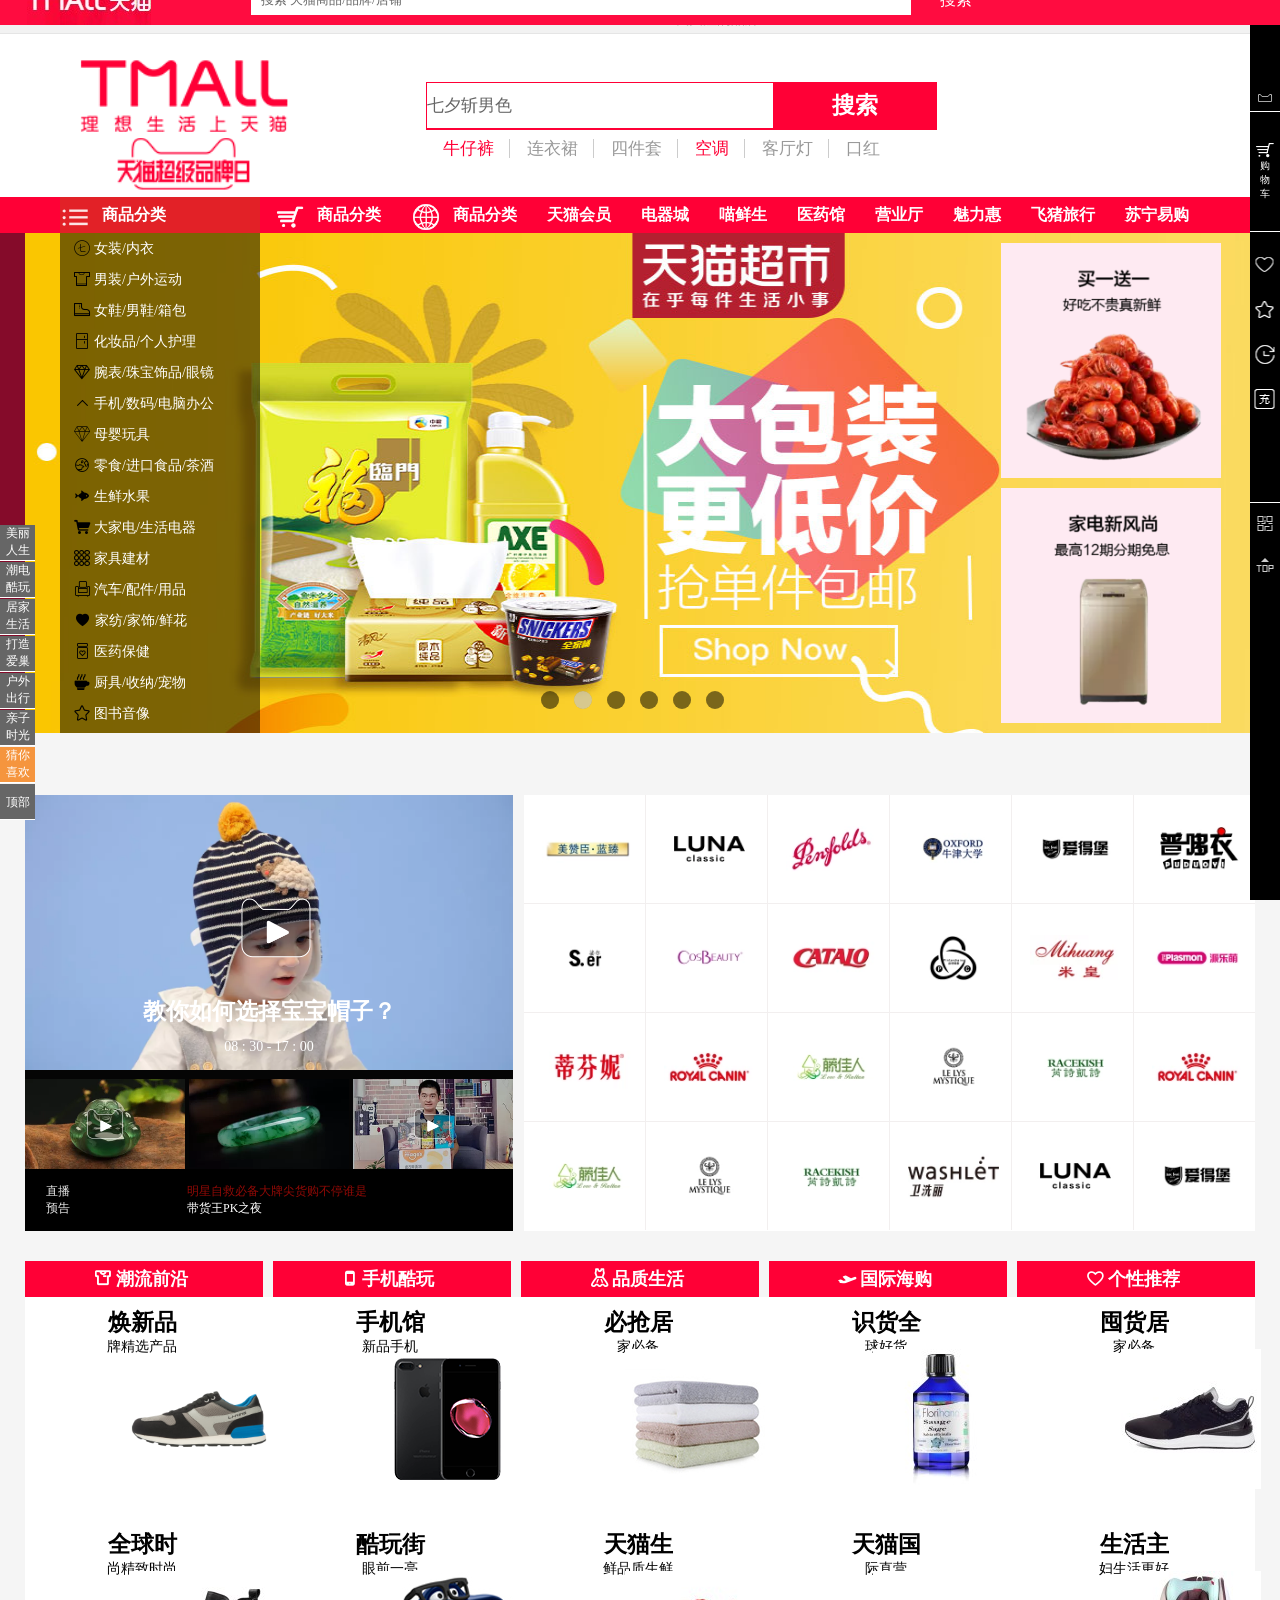
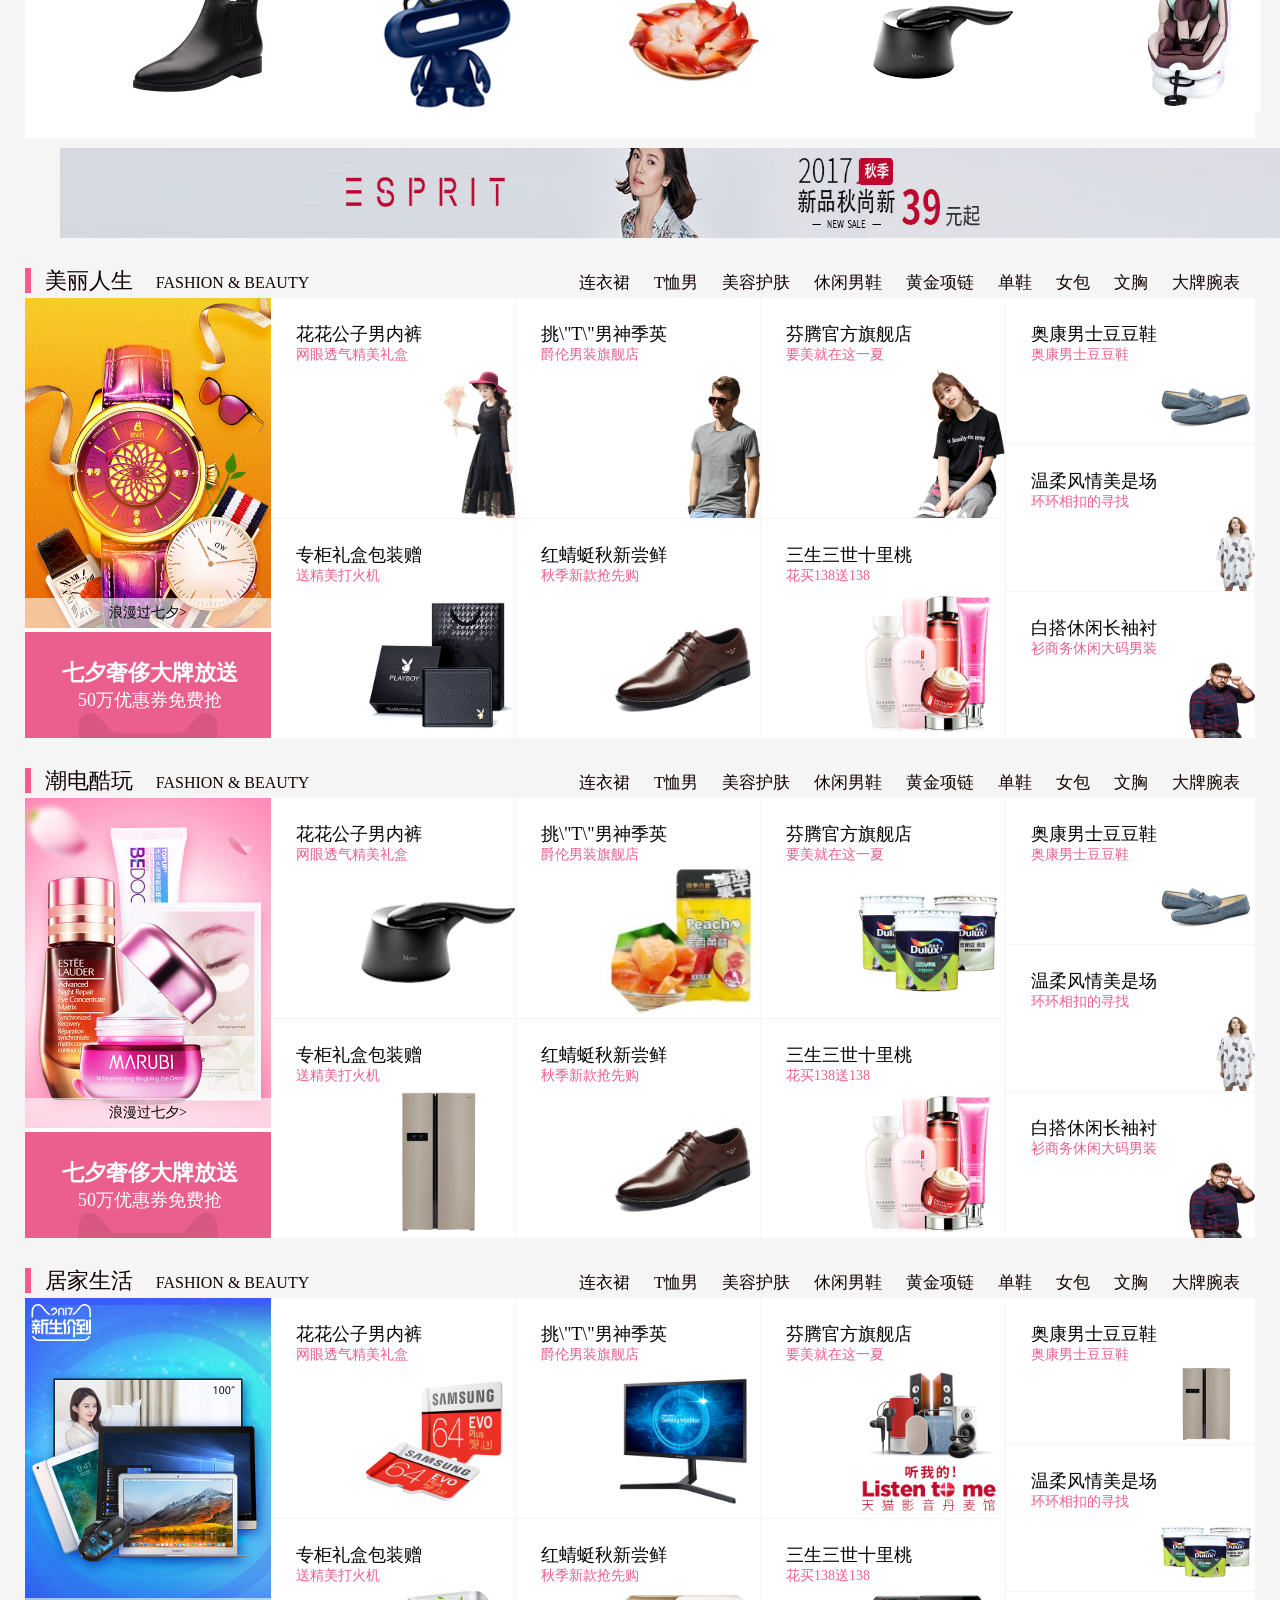
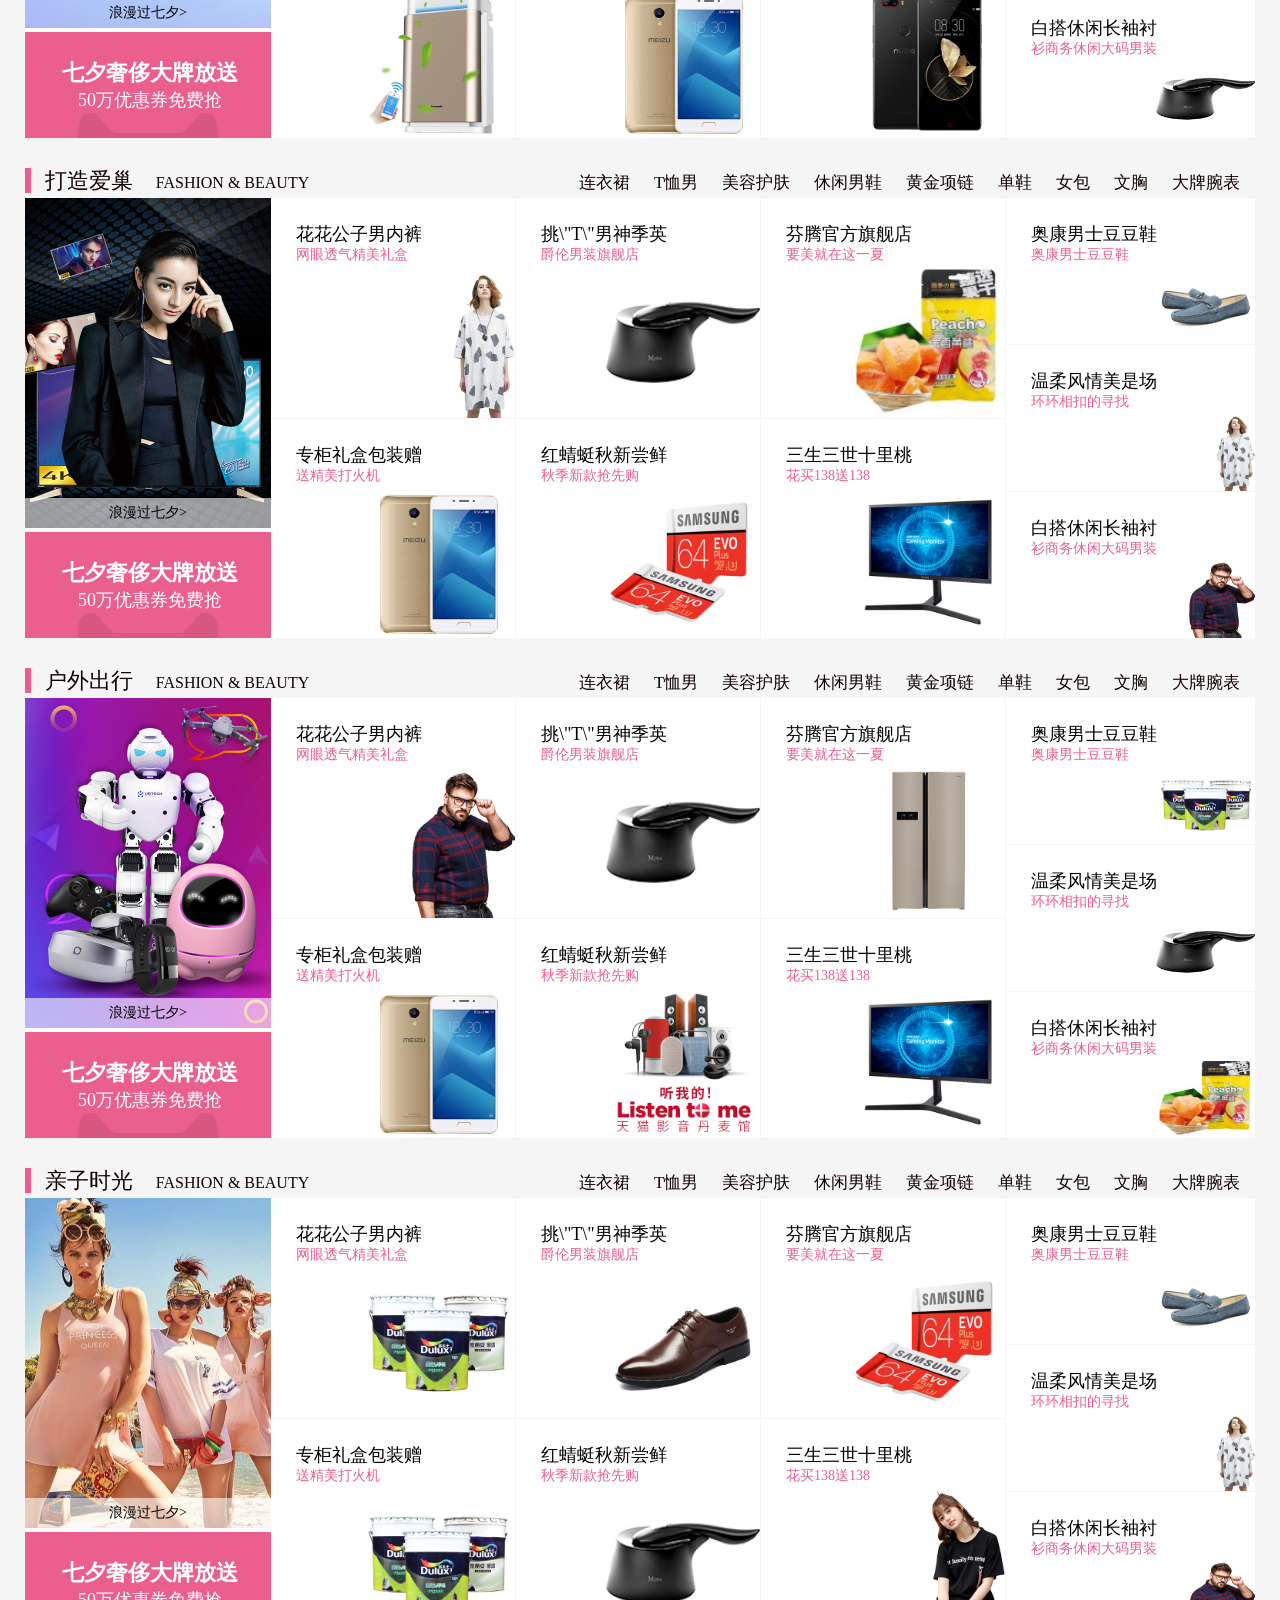
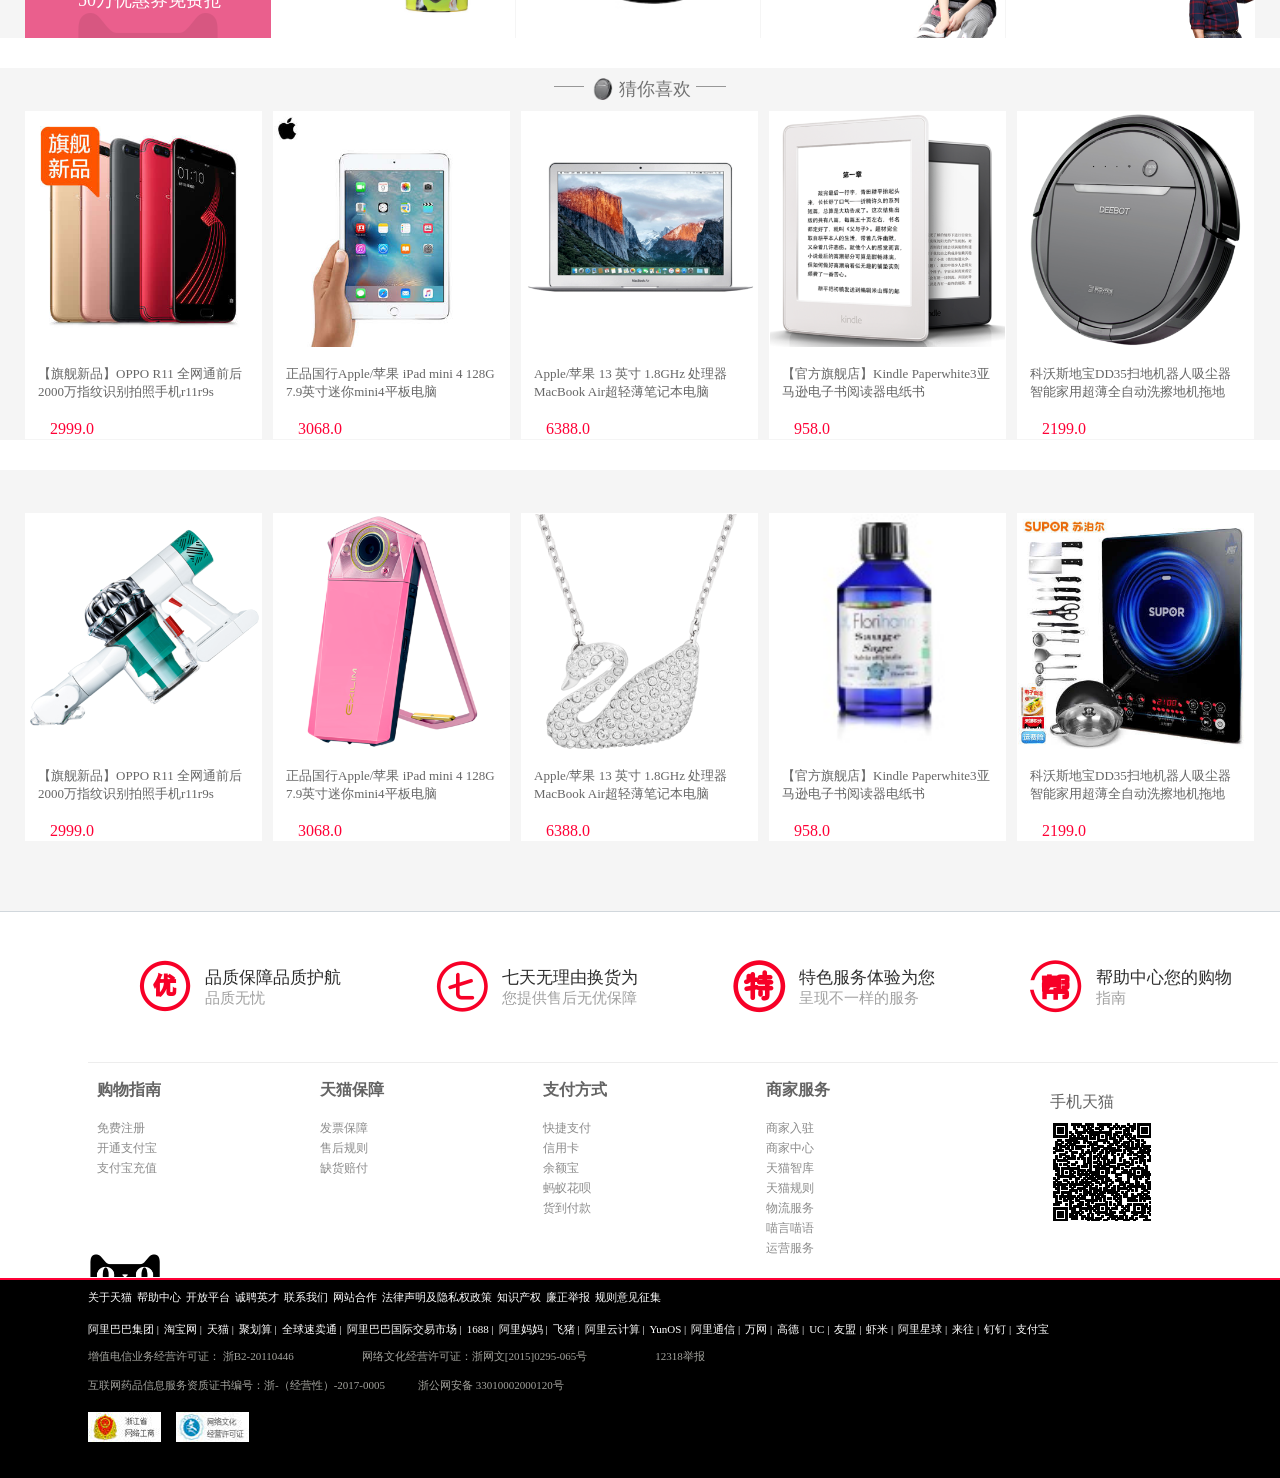
<file: index.html>
<!DOCTYPE html>
<html lang="en">
<head>
	<meta charset="UTF-8">
	<title>天猫</title>
	<link rel="stylesheet" href="css/index.css">
	<link rel="stylesheet" href="iconfnt1/iconfont.css">
	<link rel="stylesheet" href="iconfont/iconfont.css">
	<link rel="shortcut icon" href="img/tianmao.jpg">
	<script src="js/index.js"></script>
	<script src="js/兼容.js"></script>

</head>
<body>
	<!-- 头部开始 -->
	<!-- <a name="dingbu"></a> -->
	<div class="search">
		<div class="search-box">
			<img src="img/search.jpg" alt="">
			<input type="text" placeholder="搜索 天猫商品/品牌/店铺">
			<botton>搜索</botton>
		</div>	
	</div>
	<header>
		<section class="head-box">
			<div class="head-left">
				<div class="hai">喵，欢迎来天猫</div>
				<a href="" class="denglu">请登录</a>
				<a href="" class="zhuce">免费注册</a>
			</div>
			<ul class="head-right">
				<li class="head-right-1">
					<a href="" class="head-right-one">我的淘宝</a>
					<i class="iconfont icon-sanjiao1"></i>								
					<ul class="baby">
						<li><a href="">已买到的宝贝</a></li>
						<li><a href="">已卖出的宝贝</a></li>
					</ul>
				</li>
				<li>
					<i class="iconfont icon-xiezi"></i>
					<a href="" class="head-right-two">我关注的品牌</a>
				</li>
				<li>
					<i class="iconfont icon-gouwuchexuanzhong"></i>
					<a href="" class="head-right-two">购物车0件</a>
				</li>
				<li class="head-right-1 coll">
					<a href="" class="head-right-one">收藏夹
						<i class="iconfont icon-sanjiao1"></i>	
					</a>
					<ul class="baby baby1">
						<li><a href="">收藏的宝贝</a></li>
						<li><a href="">收藏的店铺</a></li>
					</ul>
				</li>
				<li class="phone-erweima">
					<div class="gang"></div>
					<i class="iconfont icon-shouji"></i>
					<a href="" class="head-right-two">手机版</a>
					<div class="shouji-yinying"><div class="shouji-erwei"><img src="img/phone.jpg" alt=""></div></div>
				</li>
				<li>
					<a href="" class="head-right-two">淘宝网</a>
				</li>
				<li class="head-right-1 head-right-11">
					<a href="" class="head-right-one">商家支持
						<i class="iconfont icon-sanjiao1"></i>	
					</a>
					<ul class="shangjia-shop">
						aaaa
					</ul>
				</li>

			</ul>
		</section>
	</header>
	<!-- 头部结束 -->
	<!-- 导航开始 -->
	<section class="nav">
		<div class="nav-logo"></div>
		<div class="nav-search">
			<input class="search-left" placeholder="七夕斩男色">
			<a href="" class="search-right"><b>搜索</b></a>
		</div>
		<ul class="search-zi">
			<li><a href="" class="search-zi-one">牛仔裤</a></li>
			<li><a href="" class="search-zi-two">连衣裙</a></li>
			<li><a href="" class="search-zi-two">四件套</a></li>
			<li><a href="" class="search-zi-one">空调</a></li>
			<li><a href="" class="search-zi-two">客厅灯</a></li>
			<li><a href="" class="search-zi-last">口红</a></li>
		</ul>
	</section>
	<!-- 导航结束 -->
	<!-- 轮播开始 -->
	<section class="banner">
		<div class="banner-top">
			<div class="shangfen">
				<img src="img/shangpinfenlei.png">
				<p>商品分类</p>
			</div>
			<ul class="shoplist">
				<li>
					<img src="img/hover-pic.png" alt="" class="hover">					
					<a href="">					
						<img src="img/tianmaochaoshi.png">
						<p>商品分类</p>
					</a>

				</li>
				<li>
					<img src="img/hover-pic.png" alt="" class="hover">		
					<a href="">
						<img src="img/tianmaoguoji.png" alt="">
						<p>商品分类</p>
					</a>
				</li>
				<li>
					<img src="img/hover-pic.png" alt="" class="hover">		
					<a href="">
						<p>天猫会员</p>
					</a>
				</li>
				<li>
					<img src="img/hover-pic.png" alt="" class="hover">		
					<a href="">
						<p>电器城</p>
					</a>
				</li>
				<li>
					<img src="img/hover-pic.png" alt="" class="hover">		
					<a href="">
						<p>喵鲜生</p>
					</a>
				</li>
				<li>
					<img src="img/hover-pic.png" alt="" class="hover">		
					<a href="">
						<p>医药馆</p>
					</a>
				</li>
				<li>
					<img src="img/hover-pic.png" alt="" class="hover">		
					<a href="">
						<p>营业厅</p>
					</a>
				</li>
				<li>
					<img src="img/hover-pic.png" alt="" class="hover">		
					<a href="">
						<p>魅力惠</p>
					</a>
				</li>
				<li>
					<img src="img/hover-pic.png" alt="" class="hover">		
					<a href="">
						<p>飞猪旅行</p>
					</a>
				</li>
				<li>
					<img src="img/hover-pic.png" alt="" class="hover">		
					<a href="">
						<p>苏宁易购</p>
					</a>
				</li>
			</ul>
		</div>
		<div class="banner_bottom">
			<ul class="banner-box">
				<li><a href="">
					<img src="img/one.jpg" alt="" class="img-1">
				</a></li>
				<li><a href="">
					<img src="img/one-1.jpg" alt="" class="img-1">
				</a></li>
				<li><a href="">
					<img src="img/one-6.webp" alt="" class="img-1">
				</a></li>
				<li><a href="">
					<img src="img/one-3.jpg" alt="" class="img-1">
				</a></li>
				<li><a href="">
					<img src="img/one-4.webp" alt="" class="img-1">
				</a></li>
				<li><a href="">
					<img src="img/one-5.webp" alt="" class="img-1">
				</a></li>
			</ul>
			<ul class="circle">
				<li><a href="javascript:;" class="circle1 circle2"></a></li>
				<li><a href="javascript:void(0)" class="circle1"></a></li>
				<li><a href="javascript:void(0)" class="circle1"></a></li>
				<li><a href="javascript:void(0)" class="circle1"></a></li>
				<li><a href="javascript:void(0)" class="circle1"></a></li>
				<li><a href="javascript:void(0)" class="circle1"></a></li>
			</ul>
			<div class="big-img">
				<a href="">
					<img src="img/two.webp" alt="">
				</a>
				<a href="">
					<img src="img/thr.webp" alt="">
				</a>
			</div>
			<ul class="shop-list">
				<li>
					<i class="iconfont icon-nvzhuangneiyi"></i>
					<a href="">女装/内衣</a>
					<ul class="item">111111</ul>
				</li>
				<li>
					<i class="iconfont icon-nanzhuang"></i>
					<a href="">男装/户外运动</a>
					<ul class="item">222222</ul>
				</li>
				<li>
					<i class="iconfont icon-xie"></i>
					<a href="">女鞋/男鞋/箱包</a>
					<ul class="item">333333</ul>
				</li>
				<li>
					<i class="iconfont icon-huazhuangpin"></i>
					<a href="">化妆品/个人护理</a>
					<ul class="item">444444</ul>
				</li>
				<li>
					<i class="iconfont icon-zhubaoshipin"></i>
					<a href="">腕表/珠宝饰品/眼镜</a>
					<ul class="item">55555</ul>
				</li>
				<li>
					<i class="iconfont icon-shumashouji"></i>
					<a href="">手机/数码/电脑办公</a>
					<ul class="item">66666</ul>
				</li>
				<li>
					<i class="iconfont icon-muyingwanju"></i>
					<a href="">母婴玩具</a>
					<ul class="item">77777</ul>
				</li>
				<li>
					<i class="iconfont icon-shipin"></i>
					<a href="">零食/进口食品/茶酒</a>
					<ul class="item">88888</ul>
				</li>
				<li>
					<i class="iconfont icon-shengxianshuiguo"></i>
					<a href="">生鲜水果</a>
					<ul class="item">99999</ul>
				</li>
				<li>
					<i class="iconfont icon-jiayongdianqi"></i>
					<a href="">大家电/生活电器</a>
					<ul class="item">aaaaa</ul>
				</li>
				<li>
					<i class="iconfont icon-jiajujiancai"></i>
					<a href="">家具建材</a>
					<ul class="item">bbbbb</ul>
				</li>
				<li>
					<i class="iconfont icon-qichepeijian"></i>
					<a href="">汽车/配件/用品</a>
					<ul class="item">ccccc</ul>
				</li>
				<li>
					<i class="iconfont icon-jiafangjiashi"></i>
					<a href="">家纺/家饰/鲜花</a>
					<ul class="item">ddddd</ul>
				</li>
				<li>
					<i class="iconfont icon-yiyaobaojian"></i>
					<a href="">医药保健</a>
					<ul class="item">eeeee</ul>
				</li>
				<li>
					<i class="iconfont icon-kafei"></i>
					<a href="">厨具/收纳/宠物</a>
					<ul class="item">fffff</ul>
				</li>
				<li>
					<i class="iconfont icon-tushuyinxiang"></i>
					<a href="">图书音像</a>
					<ul class="item">ggggg</ul>
				</li>
			</ul>
		</div>
	</section>
	<!-- 轮播结束 -->
	<!-- 直播开始 -->
	<section class="zhibo">
		<div class="zhibo-box">
			<div class="zhibo-left">
				<div class="zhibo-top">
					<img src="img/zhibo1.webp" alt="">
					<a href="" class="zhibo-2">
						<img src="img/zhibo2.png" alt="">
					</a>
					<div>教你如何选择宝宝帽子？ </div>
					<div> 08 : 30 - 17 : 00 </div>
				</div>
				<ul class="zhibo-bottom">
					<li class="zhibo-bottom-one">
						<a href=""><img src="img/zhibo2.webp" alt=""></a>
						<a href="" class="zhezhao-zhi"></a>
						<a href="" class="zhibo-3"><img src="img/zhibo2.png" alt=""></a>
					</li>
					<li>
						<a href=""><img src="img/zhibo3.webp" alt=""></a>
						<a href="" class="zhezhao-zhi-1"></a>
						<a href="" class="zhibo-3-3"><img src="img/zhibo2.png" alt=""></a>
					</li>
					<li>
						<a href=""><img src="img/zhibo4.webp" alt=""></a>
						<a href="" class="zhezhao-zhi"></a>
						<a href="" class="zhibo-3"><img src="img/zhibo2.png" alt=""></a>
					</li>
				</ul>
				<div class="zhibo-yugao">
					<div class="yugao-zi">直播预告</div>
					<div class="yugao-zi1">明星自救必备大牌尖货购不停谁是带货王PK之夜</div>
				</div>
			</div>
			<!-- <a href=""> -->
				<ul class="zhibo-right">
					<li>
						<img src="img/zhibo11.webp" alt="">
						<div class="zhibo-zhezhao">
							<div class="ershi">关注人数20万</div>
							<a href="" class="zhibo-zhezhao-zi">点击进入</a></div>
					</li>
					<li>
						<img src="img/zhibo12.webp" alt="">
						<div class="zhibo-zhezhao"><div class="ershi">关注人数20万</div>
							<a href="" class="zhibo-zhezhao-zi">点击进入</a></div>
					</li>
					<li>
						<img src="img/zhibo13.webp" alt="">
						<div class="zhibo-zhezhao"><div class="ershi">关注人数20万</div>
							<a href="" class="zhibo-zhezhao-zi">点击进入</a></div>
					</li>
					<li>
						<img src="img/zhibo14.webp" alt="">
						<div class="zhibo-zhezhao">
							<div class=""><div class="ershi">关注人数20万</div>
							<a href="" class="zhibo-zhezhao-zi">点击进入</a></div>
						</div>
					</li>
					<li>
						<img src="img/zhibo15.webp" alt="">
						<div class="zhibo-zhezhao"><div class="ershi">关注人数20万</div>
							<a href="" class="zhibo-zhezhao-zi">点击进入</a></div>
					</li>
					<li>
						<img src="img/zhibo16.webp" alt="">
						<div class="zhibo-zhezhao"><div class="ershi">关注人数20万</div>
							<a href="" class="zhibo-zhezhao-zi">点击进入</a></div>
					</li>
					<li>
						<img src="img/zhibo17.webp" alt="">
						<div class="zhibo-zhezhao"><div class="ershi">关注人数20万</div>
							<a href="" class="zhibo-zhezhao-zi">点击进入</a></div>
					</li>
					<li>
						<img src="img/zhibo18.webp" alt="">
						<div class="zhibo-zhezhao"><div class="ershi">关注人数20万</div>
							<a href="" class="zhibo-zhezhao-zi">点击进入</a></div>
					</li>
					<li>
						<img src="img/zhibo19.webp" alt="">
						<div class="zhibo-zhezhao"><div class="ershi">关注人数20万</div>
							<a href="" class="zhibo-zhezhao-zi">点击进入</a></div>
					</li>
					<li>
						<img src="img/zhibo20.webp" alt="">
						<div class="zhibo-zhezhao"><div class="ershi">关注人数20万</div>
							<a href="" class="zhibo-zhezhao-zi">点击进入</a></div>
					</li>
					<li>
						<img src="img/zhibo21.webp" alt="">
						<div class="zhibo-zhezhao"><div class="ershi">关注人数20万</div>
							<a href="" class="zhibo-zhezhao-zi">点击进入</a></div>
					</li>
					<li>
						<img src="img/zhibo22.webp" alt="">
						<div class="zhibo-zhezhao"><div class="ershi">关注人数20万</div>
							<a href="" class="zhibo-zhezhao-zi">点击进入</a></div>
					</li>
					<li>
						<img src="img/zhibo23.webp" alt="">
						<div class="zhibo-zhezhao"><div class="ershi">关注人数20万</div>
							<a href="" class="zhibo-zhezhao-zi">点击进入</a></div>
					</li>
					<li>
						<img src="img/zhibo24.webp" alt="">
						<div class="zhibo-zhezhao"><div class="ershi">关注人数20万</div>
							<a href="" class="zhibo-zhezhao-zi">点击进入</a></div>
					</li>
					<li>
						<img src="img/zhibo25.webp" alt="">
						<div class="zhibo-zhezhao"><div class="ershi">关注人数20万</div>
							<a href="" class="zhibo-zhezhao-zi">点击进入</a></div>
					</li>
					<li>
						<img src="img/zhibo26.webp" alt="">
						<div class="zhibo-zhezhao"><div class="ershi">关注人数20万</div>
							<a href="" class="zhibo-zhezhao-zi">点击进入</a></div>
					</li>
					<li>
						<img src="img/zhibo27.webp" alt="">
						<div class="zhibo-zhezhao"><div class="ershi">关注人数20万</div>
							<a href="" class="zhibo-zhezhao-zi">点击进入</a></div>
					</li>
					<li>
						<img src="img/zhibo28.webp" alt="">
						<div class="zhibo-zhezhao"><div class="ershi">关注人数20万</div>
							<a href="" class="zhibo-zhezhao-zi">点击进入</a></div>
					</li>
					<li>
						<img src="img/zhibo29.webp" alt="">
						<div class="zhibo-zhezhao"><div class="ershi">关注人数20万</div>
							<a href="" class="zhibo-zhezhao-zi">点击进入</a></div>
					</li>
					<li>
						<img src="img/zhibo30.webp" alt="">
						<div class="zhibo-zhezhao"><div class="ershi">关注人数20万</div>
							<a href="" class="zhibo-zhezhao-zi">点击进入</a></div>
					</li>
					<li>
						<img src="img/zhibo31.webp" alt="">
						<div class="zhibo-zhezhao"><div class="ershi">关注人数20万</div>
							<a href="" class="zhibo-zhezhao-zi">点击进入</a></div>
					</li>
					<li>
						<img src="img/zhibo32.webp" alt="">
						<div class="zhibo-zhezhao"><div class="ershi">关注人数20万</div>
							<a href="" class="zhibo-zhezhao-zi">点击进入</a></div>
					</li>
					<li>
						<img src="img/zhibo12.webp" alt="">
						<div class="zhibo-zhezhao"><div class="ershi">关注人数20万</div>
							<a href="" class="zhibo-zhezhao-zi">点击进入</a></div>
					</li>
					<li>
						<img src="img/zhibo15.webp" alt="">
						<div class="zhibo-zhezhao"><div class="ershi">关注人数20万</div>
							<a href="" class="zhibo-zhezhao-zi">点击进入</a></div>
					</li>
				</ul>
			<!-- </a> -->
		</div>
	</section>
	<!-- 直播结束 -->
	<!-- 潮流开始 -->
	<section class="fashion">
		<div class="fashion-box">
			<ul class="fashion-top">
				<li>
					<i class="iconfont icon-yifu"></i>
					<span>潮流前沿</span>
				</li>
				<li>
					<i class="iconfont icon-shouji1"></i>
					<span>手机酷玩</span>
				</li>
				<li>
					<i class="iconfont icon-lianyiqun"></i>
					<span>品质生活</span>
				</li>
				<li>
					<i class="iconfont icon-4"></i>
					<span>国际海购</span>
				</li>
				<li>
					<i class="iconfont icon-taoxin"></i>
					<span>个性推荐</span>
				</li>
			</ul>
			<ul class="fashion-bottom">
				<li>
					<a href="" class="huanxin">焕新品牌精选产品</a>
					<a href="" class="huanxin-tu">
						<img src="img/huanxin1.png" alt="">
					</a>
					<!-- <div class="f-tiao"></div> -->
					<!-- <a href="" class="huanxin">全球大牌精致时尚</a>
					<a href="" class="huanxin-tu">
						<img src="img/huanxin1.png" alt="">
					</a> -->
				</li>
				<li>
					<a href="" class="huanxin">手机馆新品手机</a>
					<a href="" class="huanxin-tu">
						<img src="img/huanxin2.png" alt="">
					</a>
				</li>
				<li>
					<a href="" class="huanxin">必抢居家必备</a>
					<a href="" class="huanxin-tu">
						<img src="img/huanxin3.jpg" alt="">
					</a>
				</li>
				<li>
					<a href="" class="huanxin">识货全球好货</a>
					<a href="" class="huanxin-tu">
						<img src="img/huanxin4.jpg" alt="">
					</a>
				</li>
				<li>
					<a href="" class="huanxin">囤货居家必备</a>
					<a href="" class="huanxin-tu">
						<img src="img/huanxin5.jpg" alt="">
					</a>
				</li>
				<li>
					<a href="" class="huanxin">全球时尚精致时尚</a>
					<a href="" class="huanxin-tu">
						<img src="img/huanxin6.jpg" alt="">
					</a>
				</li>
				<li>
					<a href="" class="huanxin">酷玩街眼前一亮</a>
					<a href="" class="huanxin-tu">
						<img src="img/huanxin7.jpg" alt="">
					</a>
				</li>
				<li>
					<a href="" class="huanxin">天猫生鲜品质生鲜</a>
					<a href="" class="huanxin-tu">
						<img src="img/huanxin8.jpg" alt="">
					</a>
				</li>
				<li>
					<a href="" class="huanxin">天猫国际直营</a>
					<a href="" class="huanxin-tu">
						<img src="img/huanxin9.jpg" alt="">
					</a>
				</li>
				<li>
					<a href="" class="huanxin">生活主妇生活更好</a>
					<a href="" class="huanxin-tu">
						<img src="img/huanxin10.jpg" alt="">
					</a>
				</li>
			</ul>
		</div>
	</section>
	<!-- 潮流结束 -->
	<!-- 宋慧乔 -->
	<section class="huiqiao">
		<span class="huiqiao-tu">
			<img src="img/songhuiqiao.jpg" alt="">
		</span>
	</section>
	<!-- 美丽人生开始 -->
	<!-- <a name="meili"></a> -->
	<section class="beauty floor">
		<div class="beauty-box">
			<div class="top-box">
				<!-- 左 -->
				<span class="beauty-top">
					<div class="top-left">美丽人生</div>
					<div class="top-right">FASHION & BEAUTY</div>
				</span>
				<!-- 右 -->
				<ul class="beauty-top-right">
					<li><a href="">连衣裙</a></li>
					<li><a href="">T恤男</a></li>
					<li><a href="">美容护肤</a></li>
					<li><a href="">休闲男鞋</a></li>
					<li><a href="">黄金项链</a></li>
					<li><a href="">单鞋</a></li>
					<li><a href="">女包</a></li>
					<li><a href="">文胸</a></li>
					<li><a href="">大牌腕表</a></li>
				</ul>
			</div>
			<div class="bottom-box">
				<!-- 左 -->
				<a href="" class="bottom-left">
					<div class="left-mei">
						<img srcPath="img/mei.jpg" alt="" class="imgF">
						<div class="zhezhao1"></div>
						<div class="langman">浪漫过七夕></div>
						<div class="fangsong">
							<div class="fangsong-zi"><strong>七夕奢侈大牌放送</strong>
						50万优惠券免费抢</div>
							<div class="touming"></div>
						</div>
					</div>
				</a>
				<!-- 右1 -->
				<a href="">
				<ul>
					<li>
						<div class="hua">花花公子男内裤网眼透气精美礼盒</div>
						<div class="mei2">
							<img srcPath="img/mei1.jpg" alt="" class="imgF">
						</div>
					</li>
					<li>
						<div class="hua">挑\"T\"男神季英爵伦男装旗舰店</div>
						<div class="mei2">
							<img srcPath="img/mei2.jpg" alt="" class="imgF">
						</div>
					</li>
					<li>
						<div class="hua">芬腾官方旗舰店要美就在这一夏</div>
						<div class="mei2">
							<img srcPath="img/mei3.jpg" alt="" class="imgF">
						</div>
					</li>
					<li>
						<div class="hua">专柜礼盒包装赠送精美打火机</div>
						<div class="mei2">
							<img srcPath="img/mei4.jpg" alt="" class="imgF">
						</div>
					</li>
					<li>
						<div class="hua">红蜻蜓秋新尝鲜秋季新款抢先购</div>
						<div class="mei2">
							<img srcPath="img/mei5.jpg" alt="" class="imgF">
						</div>
					</li>
					<li>
						<div class="hua">三生三世十里桃花买138送138</div>
						<div class="mei2">
							<img srcPath="img/mei6.jpg" alt="" class="imgF">
						</div>
					</li>
				</ul>
				</a>
				<!-- 右2 -->
				<a href="" class="bottom-you">
					<ul>
						<li>
							<div class="hua">奥康男士豆豆鞋奥康男士豆豆鞋</div>
							<div class="mei3">
								<img srcPath="img/mei7.jpg" alt="" class="imgF">
							</div>
						</li>
						<li>
							<div class="hua">温柔风情美是场环环相扣的寻找</div>
							<div class="mei3">
								<img srcPath="img/mei8.jpg" alt="" class="imgF">
							</div>
						</li>
						<li>
							<div class="hua">白搭休闲长袖衬衫商务休闲大码男装</div>
							<div class="mei3">
								<img srcPath="img/mei9.jpg" alt="" class="imgF">
							</div>
						</li>
					</ul>
				</a>
			</div>
		</div>
	</section>
	<!-- 美丽人生结束 -->
	<!-- 潮流酷玩开始 -->
	<!-- <a name="chaodian"></a> -->
	<section class="beauty floor">
		<div class="beauty-box">
			<div class="top-box">
				<!-- 左 -->
				<span class="beauty-top">
					<div class="top-left">潮电酷玩</div>
					<div class="top-right">FASHION & BEAUTY</div>
				</span>
				<!-- 右 -->
				<ul class="beauty-top-right">
					<li><a href="">连衣裙</a></li>
					<li><a href="">T恤男</a></li>
					<li><a href="">美容护肤</a></li>
					<li><a href="">休闲男鞋</a></li>
					<li><a href="">黄金项链</a></li>
					<li><a href="">单鞋</a></li>
					<li><a href="">女包</a></li>
					<li><a href="">文胸</a></li>
					<li><a href="">大牌腕表</a></li>
				</ul>
			</div>
			<div class="bottom-box">
				<!-- 左 -->
				<a href="" class="bottom-left">
					<div class="left-mei">
						<img srcPath="img/fen.jpg" alt="">
						<div class="zhezhao1"></div>
						<div class="langman">浪漫过七夕></div>
						<div class="fangsong">
							<div class="fangsong-zi"><strong>七夕奢侈大牌放送</strong>
						50万优惠券免费抢</div>
							<div class="touming"></div>
						</div>
					</div>
				</a>
				<!-- 右1 -->
				<a href="">
				<ul>
					<li>
						<div class="hua">花花公子男内裤网眼透气精美礼盒</div>
						<div class="mei2">
							<img srcPath="img/chaoliu9.jpg" alt="">
						</div>
					</li>
					<li>
						<div class="hua">挑\"T\"男神季英爵伦男装旗舰店</div>
						<div class="mei2">
							<img srcPath="img/chaoliu10.jpg" alt="">
						</div>
					</li>
					<li>
						<div class="hua">芬腾官方旗舰店要美就在这一夏</div>
						<div class="mei2">
							<img srcPath="img/chaoliu11.jpg" alt="">
						</div>
					</li>
					<li>
						<div class="hua">专柜礼盒包装赠送精美打火机</div>
						<div class="mei2">
							<img srcPath="img/chaoliu12.jpg" alt="">
						</div>
					</li>
					<li>
						<div class="hua">红蜻蜓秋新尝鲜秋季新款抢先购</div>
						<div class="mei2">
							<img srcPath="img/mei5.jpg" alt="">
						</div>
					</li>
					<li>
						<div class="hua">三生三世十里桃花买138送138</div>
						<div class="mei2">
							<img srcPath="img/mei6.jpg" alt="">
						</div>
					</li>
				</ul>
				</a>
				<!-- 右2 -->
				<a href="" class="bottom-you">
					<ul>
						<li>
							<div class="hua">奥康男士豆豆鞋奥康男士豆豆鞋</div>
							<div class="mei3">
								<img srcPath="img/mei7.jpg" alt="">
							</div>
						</li>
						<li>
							<div class="hua">温柔风情美是场环环相扣的寻找</div>
							<div class="mei3">
								<img srcPath="img/mei8.jpg" alt="">
							</div>
						</li>
						<li>
							<div class="hua">白搭休闲长袖衬衫商务休闲大码男装</div>
							<div class="mei3">
								<img srcPath="img/mei9.jpg" alt="">
							</div>
						</li>
					</ul>
				</a>
			</div>
		</div>
	</section>
	<!-- 潮流酷玩结束 -->
	<!--居家生活开始 -->
	<!-- <a name="jujia"></a> -->
	<section class="beauty floor">
		<div class="beauty-box">
			<div class="top-box">
				<!-- 左 -->
				<span class="beauty-top">
					<div class="top-left">居家生活</div>
					<div class="top-right">FASHION & BEAUTY</div>
				</span>
				<!-- 右 -->
				<ul class="beauty-top-right">
					<li><a href="">连衣裙</a></li>
					<li><a href="">T恤男</a></li>
					<li><a href="">美容护肤</a></li>
					<li><a href="">休闲男鞋</a></li>
					<li><a href="">黄金项链</a></li>
					<li><a href="">单鞋</a></li>
					<li><a href="">女包</a></li>
					<li><a href="">文胸</a></li>
					<li><a href="">大牌腕表</a></li>
				</ul>
			</div>
			<div class="bottom-box">
				<!-- 左 -->
				<a href="" class="bottom-left">
					<div class="left-mei">
						<img srcPath="img/lan.jpg" alt="">
						<div class="zhezhao1"></div>
						<div class="langman">浪漫过七夕></div>
						<div class="fangsong">
							<div class="fangsong-zi"><strong>七夕奢侈大牌放送</strong>
						50万优惠券免费抢</div>
							<div class="touming"></div>
						</div>
					</div>
				</a>
				<!-- 右1 -->
				<a href="">
				<ul>
					<li>
						<div class="hua">花花公子男内裤网眼透气精美礼盒</div>
						<div class="mei2">
							<img srcPath="img/kuwan2.jpg" alt="">
						</div>
					</li>
					<li>
						<div class="hua">挑\"T\"男神季英爵伦男装旗舰店</div>
						<div class="mei2">
							<img srcPath="img/kuwan3.jpg" alt="">
						</div>
					</li>
					<li>
						<div class="hua">芬腾官方旗舰店要美就在这一夏</div>
						<div class="mei2">
							<img srcPath="img/kuwan5.jpg" alt="">
						</div>
					</li>
					<li>
						<div class="hua">专柜礼盒包装赠送精美打火机</div>
						<div class="mei2">
							<img srcPath="img/kuwan6.jpg" alt="">
						</div>
					</li>
					<li>
						<div class="hua">红蜻蜓秋新尝鲜秋季新款抢先购</div>
						<div class="mei2">
							<img srcPath="img/kuwan7.jpg" alt="">
						</div>
					</li>
					<li>
						<div class="hua">三生三世十里桃花买138送138</div>
						<div class="mei2">
							<img srcPath="img/kuwan8.jpg" alt="">
						</div>
					</li>
				</ul>
				</a>
				<!-- 右2 -->
				<a href="" class="bottom-you">
					<ul>
						<li>
							<div class="hua">奥康男士豆豆鞋奥康男士豆豆鞋</div>
							<div class="mei3">
								<img srcPath="img/chaoliu12.jpg" alt="">
							</div>
						</li>
						<li>
							<div class="hua">温柔风情美是场环环相扣的寻找</div>
							<div class="mei3">
								<img srcPath="img/chaoliu11.jpg" alt="">
							</div>
						</li>
						<li>
							<div class="hua">白搭休闲长袖衬衫商务休闲大码男装</div>
							<div class="mei3">
								<img srcPath="img/chaoliu9.jpg" alt="">
							</div>
						</li>
					</ul>
				</a>
			</div>
		</div>
	</section>
	<!-- 居家生活结束 -->
	<!-- 打造爱巢开始 -->
	<!-- <a name="dazao"></a> -->
	<section class="beauty floor">
		<div class="beauty-box">
			<div class="top-box">
				<!-- 左 -->
				<span class="beauty-top">
					<div class="top-left">打造爱巢</div>
					<div class="top-right">FASHION & BEAUTY</div>
				</span>
				<!-- 右 -->
				<ul class="beauty-top-right">
					<li><a href="">连衣裙</a></li>
					<li><a href="">T恤男</a></li>
					<li><a href="">美容护肤</a></li>
					<li><a href="">休闲男鞋</a></li>
					<li><a href="">黄金项链</a></li>
					<li><a href="">单鞋</a></li>
					<li><a href="">女包</a></li>
					<li><a href="">文胸</a></li>
					<li><a href="">大牌腕表</a></li>
				</ul>
			</div>
			<div class="bottom-box">
				<!-- 左 -->
				<a href="" class="bottom-left">
					<div class="left-mei">
						<img srcPath="img/re.jpg" alt="">
						<div class="zhezhao1"></div>
						<div class="langman">浪漫过七夕></div>
						<div class="fangsong">
							<div class="fangsong-zi"><strong>七夕奢侈大牌放送</strong>
						50万优惠券免费抢</div>
							<div class="touming"></div>
						</div>
					</div>
				</a>
				<!-- 右1 -->
				<a href="">
				<ul>
					<li>
						<div class="hua">花花公子男内裤网眼透气精美礼盒</div>
						<div class="mei2">
							<img srcPath="img/mei8.jpg" alt="">
						</div>
					</li>
					<li>
						<div class="hua">挑\"T\"男神季英爵伦男装旗舰店</div>
						<div class="mei2">
							<img srcPath="img/chaoliu9.jpg" alt="">
						</div>
					</li>
					<li>
						<div class="hua">芬腾官方旗舰店要美就在这一夏</div>
						<div class="mei2">
							<img srcPath="img/chaoliu10.jpg" alt="">
						</div>
					</li>
					<li>
						<div class="hua">专柜礼盒包装赠送精美打火机</div>
						<div class="mei2">
							<img srcPath="img/kuwan7.jpg" alt="">
						</div>
					</li>
					<li>
						<div class="hua">红蜻蜓秋新尝鲜秋季新款抢先购</div>
						<div class="mei2">
							<img srcPath="img/kuwan2.jpg" alt="">
						</div>
					</li>
					<li>
						<div class="hua">三生三世十里桃花买138送138</div>
						<div class="mei2">
							<img srcPath="img/kuwan3.jpg" alt="">
						</div>
					</li>
				</ul>
				</a>
				<!-- 右2 -->
				<a href="" class="bottom-you">
					<ul>
						<li>
							<div class="hua">奥康男士豆豆鞋奥康男士豆豆鞋</div>
							<div class="mei3">
								<img srcPath="img/mei7.jpg" alt="">
							</div>
						</li>
						<li>
							<div class="hua">温柔风情美是场环环相扣的寻找</div>
							<div class="mei3">
								<img srcPath="img/mei8.jpg" alt="">
							</div>
						</li>
						<li>
							<div class="hua">白搭休闲长袖衬衫商务休闲大码男装</div>
							<div class="mei3">
								<img srcPath="img/mei9.jpg" alt="">
							</div>
						</li>
					</ul>
				</a>
			</div>
		</div>
	</section>
	<!-- 打造爱巢结束 -->
	<!-- 户外出行开始 -->
	<!-- <a name="huwai"></a> -->
	<section class="beauty floor">
		<div class="beauty-box">
			<div class="top-box">
				<!-- 左 -->
				<span class="beauty-top">
					<div class="top-left">户外出行</div>
					<div class="top-right">FASHION & BEAUTY</div>
				</span>
				<!-- 右 -->
				<ul class="beauty-top-right">
					<li><a href="">连衣裙</a></li>
					<li><a href="">T恤男</a></li>
					<li><a href="">美容护肤</a></li>
					<li><a href="">休闲男鞋</a></li>
					<li><a href="">黄金项链</a></li>
					<li><a href="">单鞋</a></li>
					<li><a href="">女包</a></li>
					<li><a href="">文胸</a></li>
					<li><a href="">大牌腕表</a></li>
				</ul>
			</div>
			<div class="bottom-box">
				<!-- 左 -->
				<a href="" class="bottom-left">
					<div class="left-mei">
						<img srcPath="img/zi.jpg" alt="">
						<div class="zhezhao1"></div>
						<div class="langman">浪漫过七夕></div>
						<div class="fangsong">
							<div class="fangsong-zi"><strong>七夕奢侈大牌放送</strong>
						50万优惠券免费抢</div>
							<div class="touming"></div>
						</div>
					</div>
				</a>
				<!-- 右1 -->
				<a href="">
				<ul>
					<li>
						<div class="hua">花花公子男内裤网眼透气精美礼盒</div>
						<div class="mei2">
							<img srcPath="img/mei9.jpg" alt="">
						</div>
					</li>
					<li>
						<div class="hua">挑\"T\"男神季英爵伦男装旗舰店</div>
						<div class="mei2">
							<img srcPath="img/chaoliu9.jpg" alt="">
						</div>
					</li>
					<li>
						<div class="hua">芬腾官方旗舰店要美就在这一夏</div>
						<div class="mei2">
							<img srcPath="img/chaoliu12.jpg" alt="">
						</div>
					</li>
					<li>
						<div class="hua">专柜礼盒包装赠送精美打火机</div>
						<div class="mei2">
							<img srcPath="img/kuwan7.jpg" alt="">
						</div>
					</li>
					<li>
						<div class="hua">红蜻蜓秋新尝鲜秋季新款抢先购</div>
						<div class="mei2">
							<img srcPath="img/kuwan5.jpg" alt="">
						</div>
					</li>
					<li>
						<div class="hua">三生三世十里桃花买138送138</div>
						<div class="mei2">
							<img srcPath="img/kuwan3.jpg" alt="">
						</div>
					</li>
				</ul>
				</a>
				<!-- 右2 -->
				<a href="" class="bottom-you">
					<ul>
						<li>
							<div class="hua">奥康男士豆豆鞋奥康男士豆豆鞋</div>
							<div class="mei3">
								<img srcPath="img/chaoliu11.jpg" alt="">
							</div>
						</li>
						<li>
							<div class="hua">温柔风情美是场环环相扣的寻找</div>
							<div class="mei3">
								<img srcPath="img/chaoliu9.jpg" alt="">
							</div>
						</li>
						<li>
							<div class="hua">白搭休闲长袖衬衫商务休闲大码男装</div>
							<div class="mei3">
								<img srcPath="img/chaoliu10.jpg" alt="">
							</div>
						</li>
					</ul>
				</a>
			</div>
		</div>
	</section>
	<!-- 户外出行结束 -->
	<!-- <a name="qinzi"></a> -->
	<!-- 亲子时光开始 -->
	<section class="beauty floor">
		<div class="beauty-box">
			<div class="top-box">
				<!-- 左 -->
				<span class="beauty-top">
					<div class="top-left">亲子时光</div>
					<div class="top-right">FASHION & BEAUTY</div>
				</span>
				<!-- 右 -->
				<ul class="beauty-top-right">
					<li><a href="">连衣裙</a></li>
					<li><a href="">T恤男</a></li>
					<li><a href="">美容护肤</a></li>
					<li><a href="">休闲男鞋</a></li>
					<li><a href="">黄金项链</a></li>
					<li><a href="">单鞋</a></li>
					<li><a href="">女包</a></li>
					<li><a href="">文胸</a></li>
					<li><a href="">大牌腕表</a></li>
				</ul>
			</div>
			<div class="bottom-box">
				<!-- 左 -->
				<a href="" class="bottom-left">
					<div class="left-mei">
						<img srcPath="img/ren.jpg" alt="">
						<div class="zhezhao1"></div>
						<div class="langman">浪漫过七夕></div>
						<div class="fangsong">
							<div class="fangsong-zi"><strong>七夕奢侈大牌放送</strong>
						50万优惠券免费抢</div>
							<div class="touming"></div>
						</div>
					</div>
				</a>
				<!-- 右1 -->
				<a href="">
				<ul>
					<li>
						<div class="hua">花花公子男内裤网眼透气精美礼盒</div>
						<div class="mei2">
							<img srcPath="img/chaoliu11.jpg" alt="">
						</div>
					</li>
					<li>
						<div class="hua">挑\"T\"男神季英爵伦男装旗舰店</div>
						<div class="mei2">
							<img srcPath="img/mei5.jpg" alt="">
						</div>
					</li>
					<li>
						<div class="hua">芬腾官方旗舰店要美就在这一夏</div>
						<div class="mei2">
							<img srcPath="img/kuwan2.jpg" alt="">
						</div>
					</li>
					<li>
						<div class="hua">专柜礼盒包装赠送精美打火机</div>
						<div class="mei2">
							<img srcPath="img/chaoliu11.jpg" alt="">
						</div>
					</li>
					<li>
						<div class="hua">红蜻蜓秋新尝鲜秋季新款抢先购</div>
						<div class="mei2">
							<img srcPath="img/chaoliu9.jpg" alt="">
						</div>
					</li>
					<li>
						<div class="hua">三生三世十里桃花买138送138</div>
						<div class="mei2">
							<img srcPath="img/mei3.jpg" alt="">
						</div>
					</li>
				</ul>
				</a>
				<!-- 右2 -->
				<a href="" class="bottom-you">
					<ul>
						<li>
							<div class="hua">奥康男士豆豆鞋奥康男士豆豆鞋</div>
							<div class="mei3">
								<img srcPath="img/mei7.jpg" alt="">
							</div>
						</li>
						<li>
							<div class="hua">温柔风情美是场环环相扣的寻找</div>
							<div class="mei3">
								<img srcPath="img/mei8.jpg" alt="">
							</div>
						</li>
						<li>
							<div class="hua">白搭休闲长袖衬衫商务休闲大码男装</div>
							<div class="mei3">
								<img srcPath="img/mei9.jpg" alt="">
							</div>
						</li>
					</ul>
				</a>
			</div>
		</div>
	</section>
	<!-- 亲子时光结束 -->
	<!-- 猜你喜欢开始-->
	<!-- <a name="caini"></a> -->
	<section class="cainixihuan floor">
		<div class="cainixihuan-top">
			<div class="caini-text">
				<span></span>
				<img srcPath="img/xichenqi.jpg" alt="">
				<p>猜你喜欢</p>
				<span></span>
			</div>
		</div>
		<div class="xihuan-bot">
			<ul class="xihuan-ul">
				<li><a href="">
					<img srcPath="img/qijianxinpin.jpg" alt="">
					<p>【旗舰新品】OPPO R11 全网通前后2000万指纹识别拍照手机r11r9s</p>
					<div class="price">
						
						<p>2999.0</p>
					</div>
					<div class="you-zhezhao"></div>
				</a></li>
				<li><a href="">
					<img srcPath="img/ipad.jpg" alt="">
					<p>正品国行Apple/苹果 iPad mini 4 128G 7.9英寸迷你mini4平板电脑</p>
					<div class="price">
						
						<p>3068.0</p>
					</div>
					<div class="you-zhezhao"></div>
				</a></li>
				<li><a href="">
					<img srcPath="img/bijiben.jpg" alt="">
					<p>Apple/苹果 13 英寸 1.8GHz 处理器 MacBook Air超轻薄笔记本电脑</p>
					<div class="price">
						
						<p>6388.0</p>
					</div>
					<div class="you-zhezhao"></div>
				</a></li>
				<li><a href="">
					<img srcPath="img/阅读器.jpg" alt="">
					<p>【官方旗舰店】Kindle Paperwhite3亚马逊电子书阅读器电纸书</p>
					<div class="price">
						
						<p>958.0</p>
					</div>
					<div class="you-zhezhao"></div>
				</a></li>
				<li><a href="">
					<img srcPath="img/xichenqi.jpg" alt="">
					<p>科沃斯地宝DD35扫地机器人吸尘器智能家用超薄全自动洗擦地机拖地</p>
					<div class="price">
						
						<p>2199.0</p>
					</div>
					<div class="you-zhezhao"></div>
				</a></li>
			</ul>
		</div>
	</section>
	<!-- 猜你喜欢结束 -->
	<!-- 猜你喜欢开始-->
	<section class="cainixihuan">
		<div class="cainixihuan-top">
			<div class="caini-text">
				<!-- <span></span>
				<img src="img/qijian1.jpg" alt="">
				<p>猜你喜欢</p>
				<span></span> -->
			</div>
		</div>
		<div class="xihuan-bot">
			<ul class="xihuan-ul">
				<li><a href="">
					<img src="img/qijian1.jpg" alt="">
					<p>【旗舰新品】OPPO R11 全网通前后2000万指纹识别拍照手机r11r9s</p>
					<div class="price">
						
						<p>2999.0</p>
					</div>
					<div class="you-zhezhao"></div>
				</a></li>
				<li><a href="">
					<img src="img/qijian2.jpg" alt="">
					<p>正品国行Apple/苹果 iPad mini 4 128G 7.9英寸迷你mini4平板电脑</p>
					<div class="price">
						
						<p>3068.0</p>
					</div>
					<div class="you-zhezhao"></div>
				</a></li>
				<li><a href="">
					<img src="img/qijian 3.jpg" alt="">
					<p>Apple/苹果 13 英寸 1.8GHz 处理器 MacBook Air超轻薄笔记本电脑</p>
					<div class="price">
						
						<p>6388.0</p>
					</div>
					<div class="you-zhezhao"></div>
				</a></li>
				<li><a href="">
					<img src="img/huanxin4.jpg" alt="">
					<p>【官方旗舰店】Kindle Paperwhite3亚马逊电子书阅读器电纸书</p>
					<div class="price">
						
						<p>958.0</p>
					</div>
					<div class="you-zhezhao"></div>
				</a></li>
				<li><a href="">
					<img src="img/qijian5.jpg" alt="">
					<p>科沃斯地宝DD35扫地机器人吸尘器智能家用超薄全自动洗擦地机拖地</p>
					<div class="price">
						
						<p>2199.0</p>
					</div>
					<div class="you-zhezhao"></div>
				</a></li>
			</ul>
		</div>
	</section>
	<!-- 猜你喜欢结束 -->
	<!-- 二维码开始 -->
	<section class="bottom-er">
		<div class="bottom-maotu"></div>
		<div class="bottom-guanyu">
			<a href="">
				<ul class="guanyu">
					<li>
						<i class="iconfont icon-youyuan"></i>
						<div class="guanyu-one">品质保障品质护航品质无忧</div>
					</li>
					<li>
						<i class="iconfont icon-qi"></i>
						<div class="guanyu-one">七天无理由换货为您提供售后无优保障</div>
					</li>
					<li>
						<i class="iconfont icon-tie"></i>
						<div class="guanyu-one">特色服务体验为您呈现不一样的服务</div>
					</li>
					<li>
						<i class="iconfont icon-bang"></i>
						<div class="guanyu-one">帮助中心您的购物指南</div>
					</li>
				</ul>
			</a>
			<div class="guanyu-box">
				<ul class="guanyu-bottom">
					<li>
						<span class="zhinan">购物指南</span>
						<a href="" class="mianfei">免费注册</a>
						<a href="" class="mianfei1">开通支付宝</a>
						<a href="" class="mianfei1">支付宝充值</a>
					</li>
					<li>
						<span class="zhinan">天猫保障</span>
						<a href="" class="mianfei">发票保障</a>
						<a href="" class="mianfei1">售后规则</a>
						<a href="" class="mianfei1">缺货赔付</a>
					</li>
					<li>
						<span class="zhinan">支付方式</span>
						<a href="" class="mianfei">快捷支付</a>
						<a href="" class="mianfei1">信用卡</a>
						<a href="" class="mianfei1">余额宝</a>
						<a href="" class="mianfei1">蚂蚁花呗</a>
						<a href="" class="mianfei1">货到付款</a>
					</li>
					<li>
						<span class="zhinan">商家服务</span>
						<a href="" class="mianfei">商家入驻</a>
						<a href="" class="mianfei1">商家中心</a>
						<a href="" class="mianfei1">天猫智库</a>
						<a href="" class="mianfei1">天猫规则</a>
						<a href="" class="mianfei1">物流服务</a>
						<a href="" class="mianfei1">喵言喵语</a>
						<a href="" class="mianfei1">运营服务</a>
					</li>
				</ul>
				<div class="bottom-right">
					<span class="erweima">手机天猫</span>
					<a href="" class="erweima-tu"></a>
				</div>
				<div class="heimao"><img src="img/heimao.png" alt=""></div>
			</div>
		</div>
		<div class="bottom-hei">
			<div class="hei-box">
				<a href="">        
					<ul>
						<li>关于天猫</li>
						<li>帮助中心</li>
						<li>开放平台</li>
						<li>诚聘英才</li>
						<li>联系我们</li>
						<li>网站合作</li>
						<li>法律声明及隐私权政策</li>
						<li>知识产权</li>
						<li>廉正举报</li>
						<li>规则意见征集</li>
					</ul>
				</a>
				<a href="">                
					<ul>
						<li>阿里巴巴集团 |</li>
						<li>淘宝网 |</li>
						<li>天猫 |</li>
						<li>聚划算 |</li>
						<li>全球速卖通 |</li>
						<li> 阿里巴巴国际交易市场 |</li>
						<li>1688 |</li>
						<li>阿里妈妈 |</li>
						<li>飞猪 |</li>
						<li>阿里云计算 |</li>
						<li>YunOS |</li>
						<li>阿里通信 |</li>
						<li>万网 |</li>
						<li>高德 |</li>
						<li>UC |</li>
						<li>友盟 |</li>
						<li>虾米 |</li>
						<li>阿里星球 |</li>
						<li>来往 |</li>
						<li>钉钉 |</li>
						<li>支付宝</li>
					</ul>
				</a>
				<a href="">
					<ul>  
						<li>增值电信业务经营许可证： 浙B2-20110446</li>
						<li>网络文化经营许可证：浙网文[2015]0295-065号</li>
						<li>12318举报</li>
					</ul>
				</a>
				<a href="">
					<ul>   
						<li>互联网药品信息服务资质证书编号：浙-（经营性）-2017-0005</li>
						<li>浙公网安备 33010002000120号</li>
					</ul>
				</a>
				<div class="xia-xia">
					<a href=""><img src="img/xia1.jpg" alt=""></a>
					<a href=""><img src="img/xia2.jpg" alt=""></a>
				</div>
			</div>
		</div>
	</section>
	<!-- 二维码结束 -->
		
	<ul class="ding-buy">
		<li class="quanyi-box"><a href="">
				<i class="iconfont icon-tianmao01"></i>
			</a>
			<div class="quanyi">会员权益</div>
		</li>
		<li><a href=""><i class="iconfont icon-gouwuche1"></i><br>购<br>物<br>车</a></li>
		<li><a href=""></a>	</li>
		<li class="pinpai-box"><a href=""></a>	<div class="quanyi pinpai">关注品牌</div></li>
		<li class="collect-box"><a href=""></a>	<div class="quanyi collect">我的收藏</div></li>
		<li class="kanguo-box"><a href=""></a>	<div class="quanyi kanguo">我看过的</div></li>
		<li class="chongzhi-box"><a href=""></a> <div class="quanyi chongzhi">我要充值</div></li>
		<li><a href=""></a></li>
		<li class="APP-box"><a href=""></a><div class="quanyi APP"><img src="img/App.jpg" alt=""></div></li>
		<li class="TOP-box"><a href="javascript:void(0);"></a></li>

	</ul>

	<ul class="mao">
		<!-- <li><a href="javascript:void(0);">导航</a></li> -->
		<li><a href="#meili">美丽人生</a></li>
		<li><a href="#chaodian">潮电酷玩</a></li>
		<li><a href="#jujia">居家生活</a></li>
		<li><a href="#dazao">打造爱巢</a></li>
		<li><a href="#huwai">户外出行</a></li>
		<li><a href="#qinzi">亲子时光</a></li>
		<li><a href="#caini">猜你喜欢</a></li>
		<li><a href="#dingbu">顶部</a></li>
	</ul>

	<script src="js/animate.js"></script>
</body>
</html>
</file>
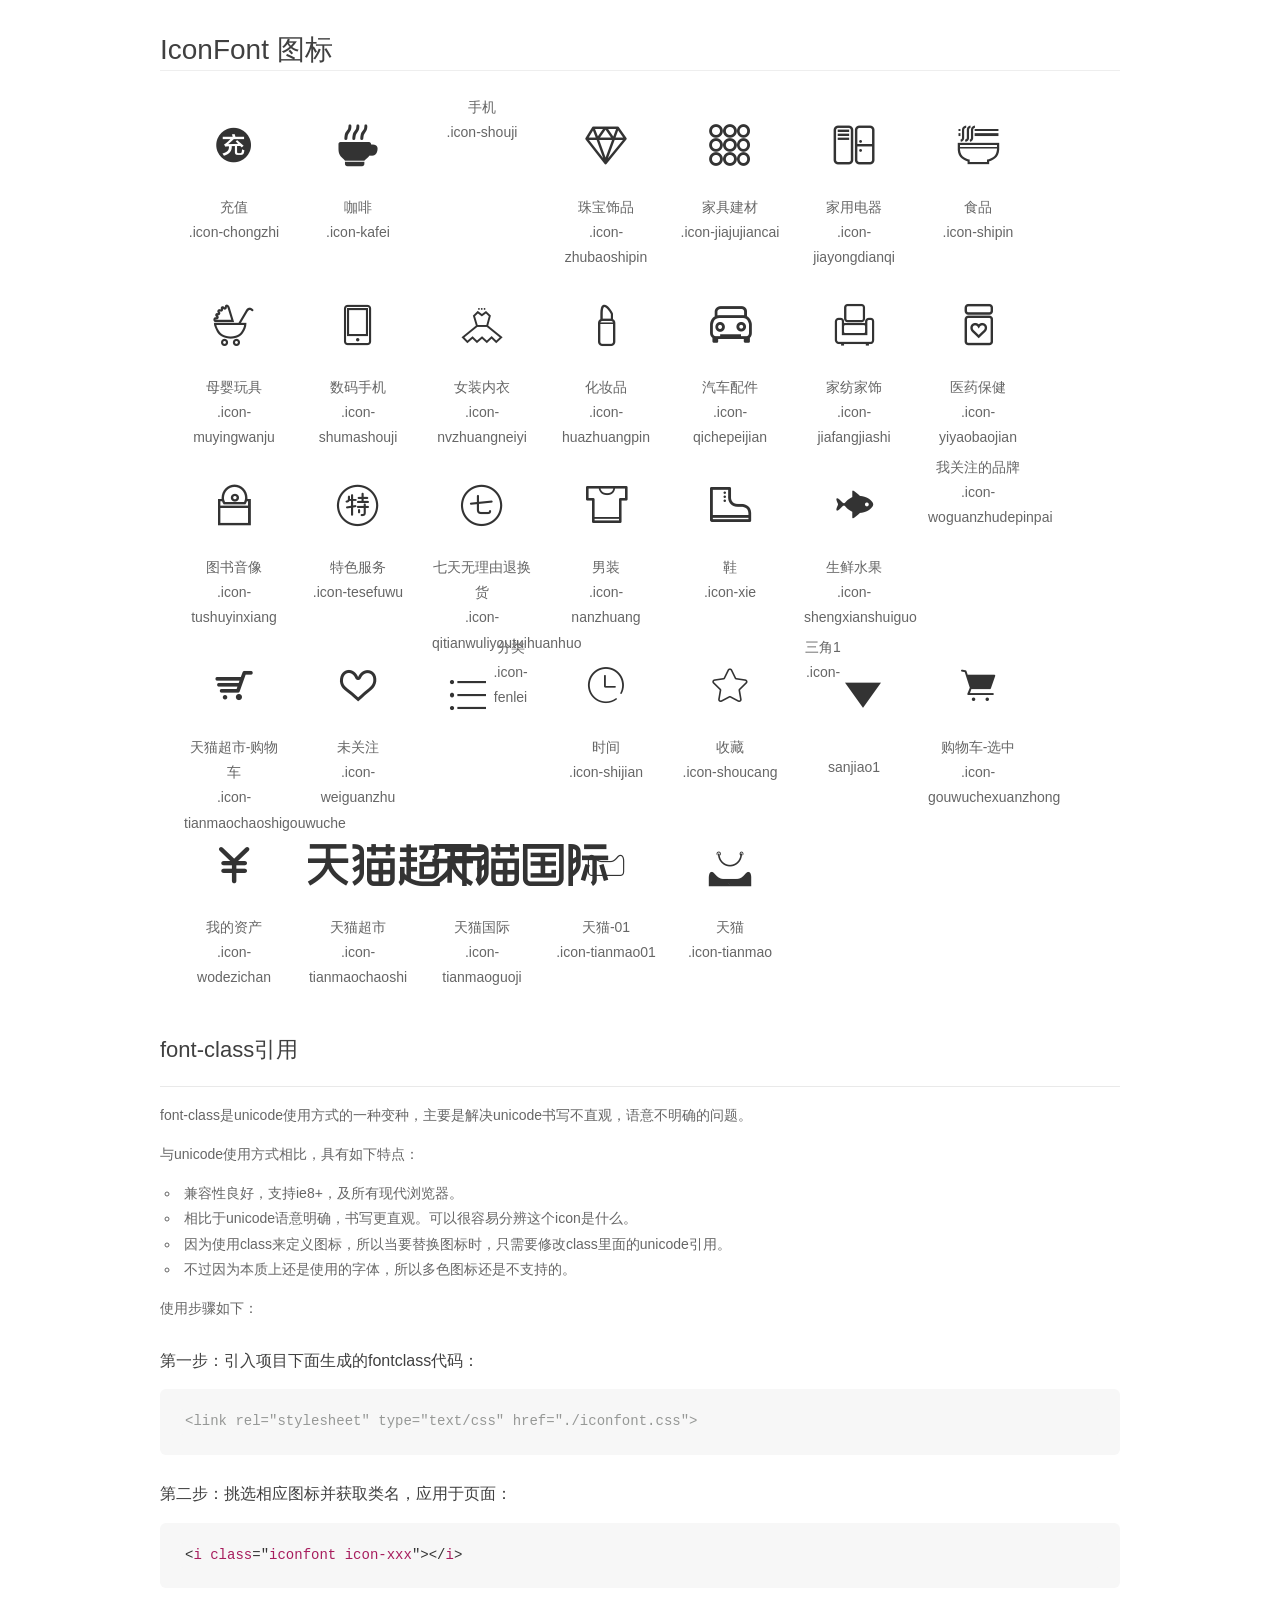
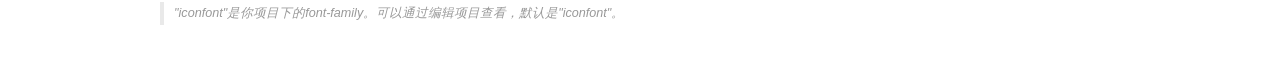
<file: iconfnt1/demo_fontclass.html>
<!DOCTYPE html>
<html>
<head>
    <meta charset="utf-8"/>
    <title>IconFont</title>
    <link rel="stylesheet" href="demo.css">
    <link rel="stylesheet" href="iconfont.css">
</head>
<body>
    <div class="main markdown">
        <h1>IconFont 图标</h1>
        <ul class="icon_lists clear">
            
                <li>
                <i class="icon iconfont icon-chongzhi"></i>
                    <div class="name">充值</div>
                    <div class="fontclass">.icon-chongzhi</div>
                </li>
            
                <li>
                <i class="icon iconfont icon-kafei"></i>
                    <div class="name">咖啡</div>
                    <div class="fontclass">.icon-kafei</div>
                </li>
            
                <li>
                <i class="icon iconfont icon-shouji"></i>
                    <div class="name">手机</div>
                    <div class="fontclass">.icon-shouji</div>
                </li>
            
                <li>
                <i class="icon iconfont icon-zhubaoshipin"></i>
                    <div class="name">珠宝饰品</div>
                    <div class="fontclass">.icon-zhubaoshipin</div>
                </li>
            
                <li>
                <i class="icon iconfont icon-jiajujiancai"></i>
                    <div class="name">家具建材</div>
                    <div class="fontclass">.icon-jiajujiancai</div>
                </li>
            
                <li>
                <i class="icon iconfont icon-jiayongdianqi"></i>
                    <div class="name">家用电器</div>
                    <div class="fontclass">.icon-jiayongdianqi</div>
                </li>
            
                <li>
                <i class="icon iconfont icon-shipin"></i>
                    <div class="name">食品</div>
                    <div class="fontclass">.icon-shipin</div>
                </li>
            
                <li>
                <i class="icon iconfont icon-muyingwanju"></i>
                    <div class="name">母婴玩具</div>
                    <div class="fontclass">.icon-muyingwanju</div>
                </li>
            
                <li>
                <i class="icon iconfont icon-shumashouji"></i>
                    <div class="name">数码手机</div>
                    <div class="fontclass">.icon-shumashouji</div>
                </li>
            
                <li>
                <i class="icon iconfont icon-nvzhuangneiyi"></i>
                    <div class="name">女装内衣</div>
                    <div class="fontclass">.icon-nvzhuangneiyi</div>
                </li>
            
                <li>
                <i class="icon iconfont icon-huazhuangpin"></i>
                    <div class="name">化妆品</div>
                    <div class="fontclass">.icon-huazhuangpin</div>
                </li>
            
                <li>
                <i class="icon iconfont icon-qichepeijian"></i>
                    <div class="name">汽车配件</div>
                    <div class="fontclass">.icon-qichepeijian</div>
                </li>
            
                <li>
                <i class="icon iconfont icon-jiafangjiashi"></i>
                    <div class="name">家纺家饰</div>
                    <div class="fontclass">.icon-jiafangjiashi</div>
                </li>
            
                <li>
                <i class="icon iconfont icon-yiyaobaojian"></i>
                    <div class="name">医药保健</div>
                    <div class="fontclass">.icon-yiyaobaojian</div>
                </li>
            
                <li>
                <i class="icon iconfont icon-tushuyinxiang"></i>
                    <div class="name">图书音像</div>
                    <div class="fontclass">.icon-tushuyinxiang</div>
                </li>
            
                <li>
                <i class="icon iconfont icon-tesefuwu"></i>
                    <div class="name">特色服务</div>
                    <div class="fontclass">.icon-tesefuwu</div>
                </li>
            
                <li>
                <i class="icon iconfont icon-qitianwuliyoutuihuanhuo"></i>
                    <div class="name">七天无理由退换货</div>
                    <div class="fontclass">.icon-qitianwuliyoutuihuanhuo</div>
                </li>
            
                <li>
                <i class="icon iconfont icon-nanzhuang"></i>
                    <div class="name">男装</div>
                    <div class="fontclass">.icon-nanzhuang</div>
                </li>
            
                <li>
                <i class="icon iconfont icon-xie"></i>
                    <div class="name">鞋</div>
                    <div class="fontclass">.icon-xie</div>
                </li>
            
                <li>
                <i class="icon iconfont icon-shengxianshuiguo"></i>
                    <div class="name">生鲜水果</div>
                    <div class="fontclass">.icon-shengxianshuiguo</div>
                </li>
            
                <li>
                <i class="icon iconfont icon-woguanzhudepinpai"></i>
                    <div class="name">我关注的品牌</div>
                    <div class="fontclass">.icon-woguanzhudepinpai</div>
                </li>
            
                <li>
                <i class="icon iconfont icon-tianmaochaoshigouwuche"></i>
                    <div class="name">天猫超市-购物车</div>
                    <div class="fontclass">.icon-tianmaochaoshigouwuche</div>
                </li>
            
                <li>
                <i class="icon iconfont icon-weiguanzhu"></i>
                    <div class="name">未关注</div>
                    <div class="fontclass">.icon-weiguanzhu</div>
                </li>
            
                <li>
                <i class="icon iconfont icon-fenlei"></i>
                    <div class="name">分类</div>
                    <div class="fontclass">.icon-fenlei</div>
                </li>
            
                <li>
                <i class="icon iconfont icon-shijian"></i>
                    <div class="name">时间</div>
                    <div class="fontclass">.icon-shijian</div>
                </li>
            
                <li>
                <i class="icon iconfont icon-shoucang"></i>
                    <div class="name">收藏</div>
                    <div class="fontclass">.icon-shoucang</div>
                </li>
            
                <li>
                <i class="icon iconfont icon-sanjiao1"></i>
                    <div class="name">三角1</div>
                    <div class="fontclass">.icon-sanjiao1</div>
                </li>
            
                <li>
                <i class="icon iconfont icon-gouwuchexuanzhong"></i>
                    <div class="name">购物车-选中</div>
                    <div class="fontclass">.icon-gouwuchexuanzhong</div>
                </li>
            
                <li>
                <i class="icon iconfont icon-wodezichan"></i>
                    <div class="name">我的资产</div>
                    <div class="fontclass">.icon-wodezichan</div>
                </li>
            
                <li>
                <i class="icon iconfont icon-tianmaochaoshi"></i>
                    <div class="name">天猫超市</div>
                    <div class="fontclass">.icon-tianmaochaoshi</div>
                </li>
            
                <li>
                <i class="icon iconfont icon-tianmaoguoji"></i>
                    <div class="name">天猫国际</div>
                    <div class="fontclass">.icon-tianmaoguoji</div>
                </li>
            
                <li>
                <i class="icon iconfont icon-tianmao01"></i>
                    <div class="name">天猫-01</div>
                    <div class="fontclass">.icon-tianmao01</div>
                </li>
            
                <li>
                <i class="icon iconfont icon-tianmao"></i>
                    <div class="name">天猫</div>
                    <div class="fontclass">.icon-tianmao</div>
                </li>
            
        </ul>

        <h2 id="font-class-">font-class引用</h2>
        <hr>

        <p>font-class是unicode使用方式的一种变种，主要是解决unicode书写不直观，语意不明确的问题。</p>
        <p>与unicode使用方式相比，具有如下特点：</p>
        <ul>
        <li>兼容性良好，支持ie8+，及所有现代浏览器。</li>
        <li>相比于unicode语意明确，书写更直观。可以很容易分辨这个icon是什么。</li>
        <li>因为使用class来定义图标，所以当要替换图标时，只需要修改class里面的unicode引用。</li>
        <li>不过因为本质上还是使用的字体，所以多色图标还是不支持的。</li>
        </ul>
        <p>使用步骤如下：</p>
        <h3 id="-fontclass-">第一步：引入项目下面生成的fontclass代码：</h3>


        <pre><code class="lang-js hljs javascript"><span class="hljs-comment">&lt;link rel="stylesheet" type="text/css" href="./iconfont.css"&gt;</span></code></pre>
        <h3 id="-">第二步：挑选相应图标并获取类名，应用于页面：</h3>
        <pre><code class="lang-css hljs">&lt;<span class="hljs-selector-tag">i</span> <span class="hljs-selector-tag">class</span>="<span class="hljs-selector-tag">iconfont</span> <span class="hljs-selector-tag">icon-xxx</span>"&gt;&lt;/<span class="hljs-selector-tag">i</span>&gt;</code></pre>
        <blockquote>
        <p>"iconfont"是你项目下的font-family。可以通过编辑项目查看，默认是"iconfont"。</p>
        </blockquote>
    </div>
</body>
</html>
</file>
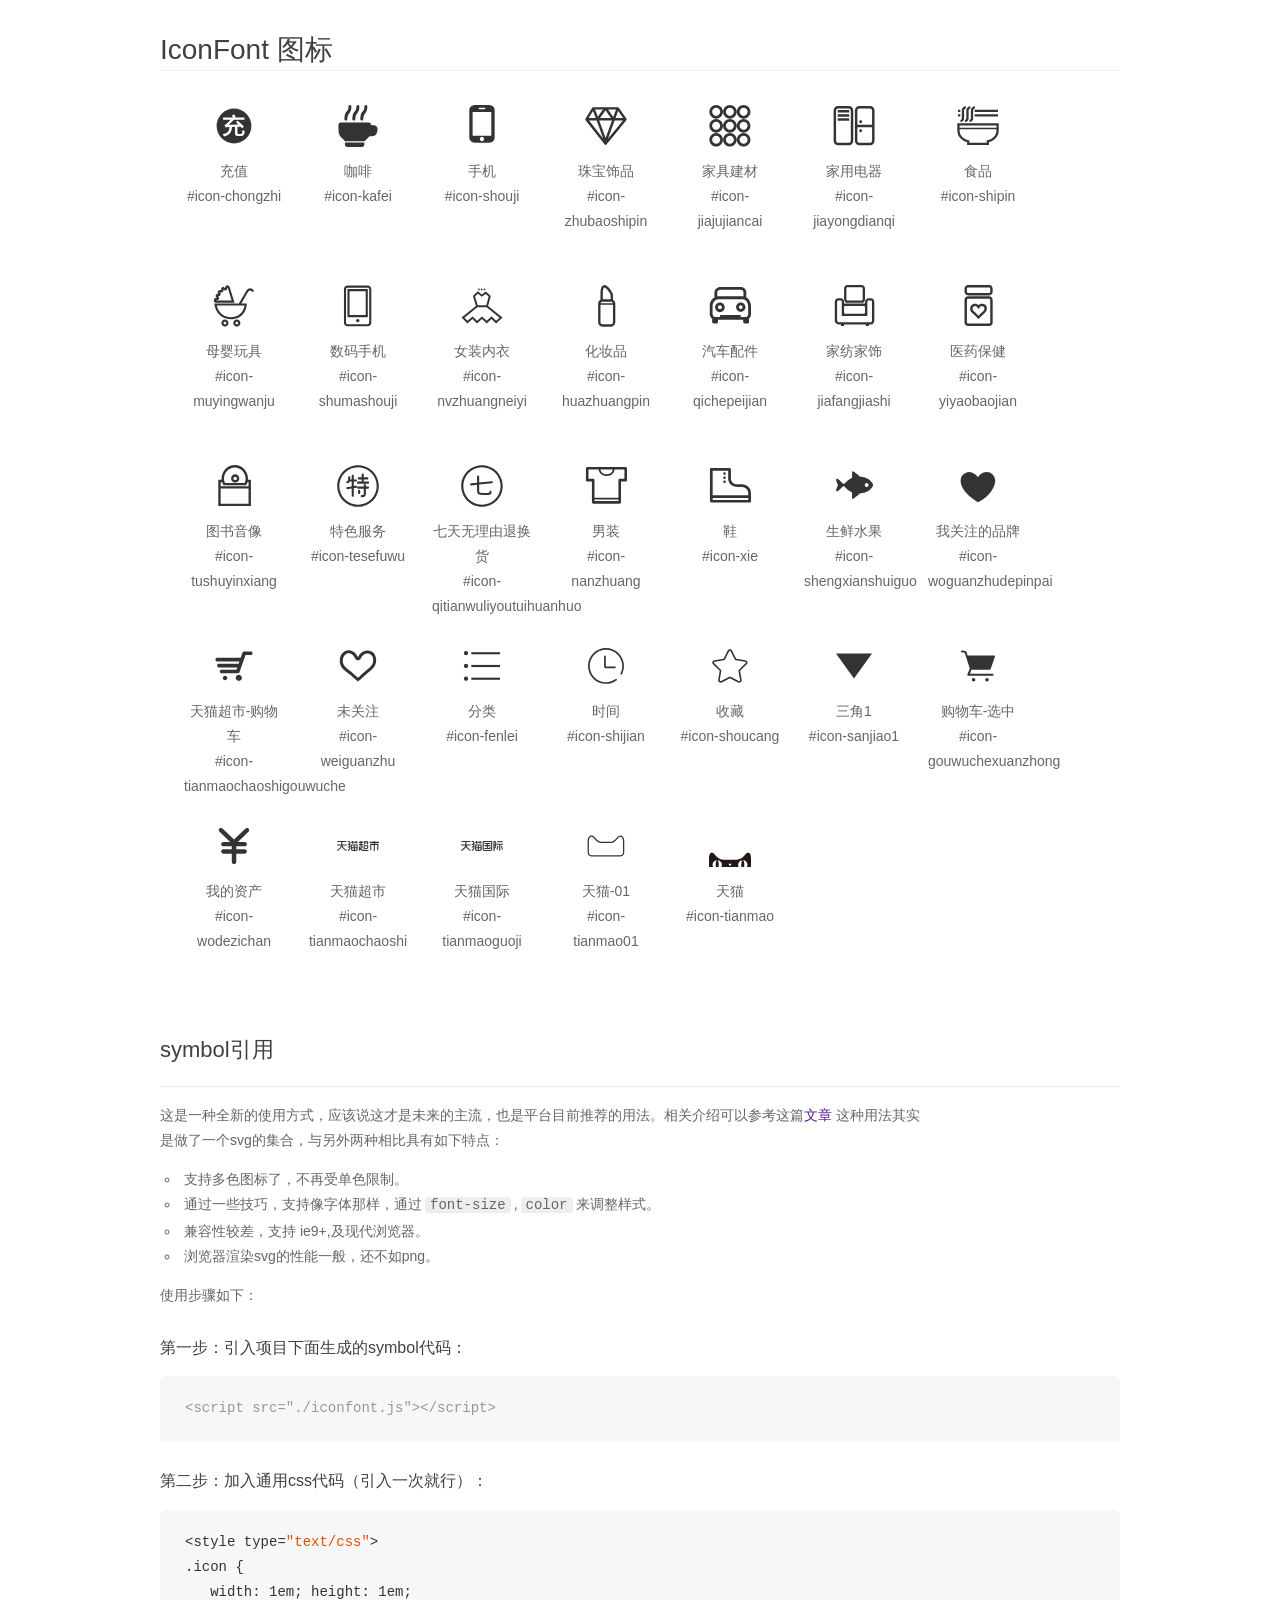
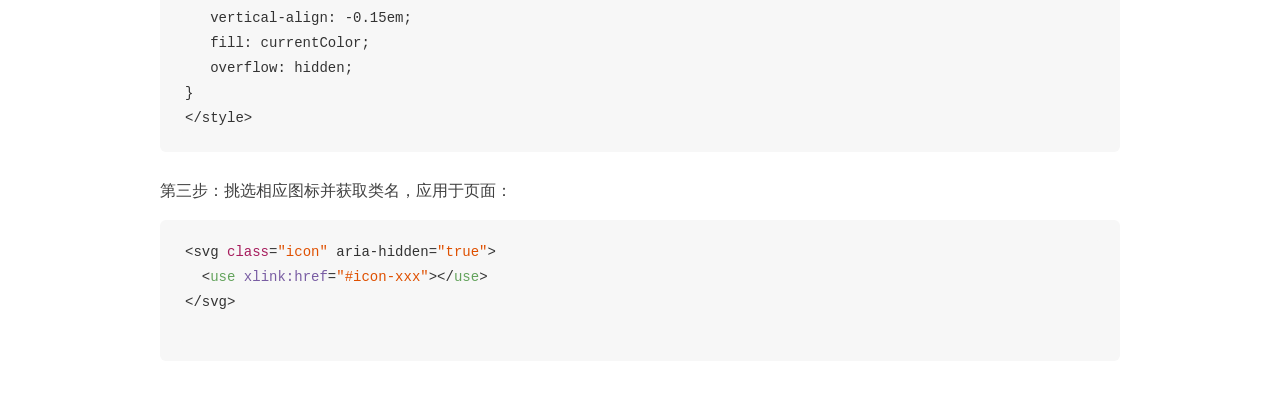
<file: iconfnt1/demo_symbol.html>
<!DOCTYPE html>
<html>
<head>
    <meta charset="utf-8"/>
    <title>IconFont</title>
    <link rel="stylesheet" href="demo.css">
    <script src="iconfont.js"></script>

    <style type="text/css">
        .icon {
          /* 通过设置 font-size 来改变图标大小 */
          width: 1em; height: 1em;
          /* 图标和文字相邻时，垂直对齐 */
          vertical-align: -0.15em;
          /* 通过设置 color 来改变 SVG 的颜色/fill */
          fill: currentColor;
          /* path 和 stroke 溢出 viewBox 部分在 IE 下会显示
             normalize.css 中也包含这行 */
          overflow: hidden;
        }

    </style>
</head>
<body>
    <div class="main markdown">
        <h1>IconFont 图标</h1>
        <ul class="icon_lists clear">
            
                <li>
                    <svg class="icon" aria-hidden="true">
                        <use xlink:href="#icon-chongzhi"></use>
                    </svg>
                    <div class="name">充值</div>
                    <div class="fontclass">#icon-chongzhi</div>
                </li>
            
                <li>
                    <svg class="icon" aria-hidden="true">
                        <use xlink:href="#icon-kafei"></use>
                    </svg>
                    <div class="name">咖啡</div>
                    <div class="fontclass">#icon-kafei</div>
                </li>
            
                <li>
                    <svg class="icon" aria-hidden="true">
                        <use xlink:href="#icon-shouji"></use>
                    </svg>
                    <div class="name">手机</div>
                    <div class="fontclass">#icon-shouji</div>
                </li>
            
                <li>
                    <svg class="icon" aria-hidden="true">
                        <use xlink:href="#icon-zhubaoshipin"></use>
                    </svg>
                    <div class="name">珠宝饰品</div>
                    <div class="fontclass">#icon-zhubaoshipin</div>
                </li>
            
                <li>
                    <svg class="icon" aria-hidden="true">
                        <use xlink:href="#icon-jiajujiancai"></use>
                    </svg>
                    <div class="name">家具建材</div>
                    <div class="fontclass">#icon-jiajujiancai</div>
                </li>
            
                <li>
                    <svg class="icon" aria-hidden="true">
                        <use xlink:href="#icon-jiayongdianqi"></use>
                    </svg>
                    <div class="name">家用电器</div>
                    <div class="fontclass">#icon-jiayongdianqi</div>
                </li>
            
                <li>
                    <svg class="icon" aria-hidden="true">
                        <use xlink:href="#icon-shipin"></use>
                    </svg>
                    <div class="name">食品</div>
                    <div class="fontclass">#icon-shipin</div>
                </li>
            
                <li>
                    <svg class="icon" aria-hidden="true">
                        <use xlink:href="#icon-muyingwanju"></use>
                    </svg>
                    <div class="name">母婴玩具</div>
                    <div class="fontclass">#icon-muyingwanju</div>
                </li>
            
                <li>
                    <svg class="icon" aria-hidden="true">
                        <use xlink:href="#icon-shumashouji"></use>
                    </svg>
                    <div class="name">数码手机</div>
                    <div class="fontclass">#icon-shumashouji</div>
                </li>
            
                <li>
                    <svg class="icon" aria-hidden="true">
                        <use xlink:href="#icon-nvzhuangneiyi"></use>
                    </svg>
                    <div class="name">女装内衣</div>
                    <div class="fontclass">#icon-nvzhuangneiyi</div>
                </li>
            
                <li>
                    <svg class="icon" aria-hidden="true">
                        <use xlink:href="#icon-huazhuangpin"></use>
                    </svg>
                    <div class="name">化妆品</div>
                    <div class="fontclass">#icon-huazhuangpin</div>
                </li>
            
                <li>
                    <svg class="icon" aria-hidden="true">
                        <use xlink:href="#icon-qichepeijian"></use>
                    </svg>
                    <div class="name">汽车配件</div>
                    <div class="fontclass">#icon-qichepeijian</div>
                </li>
            
                <li>
                    <svg class="icon" aria-hidden="true">
                        <use xlink:href="#icon-jiafangjiashi"></use>
                    </svg>
                    <div class="name">家纺家饰</div>
                    <div class="fontclass">#icon-jiafangjiashi</div>
                </li>
            
                <li>
                    <svg class="icon" aria-hidden="true">
                        <use xlink:href="#icon-yiyaobaojian"></use>
                    </svg>
                    <div class="name">医药保健</div>
                    <div class="fontclass">#icon-yiyaobaojian</div>
                </li>
            
                <li>
                    <svg class="icon" aria-hidden="true">
                        <use xlink:href="#icon-tushuyinxiang"></use>
                    </svg>
                    <div class="name">图书音像</div>
                    <div class="fontclass">#icon-tushuyinxiang</div>
                </li>
            
                <li>
                    <svg class="icon" aria-hidden="true">
                        <use xlink:href="#icon-tesefuwu"></use>
                    </svg>
                    <div class="name">特色服务</div>
                    <div class="fontclass">#icon-tesefuwu</div>
                </li>
            
                <li>
                    <svg class="icon" aria-hidden="true">
                        <use xlink:href="#icon-qitianwuliyoutuihuanhuo"></use>
                    </svg>
                    <div class="name">七天无理由退换货</div>
                    <div class="fontclass">#icon-qitianwuliyoutuihuanhuo</div>
                </li>
            
                <li>
                    <svg class="icon" aria-hidden="true">
                        <use xlink:href="#icon-nanzhuang"></use>
                    </svg>
                    <div class="name">男装</div>
                    <div class="fontclass">#icon-nanzhuang</div>
                </li>
            
                <li>
                    <svg class="icon" aria-hidden="true">
                        <use xlink:href="#icon-xie"></use>
                    </svg>
                    <div class="name">鞋</div>
                    <div class="fontclass">#icon-xie</div>
                </li>
            
                <li>
                    <svg class="icon" aria-hidden="true">
                        <use xlink:href="#icon-shengxianshuiguo"></use>
                    </svg>
                    <div class="name">生鲜水果</div>
                    <div class="fontclass">#icon-shengxianshuiguo</div>
                </li>
            
                <li>
                    <svg class="icon" aria-hidden="true">
                        <use xlink:href="#icon-woguanzhudepinpai"></use>
                    </svg>
                    <div class="name">我关注的品牌</div>
                    <div class="fontclass">#icon-woguanzhudepinpai</div>
                </li>
            
                <li>
                    <svg class="icon" aria-hidden="true">
                        <use xlink:href="#icon-tianmaochaoshigouwuche"></use>
                    </svg>
                    <div class="name">天猫超市-购物车</div>
                    <div class="fontclass">#icon-tianmaochaoshigouwuche</div>
                </li>
            
                <li>
                    <svg class="icon" aria-hidden="true">
                        <use xlink:href="#icon-weiguanzhu"></use>
                    </svg>
                    <div class="name">未关注</div>
                    <div class="fontclass">#icon-weiguanzhu</div>
                </li>
            
                <li>
                    <svg class="icon" aria-hidden="true">
                        <use xlink:href="#icon-fenlei"></use>
                    </svg>
                    <div class="name">分类</div>
                    <div class="fontclass">#icon-fenlei</div>
                </li>
            
                <li>
                    <svg class="icon" aria-hidden="true">
                        <use xlink:href="#icon-shijian"></use>
                    </svg>
                    <div class="name">时间</div>
                    <div class="fontclass">#icon-shijian</div>
                </li>
            
                <li>
                    <svg class="icon" aria-hidden="true">
                        <use xlink:href="#icon-shoucang"></use>
                    </svg>
                    <div class="name">收藏</div>
                    <div class="fontclass">#icon-shoucang</div>
                </li>
            
                <li>
                    <svg class="icon" aria-hidden="true">
                        <use xlink:href="#icon-sanjiao1"></use>
                    </svg>
                    <div class="name">三角1</div>
                    <div class="fontclass">#icon-sanjiao1</div>
                </li>
            
                <li>
                    <svg class="icon" aria-hidden="true">
                        <use xlink:href="#icon-gouwuchexuanzhong"></use>
                    </svg>
                    <div class="name">购物车-选中</div>
                    <div class="fontclass">#icon-gouwuchexuanzhong</div>
                </li>
            
                <li>
                    <svg class="icon" aria-hidden="true">
                        <use xlink:href="#icon-wodezichan"></use>
                    </svg>
                    <div class="name">我的资产</div>
                    <div class="fontclass">#icon-wodezichan</div>
                </li>
            
                <li>
                    <svg class="icon" aria-hidden="true">
                        <use xlink:href="#icon-tianmaochaoshi"></use>
                    </svg>
                    <div class="name">天猫超市</div>
                    <div class="fontclass">#icon-tianmaochaoshi</div>
                </li>
            
                <li>
                    <svg class="icon" aria-hidden="true">
                        <use xlink:href="#icon-tianmaoguoji"></use>
                    </svg>
                    <div class="name">天猫国际</div>
                    <div class="fontclass">#icon-tianmaoguoji</div>
                </li>
            
                <li>
                    <svg class="icon" aria-hidden="true">
                        <use xlink:href="#icon-tianmao01"></use>
                    </svg>
                    <div class="name">天猫-01</div>
                    <div class="fontclass">#icon-tianmao01</div>
                </li>
            
                <li>
                    <svg class="icon" aria-hidden="true">
                        <use xlink:href="#icon-tianmao"></use>
                    </svg>
                    <div class="name">天猫</div>
                    <div class="fontclass">#icon-tianmao</div>
                </li>
            
        </ul>


        <h2 id="symbol-">symbol引用</h2>
        <hr>

        <p>这是一种全新的使用方式，应该说这才是未来的主流，也是平台目前推荐的用法。相关介绍可以参考这篇<a href="">文章</a>
        这种用法其实是做了一个svg的集合，与另外两种相比具有如下特点：</p>
        <ul>
          <li>支持多色图标了，不再受单色限制。</li>
          <li>通过一些技巧，支持像字体那样，通过<code>font-size</code>,<code>color</code>来调整样式。</li>
          <li>兼容性较差，支持 ie9+,及现代浏览器。</li>
          <li>浏览器渲染svg的性能一般，还不如png。</li>
        </ul>
        <p>使用步骤如下：</p>
        <h3 id="-symbol-">第一步：引入项目下面生成的symbol代码：</h3>
        <pre><code class="lang-js hljs javascript"><span class="hljs-comment">&lt;script src="./iconfont.js"&gt;&lt;/script&gt;</span></code></pre>
        <h3 id="-css-">第二步：加入通用css代码（引入一次就行）：</h3>
        <pre><code class="lang-js hljs javascript">&lt;style type=<span class="hljs-string">"text/css"</span>&gt;
.icon {
   width: <span class="hljs-number">1</span>em; height: <span class="hljs-number">1</span>em;
   vertical-align: <span class="hljs-number">-0.15</span>em;
   fill: currentColor;
   overflow: hidden;
}
&lt;<span class="hljs-regexp">/style&gt;</span></code></pre>
        <h3 id="-">第三步：挑选相应图标并获取类名，应用于页面：</h3>
        <pre><code class="lang-js hljs javascript">&lt;svg <span class="hljs-class"><span class="hljs-keyword">class</span></span>=<span class="hljs-string">"icon"</span> aria-hidden=<span class="hljs-string">"true"</span>&gt;<span class="xml"><span class="hljs-tag">
  &lt;<span class="hljs-name">use</span> <span class="hljs-attr">xlink:href</span>=<span class="hljs-string">"#icon-xxx"</span>&gt;</span><span class="hljs-tag">&lt;/<span class="hljs-name">use</span>&gt;</span>
</span>&lt;<span class="hljs-regexp">/svg&gt;
        </span></code></pre>
    </div>
</body>
</html>
</file>
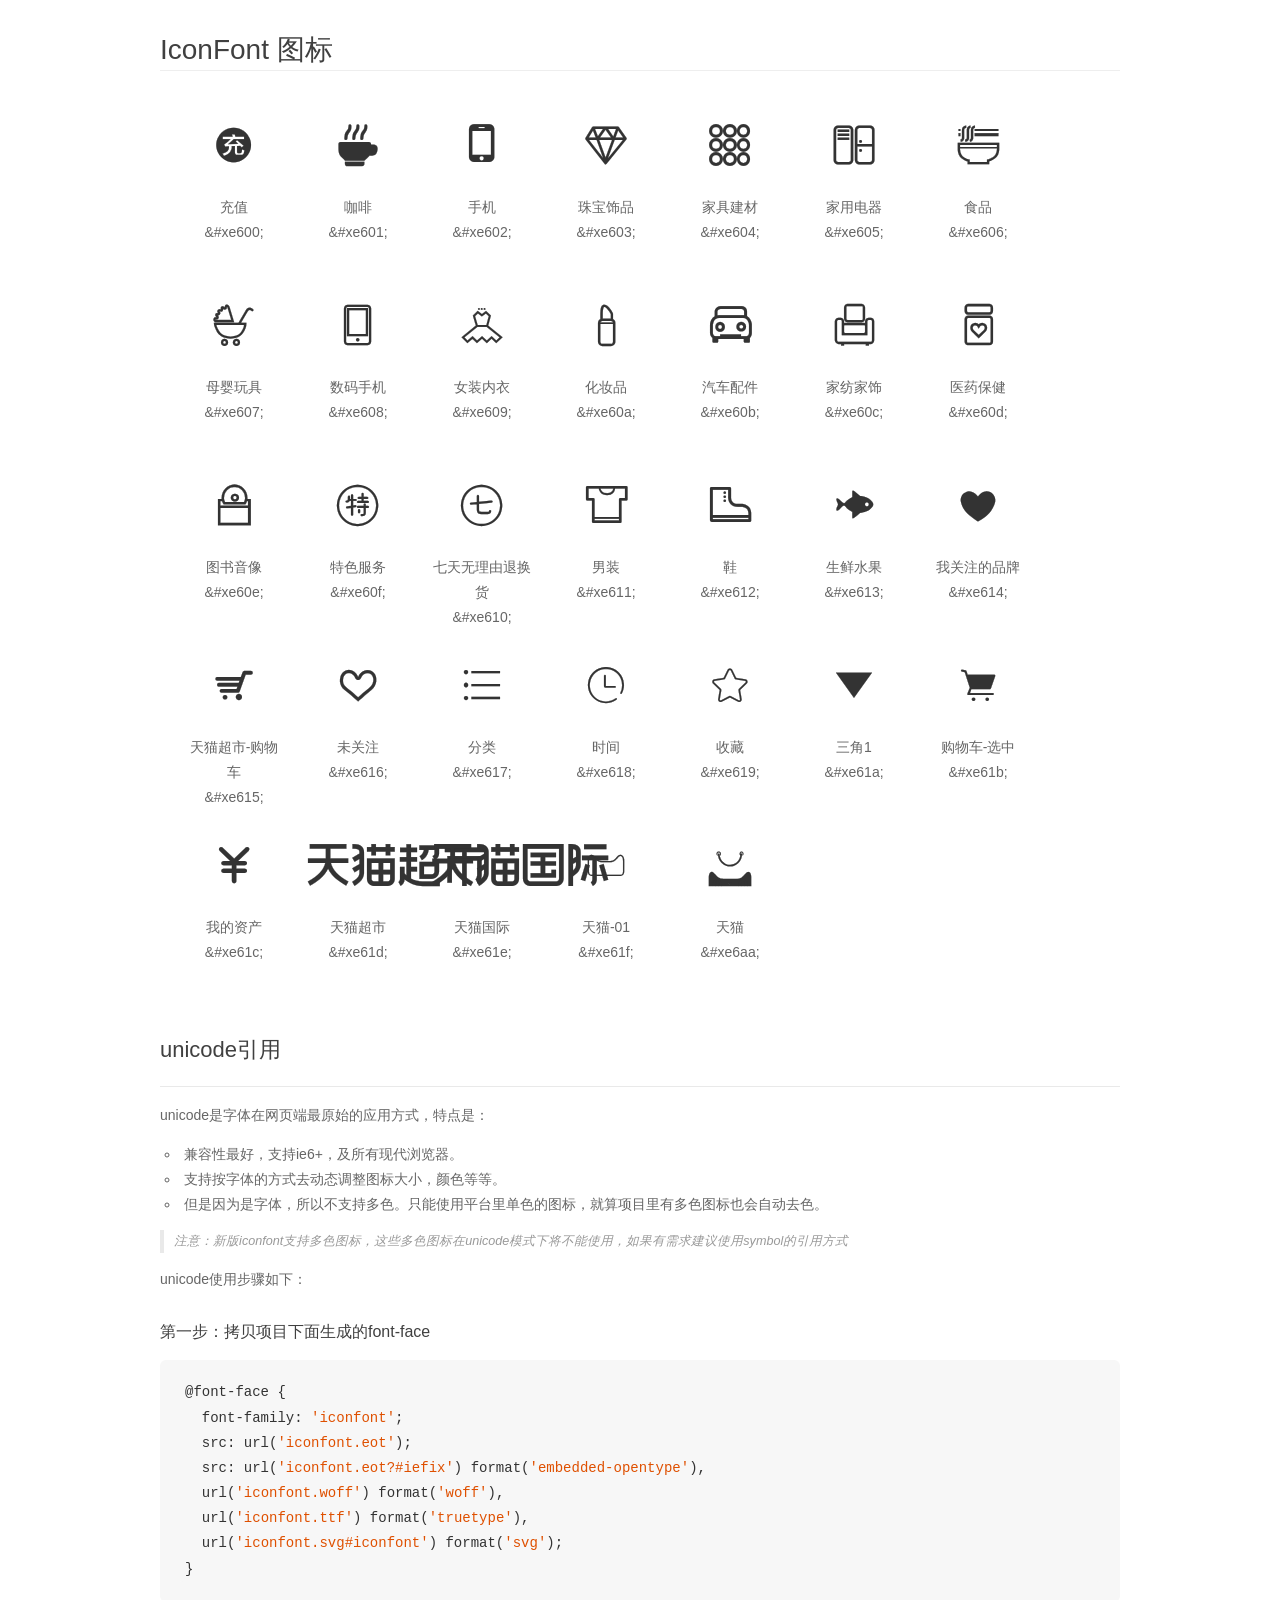
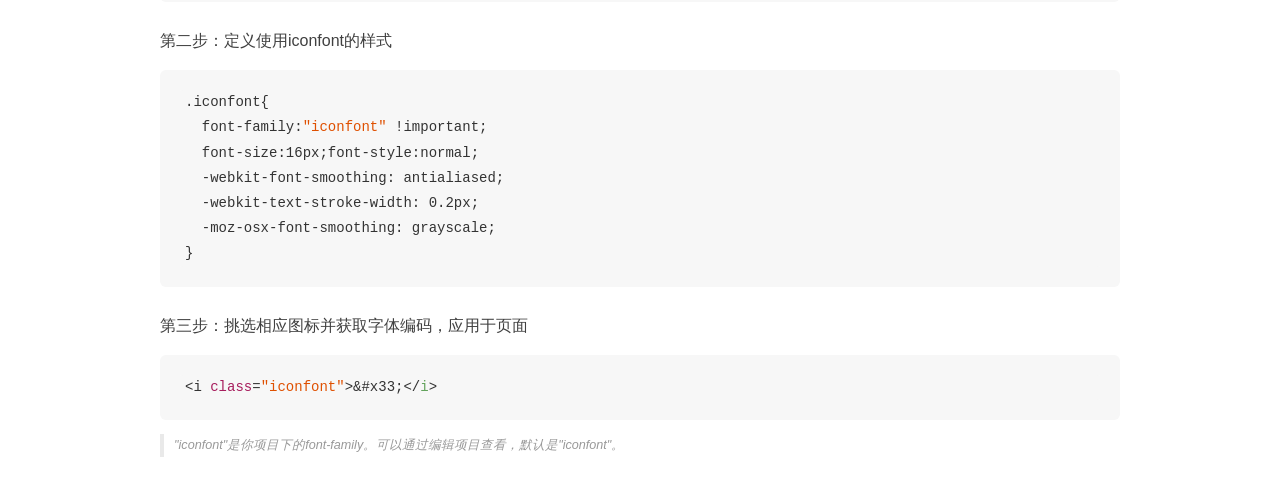
<file: iconfnt1/demo_unicode.html>
<!DOCTYPE html>
<html>
<head>
    <meta charset="utf-8"/>
    <title>IconFont</title>
    <link rel="stylesheet" href="demo.css">

    <style type="text/css">

        @font-face {font-family: "iconfont";
          src: url('iconfont.eot'); /* IE9*/
          src: url('iconfont.eot#iefix') format('embedded-opentype'), /* IE6-IE8 */
          url('iconfont.woff') format('woff'), /* chrome, firefox */
          url('iconfont.ttf') format('truetype'), /* chrome, firefox, opera, Safari, Android, iOS 4.2+*/
          url('iconfont.svg#iconfont') format('svg'); /* iOS 4.1- */
        }

        .iconfont {
          font-family:"iconfont" !important;
          font-size:16px;
          font-style:normal;
          -webkit-font-smoothing: antialiased;
          -webkit-text-stroke-width: 0.2px;
          -moz-osx-font-smoothing: grayscale;
        }

    </style>
</head>
<body>
    <div class="main markdown">
        <h1>IconFont 图标</h1>
        <ul class="icon_lists clear">
            
                <li>
                <i class="icon iconfont">&#xe600;</i>
                    <div class="name">充值</div>
                    <div class="code">&amp;#xe600;</div>
                </li>
            
                <li>
                <i class="icon iconfont">&#xe601;</i>
                    <div class="name">咖啡</div>
                    <div class="code">&amp;#xe601;</div>
                </li>
            
                <li>
                <i class="icon iconfont">&#xe602;</i>
                    <div class="name">手机</div>
                    <div class="code">&amp;#xe602;</div>
                </li>
            
                <li>
                <i class="icon iconfont">&#xe603;</i>
                    <div class="name">珠宝饰品</div>
                    <div class="code">&amp;#xe603;</div>
                </li>
            
                <li>
                <i class="icon iconfont">&#xe604;</i>
                    <div class="name">家具建材</div>
                    <div class="code">&amp;#xe604;</div>
                </li>
            
                <li>
                <i class="icon iconfont">&#xe605;</i>
                    <div class="name">家用电器</div>
                    <div class="code">&amp;#xe605;</div>
                </li>
            
                <li>
                <i class="icon iconfont">&#xe606;</i>
                    <div class="name">食品</div>
                    <div class="code">&amp;#xe606;</div>
                </li>
            
                <li>
                <i class="icon iconfont">&#xe607;</i>
                    <div class="name">母婴玩具</div>
                    <div class="code">&amp;#xe607;</div>
                </li>
            
                <li>
                <i class="icon iconfont">&#xe608;</i>
                    <div class="name">数码手机</div>
                    <div class="code">&amp;#xe608;</div>
                </li>
            
                <li>
                <i class="icon iconfont">&#xe609;</i>
                    <div class="name">女装内衣</div>
                    <div class="code">&amp;#xe609;</div>
                </li>
            
                <li>
                <i class="icon iconfont">&#xe60a;</i>
                    <div class="name">化妆品</div>
                    <div class="code">&amp;#xe60a;</div>
                </li>
            
                <li>
                <i class="icon iconfont">&#xe60b;</i>
                    <div class="name">汽车配件</div>
                    <div class="code">&amp;#xe60b;</div>
                </li>
            
                <li>
                <i class="icon iconfont">&#xe60c;</i>
                    <div class="name">家纺家饰</div>
                    <div class="code">&amp;#xe60c;</div>
                </li>
            
                <li>
                <i class="icon iconfont">&#xe60d;</i>
                    <div class="name">医药保健</div>
                    <div class="code">&amp;#xe60d;</div>
                </li>
            
                <li>
                <i class="icon iconfont">&#xe60e;</i>
                    <div class="name">图书音像</div>
                    <div class="code">&amp;#xe60e;</div>
                </li>
            
                <li>
                <i class="icon iconfont">&#xe60f;</i>
                    <div class="name">特色服务</div>
                    <div class="code">&amp;#xe60f;</div>
                </li>
            
                <li>
                <i class="icon iconfont">&#xe610;</i>
                    <div class="name">七天无理由退换货</div>
                    <div class="code">&amp;#xe610;</div>
                </li>
            
                <li>
                <i class="icon iconfont">&#xe611;</i>
                    <div class="name">男装</div>
                    <div class="code">&amp;#xe611;</div>
                </li>
            
                <li>
                <i class="icon iconfont">&#xe612;</i>
                    <div class="name">鞋</div>
                    <div class="code">&amp;#xe612;</div>
                </li>
            
                <li>
                <i class="icon iconfont">&#xe613;</i>
                    <div class="name">生鲜水果</div>
                    <div class="code">&amp;#xe613;</div>
                </li>
            
                <li>
                <i class="icon iconfont">&#xe614;</i>
                    <div class="name">我关注的品牌</div>
                    <div class="code">&amp;#xe614;</div>
                </li>
            
                <li>
                <i class="icon iconfont">&#xe615;</i>
                    <div class="name">天猫超市-购物车</div>
                    <div class="code">&amp;#xe615;</div>
                </li>
            
                <li>
                <i class="icon iconfont">&#xe616;</i>
                    <div class="name">未关注</div>
                    <div class="code">&amp;#xe616;</div>
                </li>
            
                <li>
                <i class="icon iconfont">&#xe617;</i>
                    <div class="name">分类</div>
                    <div class="code">&amp;#xe617;</div>
                </li>
            
                <li>
                <i class="icon iconfont">&#xe618;</i>
                    <div class="name">时间</div>
                    <div class="code">&amp;#xe618;</div>
                </li>
            
                <li>
                <i class="icon iconfont">&#xe619;</i>
                    <div class="name">收藏</div>
                    <div class="code">&amp;#xe619;</div>
                </li>
            
                <li>
                <i class="icon iconfont">&#xe61a;</i>
                    <div class="name">三角1</div>
                    <div class="code">&amp;#xe61a;</div>
                </li>
            
                <li>
                <i class="icon iconfont">&#xe61b;</i>
                    <div class="name">购物车-选中</div>
                    <div class="code">&amp;#xe61b;</div>
                </li>
            
                <li>
                <i class="icon iconfont">&#xe61c;</i>
                    <div class="name">我的资产</div>
                    <div class="code">&amp;#xe61c;</div>
                </li>
            
                <li>
                <i class="icon iconfont">&#xe61d;</i>
                    <div class="name">天猫超市</div>
                    <div class="code">&amp;#xe61d;</div>
                </li>
            
                <li>
                <i class="icon iconfont">&#xe61e;</i>
                    <div class="name">天猫国际</div>
                    <div class="code">&amp;#xe61e;</div>
                </li>
            
                <li>
                <i class="icon iconfont">&#xe61f;</i>
                    <div class="name">天猫-01</div>
                    <div class="code">&amp;#xe61f;</div>
                </li>
            
                <li>
                <i class="icon iconfont">&#xe6aa;</i>
                    <div class="name">天猫</div>
                    <div class="code">&amp;#xe6aa;</div>
                </li>
            
        </ul>
        <h2 id="unicode-">unicode引用</h2>
        <hr>

        <p>unicode是字体在网页端最原始的应用方式，特点是：</p>
        <ul>
        <li>兼容性最好，支持ie6+，及所有现代浏览器。</li>
        <li>支持按字体的方式去动态调整图标大小，颜色等等。</li>
        <li>但是因为是字体，所以不支持多色。只能使用平台里单色的图标，就算项目里有多色图标也会自动去色。</li>
        </ul>
        <blockquote>
        <p>注意：新版iconfont支持多色图标，这些多色图标在unicode模式下将不能使用，如果有需求建议使用symbol的引用方式</p>
        </blockquote>
        <p>unicode使用步骤如下：</p>
        <h3 id="-font-face">第一步：拷贝项目下面生成的font-face</h3>
        <pre><code class="lang-js hljs javascript">@font-face {
  font-family: <span class="hljs-string">'iconfont'</span>;
  src: url(<span class="hljs-string">'iconfont.eot'</span>);
  src: url(<span class="hljs-string">'iconfont.eot?#iefix'</span>) format(<span class="hljs-string">'embedded-opentype'</span>),
  url(<span class="hljs-string">'iconfont.woff'</span>) format(<span class="hljs-string">'woff'</span>),
  url(<span class="hljs-string">'iconfont.ttf'</span>) format(<span class="hljs-string">'truetype'</span>),
  url(<span class="hljs-string">'iconfont.svg#iconfont'</span>) format(<span class="hljs-string">'svg'</span>);
}
</code></pre>
        <h3 id="-iconfont-">第二步：定义使用iconfont的样式</h3>
        <pre><code class="lang-js hljs javascript">.iconfont{
  font-family:<span class="hljs-string">"iconfont"</span> !important;
  font-size:<span class="hljs-number">16</span>px;font-style:normal;
  -webkit-font-smoothing: antialiased;
  -webkit-text-stroke-width: <span class="hljs-number">0.2</span>px;
  -moz-osx-font-smoothing: grayscale;
}
</code></pre>
        <h3 id="-">第三步：挑选相应图标并获取字体编码，应用于页面</h3>
        <pre><code class="lang-js hljs javascript">&lt;i <span class="hljs-class"><span class="hljs-keyword">class</span></span>=<span class="hljs-string">"iconfont"</span>&gt;&amp;#x33;<span class="xml"><span class="hljs-tag">&lt;/<span class="hljs-name">i</span>&gt;</span></span></code></pre>

        <blockquote>
        <p>"iconfont"是你项目下的font-family。可以通过编辑项目查看，默认是"iconfont"。</p>
        </blockquote>
    </div>


</body>
</html>
</file>
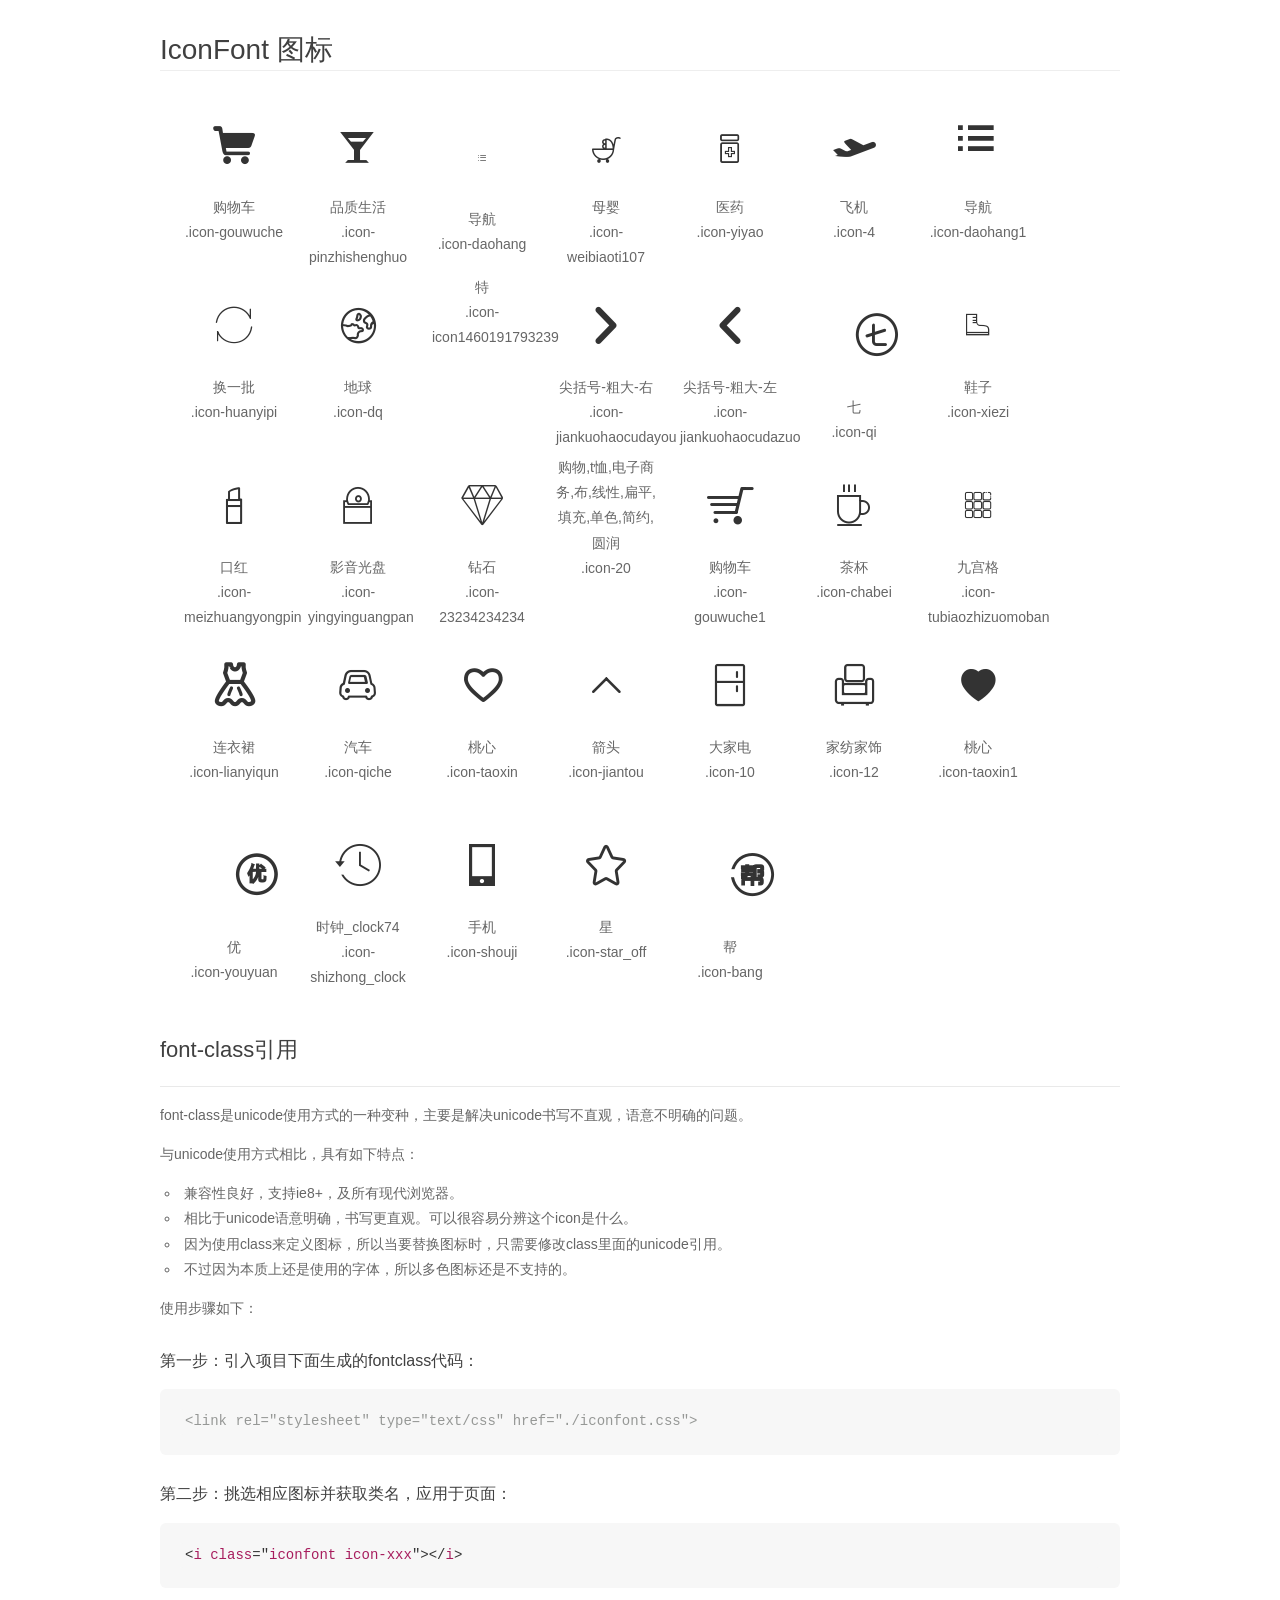
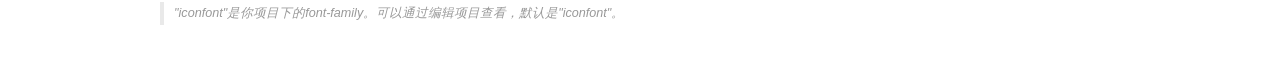
<file: iconfont/demo_fontclass.html>
<!DOCTYPE html>
<html>
<head>
    <meta charset="utf-8"/>
    <title>IconFont</title>
    <link rel="stylesheet" href="demo.css">
    <link rel="stylesheet" href="iconfont.css">
</head>
<body>
    <div class="main markdown">
        <h1>IconFont 图标</h1>
        <ul class="icon_lists clear">
            
                <li>
                <i class="icon iconfont icon-gouwuche"></i>
                    <div class="name">购物车</div>
                    <div class="fontclass">.icon-gouwuche</div>
                </li>
            
                <li>
                <i class="icon iconfont icon-pinzhishenghuo"></i>
                    <div class="name">品质生活</div>
                    <div class="fontclass">.icon-pinzhishenghuo</div>
                </li>
            
                <li>
                <i class="icon iconfont icon-daohang"></i>
                    <div class="name">导航</div>
                    <div class="fontclass">.icon-daohang</div>
                </li>
            
                <li>
                <i class="icon iconfont icon-weibiaoti107"></i>
                    <div class="name">母婴</div>
                    <div class="fontclass">.icon-weibiaoti107</div>
                </li>
            
                <li>
                <i class="icon iconfont icon-yiyao"></i>
                    <div class="name">医药</div>
                    <div class="fontclass">.icon-yiyao</div>
                </li>
            
                <li>
                <i class="icon iconfont icon-4"></i>
                    <div class="name">飞机</div>
                    <div class="fontclass">.icon-4</div>
                </li>
            
                <li>
                <i class="icon iconfont icon-daohang1"></i>
                    <div class="name">导航</div>
                    <div class="fontclass">.icon-daohang1</div>
                </li>
            
                <li>
                <i class="icon iconfont icon-huanyipi"></i>
                    <div class="name">换一批</div>
                    <div class="fontclass">.icon-huanyipi</div>
                </li>
            
                <li>
                <i class="icon iconfont icon-dq"></i>
                    <div class="name">地球</div>
                    <div class="fontclass">.icon-dq</div>
                </li>
            
                <li>
                <i class="icon iconfont icon-icon1460191793239"></i>
                    <div class="name">特</div>
                    <div class="fontclass">.icon-icon1460191793239</div>
                </li>
            
                <li>
                <i class="icon iconfont icon-jiankuohaocudayou"></i>
                    <div class="name">尖括号-粗大-右</div>
                    <div class="fontclass">.icon-jiankuohaocudayou</div>
                </li>
            
                <li>
                <i class="icon iconfont icon-jiankuohaocudazuo"></i>
                    <div class="name">尖括号-粗大-左</div>
                    <div class="fontclass">.icon-jiankuohaocudazuo</div>
                </li>
            
                <li>
                <i class="icon iconfont icon-qi"></i>
                    <div class="name">七</div>
                    <div class="fontclass">.icon-qi</div>
                </li>
            
                <li>
                <i class="icon iconfont icon-xiezi"></i>
                    <div class="name">鞋子</div>
                    <div class="fontclass">.icon-xiezi</div>
                </li>
            
                <li>
                <i class="icon iconfont icon-meizhuangyongpin"></i>
                    <div class="name">口红</div>
                    <div class="fontclass">.icon-meizhuangyongpin</div>
                </li>
            
                <li>
                <i class="icon iconfont icon-yingyinguangpan"></i>
                    <div class="name">影音光盘</div>
                    <div class="fontclass">.icon-yingyinguangpan</div>
                </li>
            
                <li>
                <i class="icon iconfont icon-23234234234"></i>
                    <div class="name">钻石</div>
                    <div class="fontclass">.icon-23234234234</div>
                </li>
            
                <li>
                <i class="icon iconfont icon-20"></i>
                    <div class="name">购物,t恤,电子商务,布,线性,扁平,填充,单色,简约,圆润</div>
                    <div class="fontclass">.icon-20</div>
                </li>
            
                <li>
                <i class="icon iconfont icon-gouwuche1"></i>
                    <div class="name">购物车</div>
                    <div class="fontclass">.icon-gouwuche1</div>
                </li>
            
                <li>
                <i class="icon iconfont icon-chabei"></i>
                    <div class="name">茶杯</div>
                    <div class="fontclass">.icon-chabei</div>
                </li>
            
                <li>
                <i class="icon iconfont icon-tubiaozhizuomoban"></i>
                    <div class="name">九宫格</div>
                    <div class="fontclass">.icon-tubiaozhizuomoban</div>
                </li>
            
                <li>
                <i class="icon iconfont icon-lianyiqun"></i>
                    <div class="name">连衣裙</div>
                    <div class="fontclass">.icon-lianyiqun</div>
                </li>
            
                <li>
                <i class="icon iconfont icon-qiche"></i>
                    <div class="name">汽车</div>
                    <div class="fontclass">.icon-qiche</div>
                </li>
            
                <li>
                <i class="icon iconfont icon-taoxin"></i>
                    <div class="name">桃心</div>
                    <div class="fontclass">.icon-taoxin</div>
                </li>
            
                <li>
                <i class="icon iconfont icon-jiantou"></i>
                    <div class="name">箭头</div>
                    <div class="fontclass">.icon-jiantou</div>
                </li>
            
                <li>
                <i class="icon iconfont icon-10"></i>
                    <div class="name">大家电</div>
                    <div class="fontclass">.icon-10</div>
                </li>
            
                <li>
                <i class="icon iconfont icon-12"></i>
                    <div class="name">家纺家饰</div>
                    <div class="fontclass">.icon-12</div>
                </li>
            
                <li>
                <i class="icon iconfont icon-taoxin1"></i>
                    <div class="name">桃心</div>
                    <div class="fontclass">.icon-taoxin1</div>
                </li>
            
                <li>
                <i class="icon iconfont icon-youyuan"></i>
                    <div class="name">优</div>
                    <div class="fontclass">.icon-youyuan</div>
                </li>
            
                <li>
                <i class="icon iconfont icon-shizhong_clock"></i>
                    <div class="name">时钟_clock74</div>
                    <div class="fontclass">.icon-shizhong_clock</div>
                </li>
            
                <li>
                <i class="icon iconfont icon-shouji"></i>
                    <div class="name">手机</div>
                    <div class="fontclass">.icon-shouji</div>
                </li>
            
                <li>
                <i class="icon iconfont icon-star_off"></i>
                    <div class="name">星</div>
                    <div class="fontclass">.icon-star_off</div>
                </li>
            
                <li>
                <i class="icon iconfont icon-bang"></i>
                    <div class="name">帮</div>
                    <div class="fontclass">.icon-bang</div>
                </li>
            
        </ul>

        <h2 id="font-class-">font-class引用</h2>
        <hr>

        <p>font-class是unicode使用方式的一种变种，主要是解决unicode书写不直观，语意不明确的问题。</p>
        <p>与unicode使用方式相比，具有如下特点：</p>
        <ul>
        <li>兼容性良好，支持ie8+，及所有现代浏览器。</li>
        <li>相比于unicode语意明确，书写更直观。可以很容易分辨这个icon是什么。</li>
        <li>因为使用class来定义图标，所以当要替换图标时，只需要修改class里面的unicode引用。</li>
        <li>不过因为本质上还是使用的字体，所以多色图标还是不支持的。</li>
        </ul>
        <p>使用步骤如下：</p>
        <h3 id="-fontclass-">第一步：引入项目下面生成的fontclass代码：</h3>


        <pre><code class="lang-js hljs javascript"><span class="hljs-comment">&lt;link rel="stylesheet" type="text/css" href="./iconfont.css"&gt;</span></code></pre>
        <h3 id="-">第二步：挑选相应图标并获取类名，应用于页面：</h3>
        <pre><code class="lang-css hljs">&lt;<span class="hljs-selector-tag">i</span> <span class="hljs-selector-tag">class</span>="<span class="hljs-selector-tag">iconfont</span> <span class="hljs-selector-tag">icon-xxx</span>"&gt;&lt;/<span class="hljs-selector-tag">i</span>&gt;</code></pre>
        <blockquote>
        <p>"iconfont"是你项目下的font-family。可以通过编辑项目查看，默认是"iconfont"。</p>
        </blockquote>
    </div>
</body>
</html>
</file>
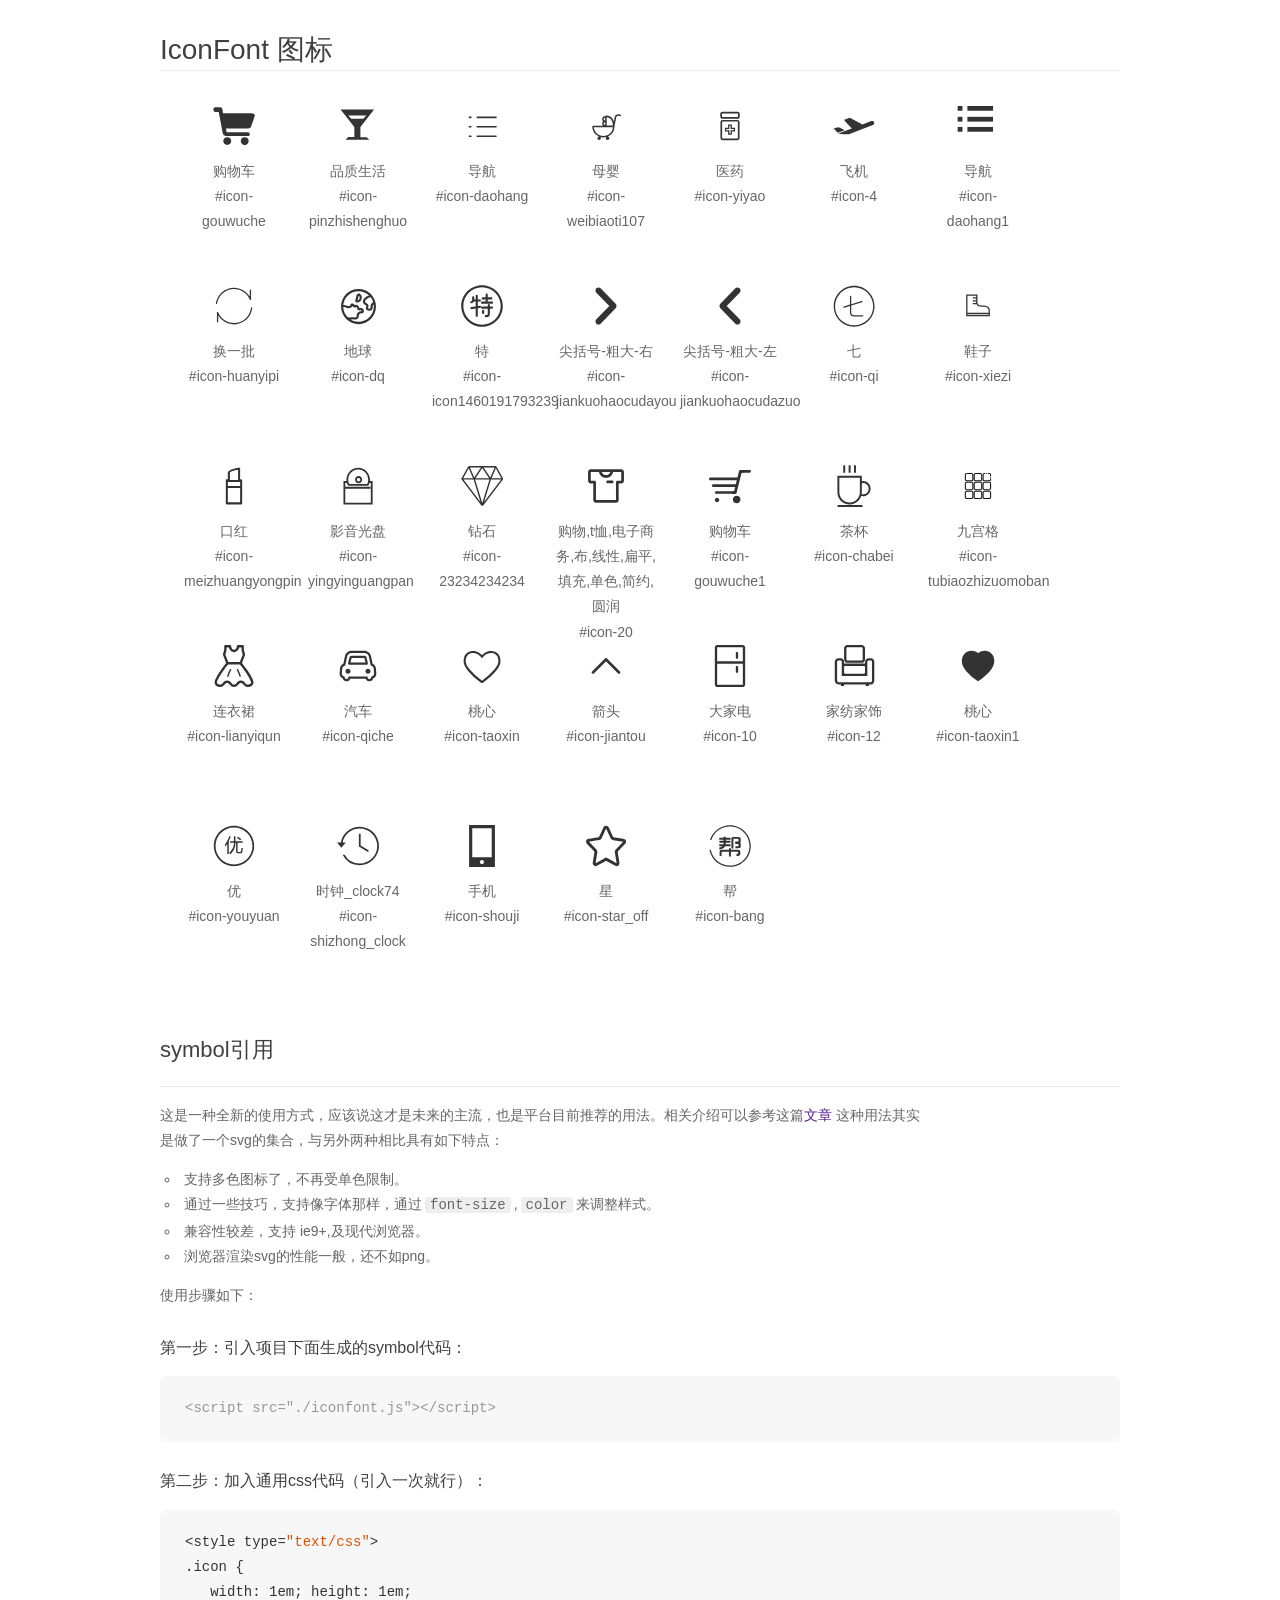
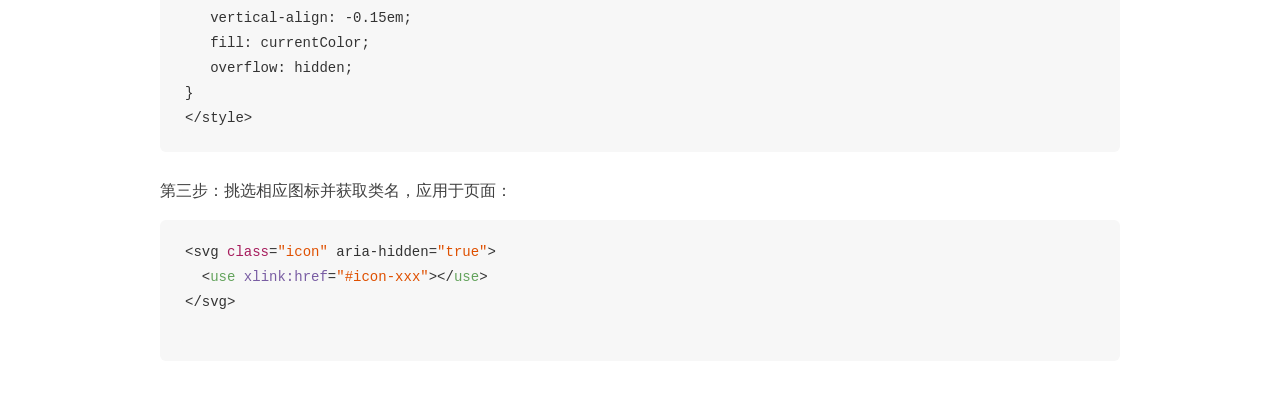
<file: iconfont/demo_symbol.html>
<!DOCTYPE html>
<html>
<head>
    <meta charset="utf-8"/>
    <title>IconFont</title>
    <link rel="stylesheet" href="demo.css">
    <script src="iconfont.js"></script>

    <style type="text/css">
        .icon {
          /* 通过设置 font-size 来改变图标大小 */
          width: 1em; height: 1em;
          /* 图标和文字相邻时，垂直对齐 */
          vertical-align: -0.15em;
          /* 通过设置 color 来改变 SVG 的颜色/fill */
          fill: currentColor;
          /* path 和 stroke 溢出 viewBox 部分在 IE 下会显示
             normalize.css 中也包含这行 */
          overflow: hidden;
        }

    </style>
</head>
<body>
    <div class="main markdown">
        <h1>IconFont 图标</h1>
        <ul class="icon_lists clear">
            
                <li>
                    <svg class="icon" aria-hidden="true">
                        <use xlink:href="#icon-gouwuche"></use>
                    </svg>
                    <div class="name">购物车</div>
                    <div class="fontclass">#icon-gouwuche</div>
                </li>
            
                <li>
                    <svg class="icon" aria-hidden="true">
                        <use xlink:href="#icon-pinzhishenghuo"></use>
                    </svg>
                    <div class="name">品质生活</div>
                    <div class="fontclass">#icon-pinzhishenghuo</div>
                </li>
            
                <li>
                    <svg class="icon" aria-hidden="true">
                        <use xlink:href="#icon-daohang"></use>
                    </svg>
                    <div class="name">导航</div>
                    <div class="fontclass">#icon-daohang</div>
                </li>
            
                <li>
                    <svg class="icon" aria-hidden="true">
                        <use xlink:href="#icon-weibiaoti107"></use>
                    </svg>
                    <div class="name">母婴</div>
                    <div class="fontclass">#icon-weibiaoti107</div>
                </li>
            
                <li>
                    <svg class="icon" aria-hidden="true">
                        <use xlink:href="#icon-yiyao"></use>
                    </svg>
                    <div class="name">医药</div>
                    <div class="fontclass">#icon-yiyao</div>
                </li>
            
                <li>
                    <svg class="icon" aria-hidden="true">
                        <use xlink:href="#icon-4"></use>
                    </svg>
                    <div class="name">飞机</div>
                    <div class="fontclass">#icon-4</div>
                </li>
            
                <li>
                    <svg class="icon" aria-hidden="true">
                        <use xlink:href="#icon-daohang1"></use>
                    </svg>
                    <div class="name">导航</div>
                    <div class="fontclass">#icon-daohang1</div>
                </li>
            
                <li>
                    <svg class="icon" aria-hidden="true">
                        <use xlink:href="#icon-huanyipi"></use>
                    </svg>
                    <div class="name">换一批</div>
                    <div class="fontclass">#icon-huanyipi</div>
                </li>
            
                <li>
                    <svg class="icon" aria-hidden="true">
                        <use xlink:href="#icon-dq"></use>
                    </svg>
                    <div class="name">地球</div>
                    <div class="fontclass">#icon-dq</div>
                </li>
            
                <li>
                    <svg class="icon" aria-hidden="true">
                        <use xlink:href="#icon-icon1460191793239"></use>
                    </svg>
                    <div class="name">特</div>
                    <div class="fontclass">#icon-icon1460191793239</div>
                </li>
            
                <li>
                    <svg class="icon" aria-hidden="true">
                        <use xlink:href="#icon-jiankuohaocudayou"></use>
                    </svg>
                    <div class="name">尖括号-粗大-右</div>
                    <div class="fontclass">#icon-jiankuohaocudayou</div>
                </li>
            
                <li>
                    <svg class="icon" aria-hidden="true">
                        <use xlink:href="#icon-jiankuohaocudazuo"></use>
                    </svg>
                    <div class="name">尖括号-粗大-左</div>
                    <div class="fontclass">#icon-jiankuohaocudazuo</div>
                </li>
            
                <li>
                    <svg class="icon" aria-hidden="true">
                        <use xlink:href="#icon-qi"></use>
                    </svg>
                    <div class="name">七</div>
                    <div class="fontclass">#icon-qi</div>
                </li>
            
                <li>
                    <svg class="icon" aria-hidden="true">
                        <use xlink:href="#icon-xiezi"></use>
                    </svg>
                    <div class="name">鞋子</div>
                    <div class="fontclass">#icon-xiezi</div>
                </li>
            
                <li>
                    <svg class="icon" aria-hidden="true">
                        <use xlink:href="#icon-meizhuangyongpin"></use>
                    </svg>
                    <div class="name">口红</div>
                    <div class="fontclass">#icon-meizhuangyongpin</div>
                </li>
            
                <li>
                    <svg class="icon" aria-hidden="true">
                        <use xlink:href="#icon-yingyinguangpan"></use>
                    </svg>
                    <div class="name">影音光盘</div>
                    <div class="fontclass">#icon-yingyinguangpan</div>
                </li>
            
                <li>
                    <svg class="icon" aria-hidden="true">
                        <use xlink:href="#icon-23234234234"></use>
                    </svg>
                    <div class="name">钻石</div>
                    <div class="fontclass">#icon-23234234234</div>
                </li>
            
                <li>
                    <svg class="icon" aria-hidden="true">
                        <use xlink:href="#icon-20"></use>
                    </svg>
                    <div class="name">购物,t恤,电子商务,布,线性,扁平,填充,单色,简约,圆润</div>
                    <div class="fontclass">#icon-20</div>
                </li>
            
                <li>
                    <svg class="icon" aria-hidden="true">
                        <use xlink:href="#icon-gouwuche1"></use>
                    </svg>
                    <div class="name">购物车</div>
                    <div class="fontclass">#icon-gouwuche1</div>
                </li>
            
                <li>
                    <svg class="icon" aria-hidden="true">
                        <use xlink:href="#icon-chabei"></use>
                    </svg>
                    <div class="name">茶杯</div>
                    <div class="fontclass">#icon-chabei</div>
                </li>
            
                <li>
                    <svg class="icon" aria-hidden="true">
                        <use xlink:href="#icon-tubiaozhizuomoban"></use>
                    </svg>
                    <div class="name">九宫格</div>
                    <div class="fontclass">#icon-tubiaozhizuomoban</div>
                </li>
            
                <li>
                    <svg class="icon" aria-hidden="true">
                        <use xlink:href="#icon-lianyiqun"></use>
                    </svg>
                    <div class="name">连衣裙</div>
                    <div class="fontclass">#icon-lianyiqun</div>
                </li>
            
                <li>
                    <svg class="icon" aria-hidden="true">
                        <use xlink:href="#icon-qiche"></use>
                    </svg>
                    <div class="name">汽车</div>
                    <div class="fontclass">#icon-qiche</div>
                </li>
            
                <li>
                    <svg class="icon" aria-hidden="true">
                        <use xlink:href="#icon-taoxin"></use>
                    </svg>
                    <div class="name">桃心</div>
                    <div class="fontclass">#icon-taoxin</div>
                </li>
            
                <li>
                    <svg class="icon" aria-hidden="true">
                        <use xlink:href="#icon-jiantou"></use>
                    </svg>
                    <div class="name">箭头</div>
                    <div class="fontclass">#icon-jiantou</div>
                </li>
            
                <li>
                    <svg class="icon" aria-hidden="true">
                        <use xlink:href="#icon-10"></use>
                    </svg>
                    <div class="name">大家电</div>
                    <div class="fontclass">#icon-10</div>
                </li>
            
                <li>
                    <svg class="icon" aria-hidden="true">
                        <use xlink:href="#icon-12"></use>
                    </svg>
                    <div class="name">家纺家饰</div>
                    <div class="fontclass">#icon-12</div>
                </li>
            
                <li>
                    <svg class="icon" aria-hidden="true">
                        <use xlink:href="#icon-taoxin1"></use>
                    </svg>
                    <div class="name">桃心</div>
                    <div class="fontclass">#icon-taoxin1</div>
                </li>
            
                <li>
                    <svg class="icon" aria-hidden="true">
                        <use xlink:href="#icon-youyuan"></use>
                    </svg>
                    <div class="name">优</div>
                    <div class="fontclass">#icon-youyuan</div>
                </li>
            
                <li>
                    <svg class="icon" aria-hidden="true">
                        <use xlink:href="#icon-shizhong_clock"></use>
                    </svg>
                    <div class="name">时钟_clock74</div>
                    <div class="fontclass">#icon-shizhong_clock</div>
                </li>
            
                <li>
                    <svg class="icon" aria-hidden="true">
                        <use xlink:href="#icon-shouji"></use>
                    </svg>
                    <div class="name">手机</div>
                    <div class="fontclass">#icon-shouji</div>
                </li>
            
                <li>
                    <svg class="icon" aria-hidden="true">
                        <use xlink:href="#icon-star_off"></use>
                    </svg>
                    <div class="name">星</div>
                    <div class="fontclass">#icon-star_off</div>
                </li>
            
                <li>
                    <svg class="icon" aria-hidden="true">
                        <use xlink:href="#icon-bang"></use>
                    </svg>
                    <div class="name">帮</div>
                    <div class="fontclass">#icon-bang</div>
                </li>
            
        </ul>


        <h2 id="symbol-">symbol引用</h2>
        <hr>

        <p>这是一种全新的使用方式，应该说这才是未来的主流，也是平台目前推荐的用法。相关介绍可以参考这篇<a href="">文章</a>
        这种用法其实是做了一个svg的集合，与另外两种相比具有如下特点：</p>
        <ul>
          <li>支持多色图标了，不再受单色限制。</li>
          <li>通过一些技巧，支持像字体那样，通过<code>font-size</code>,<code>color</code>来调整样式。</li>
          <li>兼容性较差，支持 ie9+,及现代浏览器。</li>
          <li>浏览器渲染svg的性能一般，还不如png。</li>
        </ul>
        <p>使用步骤如下：</p>
        <h3 id="-symbol-">第一步：引入项目下面生成的symbol代码：</h3>
        <pre><code class="lang-js hljs javascript"><span class="hljs-comment">&lt;script src="./iconfont.js"&gt;&lt;/script&gt;</span></code></pre>
        <h3 id="-css-">第二步：加入通用css代码（引入一次就行）：</h3>
        <pre><code class="lang-js hljs javascript">&lt;style type=<span class="hljs-string">"text/css"</span>&gt;
.icon {
   width: <span class="hljs-number">1</span>em; height: <span class="hljs-number">1</span>em;
   vertical-align: <span class="hljs-number">-0.15</span>em;
   fill: currentColor;
   overflow: hidden;
}
&lt;<span class="hljs-regexp">/style&gt;</span></code></pre>
        <h3 id="-">第三步：挑选相应图标并获取类名，应用于页面：</h3>
        <pre><code class="lang-js hljs javascript">&lt;svg <span class="hljs-class"><span class="hljs-keyword">class</span></span>=<span class="hljs-string">"icon"</span> aria-hidden=<span class="hljs-string">"true"</span>&gt;<span class="xml"><span class="hljs-tag">
  &lt;<span class="hljs-name">use</span> <span class="hljs-attr">xlink:href</span>=<span class="hljs-string">"#icon-xxx"</span>&gt;</span><span class="hljs-tag">&lt;/<span class="hljs-name">use</span>&gt;</span>
</span>&lt;<span class="hljs-regexp">/svg&gt;
        </span></code></pre>
    </div>
</body>
</html>
</file>
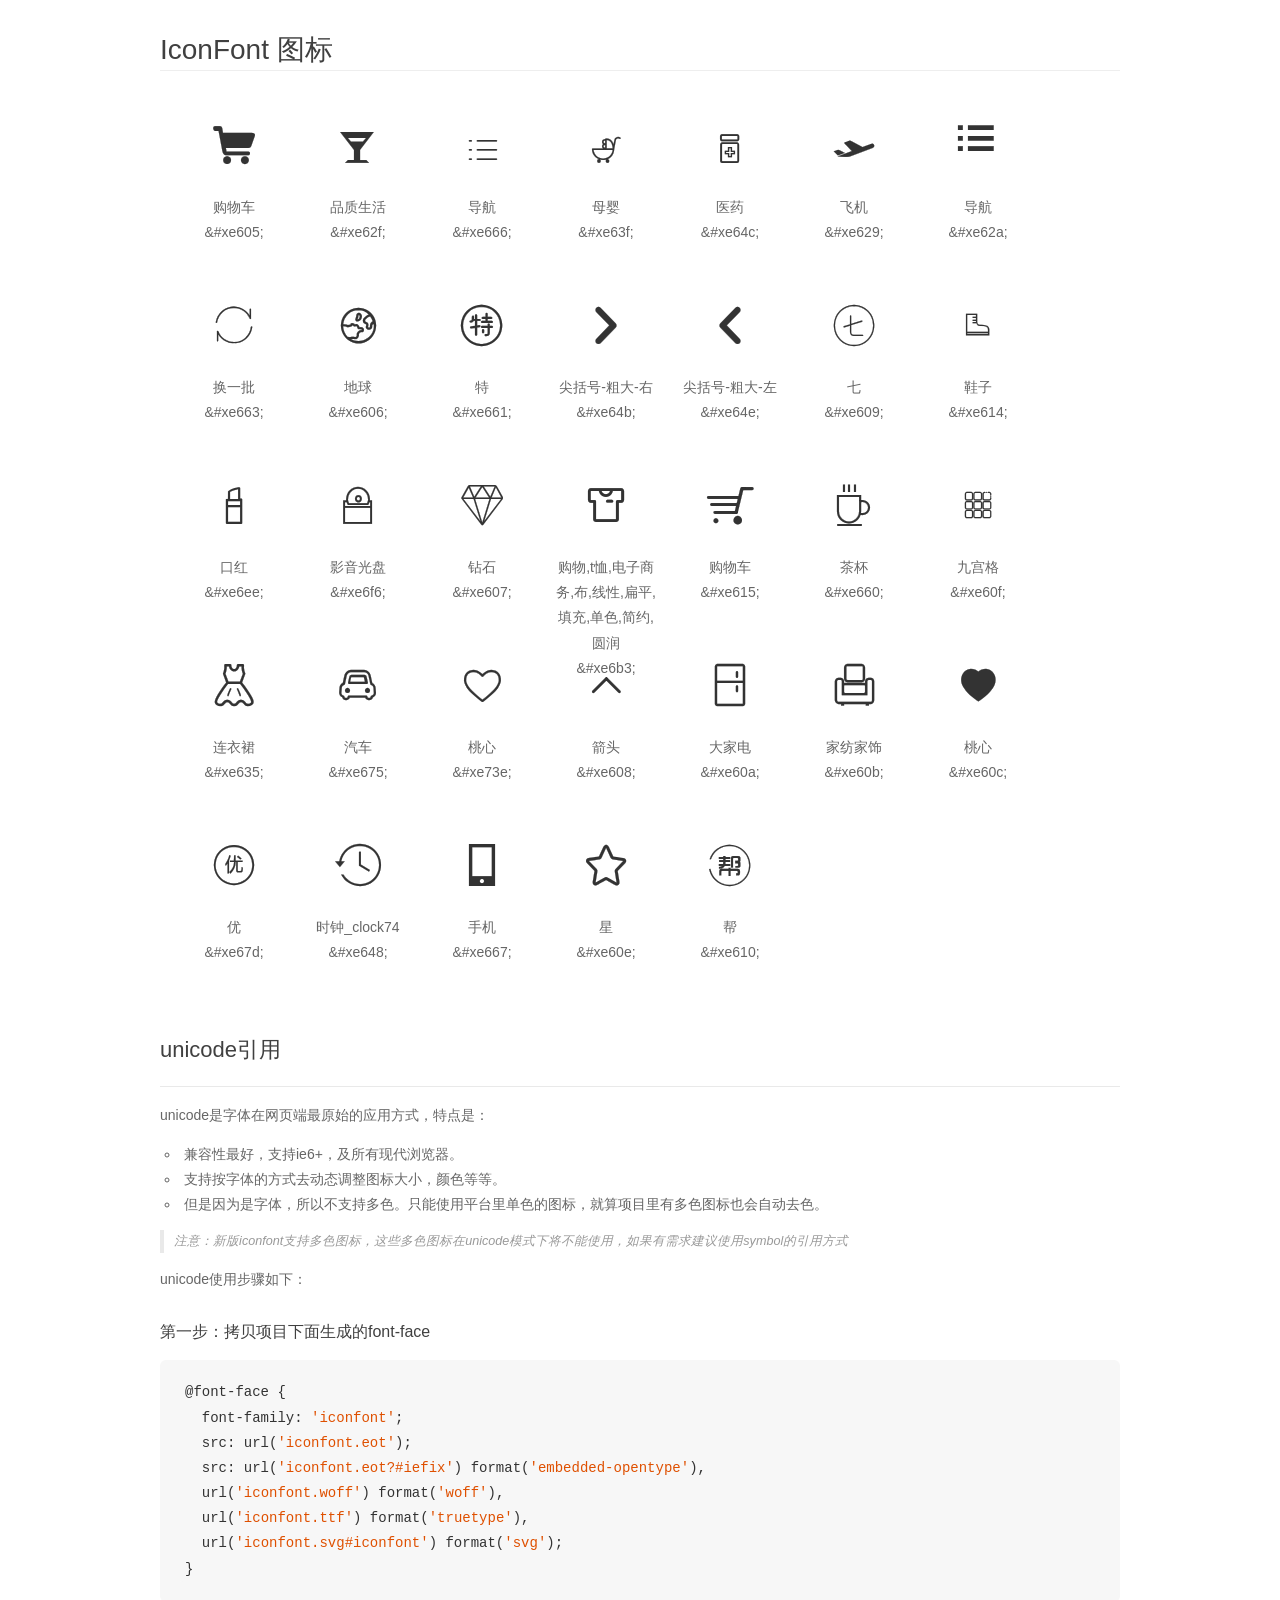
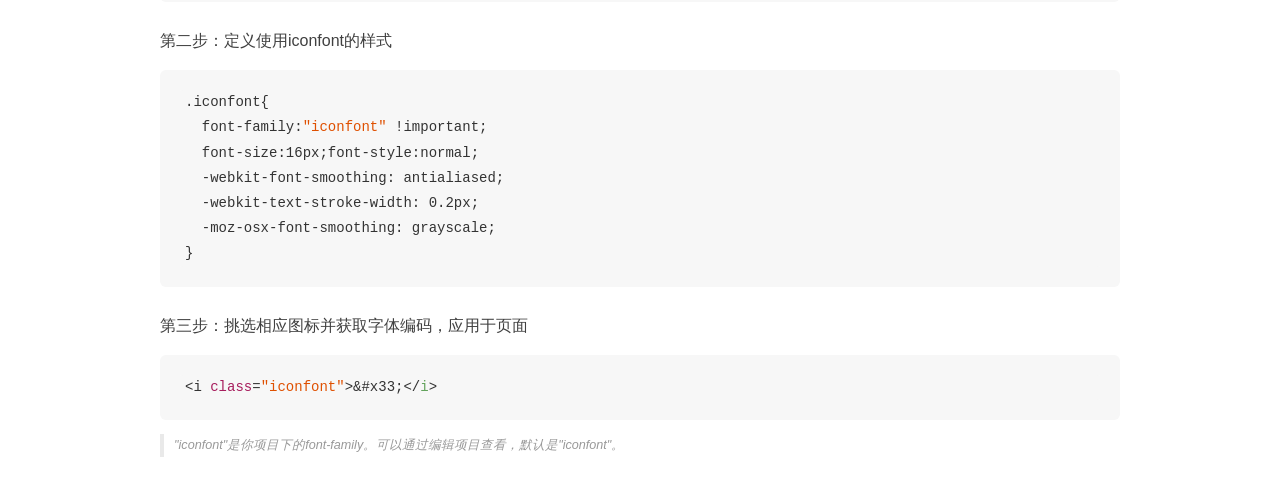
<file: iconfont/demo_unicode.html>
<!DOCTYPE html>
<html>
<head>
    <meta charset="utf-8"/>
    <title>IconFont</title>
    <link rel="stylesheet" href="demo.css">

    <style type="text/css">

        @font-face {font-family: "iconfont";
          src: url('iconfont.eot'); /* IE9*/
          src: url('iconfont.eot#iefix') format('embedded-opentype'), /* IE6-IE8 */
          url('iconfont.woff') format('woff'), /* chrome, firefox */
          url('iconfont.ttf') format('truetype'), /* chrome, firefox, opera, Safari, Android, iOS 4.2+*/
          url('iconfont.svg#iconfont') format('svg'); /* iOS 4.1- */
        }

        .iconfont {
          font-family:"iconfont" !important;
          font-size:16px;
          font-style:normal;
          -webkit-font-smoothing: antialiased;
          -webkit-text-stroke-width: 0.2px;
          -moz-osx-font-smoothing: grayscale;
        }

    </style>
</head>
<body>
    <div class="main markdown">
        <h1>IconFont 图标</h1>
        <ul class="icon_lists clear">
            
                <li>
                <i class="icon iconfont">&#xe605;</i>
                    <div class="name">购物车</div>
                    <div class="code">&amp;#xe605;</div>
                </li>
            
                <li>
                <i class="icon iconfont">&#xe62f;</i>
                    <div class="name">品质生活</div>
                    <div class="code">&amp;#xe62f;</div>
                </li>
            
                <li>
                <i class="icon iconfont">&#xe666;</i>
                    <div class="name">导航</div>
                    <div class="code">&amp;#xe666;</div>
                </li>
            
                <li>
                <i class="icon iconfont">&#xe63f;</i>
                    <div class="name">母婴</div>
                    <div class="code">&amp;#xe63f;</div>
                </li>
            
                <li>
                <i class="icon iconfont">&#xe64c;</i>
                    <div class="name">医药</div>
                    <div class="code">&amp;#xe64c;</div>
                </li>
            
                <li>
                <i class="icon iconfont">&#xe629;</i>
                    <div class="name">飞机</div>
                    <div class="code">&amp;#xe629;</div>
                </li>
            
                <li>
                <i class="icon iconfont">&#xe62a;</i>
                    <div class="name">导航</div>
                    <div class="code">&amp;#xe62a;</div>
                </li>
            
                <li>
                <i class="icon iconfont">&#xe663;</i>
                    <div class="name">换一批</div>
                    <div class="code">&amp;#xe663;</div>
                </li>
            
                <li>
                <i class="icon iconfont">&#xe606;</i>
                    <div class="name">地球</div>
                    <div class="code">&amp;#xe606;</div>
                </li>
            
                <li>
                <i class="icon iconfont">&#xe661;</i>
                    <div class="name">特</div>
                    <div class="code">&amp;#xe661;</div>
                </li>
            
                <li>
                <i class="icon iconfont">&#xe64b;</i>
                    <div class="name">尖括号-粗大-右</div>
                    <div class="code">&amp;#xe64b;</div>
                </li>
            
                <li>
                <i class="icon iconfont">&#xe64e;</i>
                    <div class="name">尖括号-粗大-左</div>
                    <div class="code">&amp;#xe64e;</div>
                </li>
            
                <li>
                <i class="icon iconfont">&#xe609;</i>
                    <div class="name">七</div>
                    <div class="code">&amp;#xe609;</div>
                </li>
            
                <li>
                <i class="icon iconfont">&#xe614;</i>
                    <div class="name">鞋子</div>
                    <div class="code">&amp;#xe614;</div>
                </li>
            
                <li>
                <i class="icon iconfont">&#xe6ee;</i>
                    <div class="name">口红</div>
                    <div class="code">&amp;#xe6ee;</div>
                </li>
            
                <li>
                <i class="icon iconfont">&#xe6f6;</i>
                    <div class="name">影音光盘</div>
                    <div class="code">&amp;#xe6f6;</div>
                </li>
            
                <li>
                <i class="icon iconfont">&#xe607;</i>
                    <div class="name">钻石</div>
                    <div class="code">&amp;#xe607;</div>
                </li>
            
                <li>
                <i class="icon iconfont">&#xe6b3;</i>
                    <div class="name">购物,t恤,电子商务,布,线性,扁平,填充,单色,简约,圆润</div>
                    <div class="code">&amp;#xe6b3;</div>
                </li>
            
                <li>
                <i class="icon iconfont">&#xe615;</i>
                    <div class="name">购物车</div>
                    <div class="code">&amp;#xe615;</div>
                </li>
            
                <li>
                <i class="icon iconfont">&#xe660;</i>
                    <div class="name">茶杯</div>
                    <div class="code">&amp;#xe660;</div>
                </li>
            
                <li>
                <i class="icon iconfont">&#xe60f;</i>
                    <div class="name">九宫格</div>
                    <div class="code">&amp;#xe60f;</div>
                </li>
            
                <li>
                <i class="icon iconfont">&#xe635;</i>
                    <div class="name">连衣裙</div>
                    <div class="code">&amp;#xe635;</div>
                </li>
            
                <li>
                <i class="icon iconfont">&#xe675;</i>
                    <div class="name">汽车</div>
                    <div class="code">&amp;#xe675;</div>
                </li>
            
                <li>
                <i class="icon iconfont">&#xe73e;</i>
                    <div class="name">桃心</div>
                    <div class="code">&amp;#xe73e;</div>
                </li>
            
                <li>
                <i class="icon iconfont">&#xe608;</i>
                    <div class="name">箭头</div>
                    <div class="code">&amp;#xe608;</div>
                </li>
            
                <li>
                <i class="icon iconfont">&#xe60a;</i>
                    <div class="name">大家电</div>
                    <div class="code">&amp;#xe60a;</div>
                </li>
            
                <li>
                <i class="icon iconfont">&#xe60b;</i>
                    <div class="name">家纺家饰</div>
                    <div class="code">&amp;#xe60b;</div>
                </li>
            
                <li>
                <i class="icon iconfont">&#xe60c;</i>
                    <div class="name">桃心</div>
                    <div class="code">&amp;#xe60c;</div>
                </li>
            
                <li>
                <i class="icon iconfont">&#xe67d;</i>
                    <div class="name">优</div>
                    <div class="code">&amp;#xe67d;</div>
                </li>
            
                <li>
                <i class="icon iconfont">&#xe648;</i>
                    <div class="name">时钟_clock74</div>
                    <div class="code">&amp;#xe648;</div>
                </li>
            
                <li>
                <i class="icon iconfont">&#xe667;</i>
                    <div class="name">手机</div>
                    <div class="code">&amp;#xe667;</div>
                </li>
            
                <li>
                <i class="icon iconfont">&#xe60e;</i>
                    <div class="name">星</div>
                    <div class="code">&amp;#xe60e;</div>
                </li>
            
                <li>
                <i class="icon iconfont">&#xe610;</i>
                    <div class="name">帮</div>
                    <div class="code">&amp;#xe610;</div>
                </li>
            
        </ul>
        <h2 id="unicode-">unicode引用</h2>
        <hr>

        <p>unicode是字体在网页端最原始的应用方式，特点是：</p>
        <ul>
        <li>兼容性最好，支持ie6+，及所有现代浏览器。</li>
        <li>支持按字体的方式去动态调整图标大小，颜色等等。</li>
        <li>但是因为是字体，所以不支持多色。只能使用平台里单色的图标，就算项目里有多色图标也会自动去色。</li>
        </ul>
        <blockquote>
        <p>注意：新版iconfont支持多色图标，这些多色图标在unicode模式下将不能使用，如果有需求建议使用symbol的引用方式</p>
        </blockquote>
        <p>unicode使用步骤如下：</p>
        <h3 id="-font-face">第一步：拷贝项目下面生成的font-face</h3>
        <pre><code class="lang-js hljs javascript">@font-face {
  font-family: <span class="hljs-string">'iconfont'</span>;
  src: url(<span class="hljs-string">'iconfont.eot'</span>);
  src: url(<span class="hljs-string">'iconfont.eot?#iefix'</span>) format(<span class="hljs-string">'embedded-opentype'</span>),
  url(<span class="hljs-string">'iconfont.woff'</span>) format(<span class="hljs-string">'woff'</span>),
  url(<span class="hljs-string">'iconfont.ttf'</span>) format(<span class="hljs-string">'truetype'</span>),
  url(<span class="hljs-string">'iconfont.svg#iconfont'</span>) format(<span class="hljs-string">'svg'</span>);
}
</code></pre>
        <h3 id="-iconfont-">第二步：定义使用iconfont的样式</h3>
        <pre><code class="lang-js hljs javascript">.iconfont{
  font-family:<span class="hljs-string">"iconfont"</span> !important;
  font-size:<span class="hljs-number">16</span>px;font-style:normal;
  -webkit-font-smoothing: antialiased;
  -webkit-text-stroke-width: <span class="hljs-number">0.2</span>px;
  -moz-osx-font-smoothing: grayscale;
}
</code></pre>
        <h3 id="-">第三步：挑选相应图标并获取字体编码，应用于页面</h3>
        <pre><code class="lang-js hljs javascript">&lt;i <span class="hljs-class"><span class="hljs-keyword">class</span></span>=<span class="hljs-string">"iconfont"</span>&gt;&amp;#x33;<span class="xml"><span class="hljs-tag">&lt;/<span class="hljs-name">i</span>&gt;</span></span></code></pre>

        <blockquote>
        <p>"iconfont"是你项目下的font-family。可以通过编辑项目查看，默认是"iconfont"。</p>
        </blockquote>
    </div>


</body>
</html>
</file>
<file: css/index.css>
@import url('base.css');
/* 头部开始 */
.search{
		width: 100%;
		height: 50px;
		background:#FF0C40;
		position: fixed;
		top: -50px;
		left: 0;
		z-index: 999;
		/* top: 0; */
		/* display: none; */
	}
.search-box{
	width: 1226px;
	height: 50px;
	margin: 0 auto;
}
.search-box>img{
	display: block;
	width: 124px;
	height: 50px;
	float: left;
}
.search-box>input{
	width: 650px;
	height: 30px;
	outline: none;
	border: 0;
	display: block;
	float: left;
	margin: 10px 0 10px 100px;
	padding: 0 0px 0 10px;
}
input::-webkit-input-placeholder, textarea::-webkit-input-placeholder {
    color: #666666;/* 设置input字体颜色 */
}
.search-box>botton{
	display: block;
	float: left;
	width: 90px;
	height: 32px;
	/* background: #fff; */
	text-align: center;
	line-height: 32px;
	margin: 9px 0;
	cursor: pointer;
	color: #fff;
}
header{
	width: 100%;
	height: 33px;
	background: #f2f2f2;
	border-bottom: 1px solid #e5e5e5;
	position: relative;
}
.head-box{
	width: 1230px;
	height: 31px;
	margin: 0 auto;
	/* border-bottom: 1px solid #e5e5e5; */
}
.head-left{
	width: 240px;
	height: 100%;
	float: left;
}
.hai,.denglu,.zhuce{
	height: 100%;
	font-size: 14px;
	/* text-align: center; */
	line-height: 31px;
	float: left;
	color: #909090;
}
.hai{
	width: 100px;
}
.denglu{
	display: block;
	width: 76px;
	text-align: center;
	/* margin-left: 10px; */
}
.denglu:hover{
	color: #fd0238;
}
.zhuce{
	float: right;
	text-align: center;
}
.zhuce:hover{
	color: #fd0238;
}
.head-right{
	width: 700px;
	height: 31px;
	float: right;
}
.head-right li{
	float: left;
}
.head-right li a{
	font-size: 14px;
	line-height: 31px;
/* 	padding-right: 26px; */
	color: #a9a9a9;
}
.head-right-1:hover .head-right-one {
	color: #fd0238;
}
.head-right-1:hover .icon-sanjiao1 {
	transform: rotateX(180deg);
}
.head-right-two{
	padding-right: 20px;
}
.head-right-two:hover{
	color: #ff0036;
}
.head-right-one-1{
	border-right: 1px solid #cccccc;
	height: 14px;
	padding-left: 20px;
	float: right;
}
.gang{
	height: 13px;
	border-left: 1px solid #cccccc;
	float: left;
	margin-top: 9px;
	padding-right: 20px;
}

.baby,.baby1,.shangjia-shop{
	width:100px;
	height:auto;
	background:#fff;
	position: absolute;
	top:31px ;
	left: 588px;
	display: none;
	border: 1px solid #E5E5E5;
	border-top: 0;
	/* box-shadow: 2px 0px 10px 5px rgba(0, 0, 0, 0.2); */
}
.baby1{
	left: 910px;
}
.shangjia-shop{
	width: 1226px;
	height: 300px;
	background: #fff;
	left: 61px;
	top: 33px;
	display: none;
	z-index: 999;
	border: 1px solid rgba(0, 0, 0, 0.2);
}
.head-right .baby a{
	display: block;
	float: right;
	padding: 5px 10px;
	font-size: 12px;
	height: 14px;
	line-height: 14px;
	color: #939393;
}
.head-right .baby a:hover{
	color: #FF0036;
}
.shouji-erwei{
	width: 175px;
	height: 227px;
}
.shouji-yinying{
	width: 175px;
	height: 227px;
	position: absolute;
	top:31px ;
	left: 950px;
	box-shadow: 0px 0px 10px 2px rgba(0, 0, 0, 0.1);
	display: none;
	z-index: 999;
}
/* 头部结束 */
/* 导航开始 */
.nav{
	width: 100%;
	height: 163px;
	background:#fff;
}
.nav-logo{
	width: 367px;
	height: 163px;
	background: url('../img/logo.gif') no-repeat center center;
	background-size: 367px 163px;
	float: left;
}
.nav-search{
	width: 509px;
	height: 45px;
	border: 1px solid #ff0036;
	border-bottom: 2px solid #ff0036;
	float: left;
	margin-left: 59px;
	margin-top: 48px;
}
.search-left{
	width: 346px;
	height: 45px;
	background: #fff;
	float: left;
	font-size: 17px;
	line-height: 45px;
	color: #666666;
	outline: none;
	border: 0;
}
.search-right{
	width: 163px;
	height: 100%;
	background: #ff0036;
	float: right;
	font-size: 23px;
	color: #fff;
	line-height: 45px;
	text-align:center;
}
.search-zi{
	width: 511px;
	height: 37px;
	float: left;
	margin-left: 59px;
}
.search-zi li{
	float: left;
}
.search-zi li a{
	font-size: 17px;
	line-height: 37px;
	padding-right: 15px;
	border-right: 1px solid #cccccc;
	padding-left: 17px;
}
.search-zi-one{
	color: #ff0036;
}
.search-zi-two,.search-zi-last{
	color: #999999;
}
.search-zi .search-zi-last{
	border-right: 0;
}
/* 导航结束 */
/* 轮播开始 */
/* banner开始 */
.banner{
	width: 100%;
	height: 536px;
	background: pink;
	position: relative;
}
.banner-top{
	width: 100%;
	height: 36px;
	background: #FF0036;
}
.shangfen{
	width: 200px;
	height: 36px;
	background: #E22127;
	margin-left: 60px;
	overflow: hidden;
	float: left;
}
.banner-top img{
	width: 30px;
	height: 30px;
	margin-right: 12px;
	float: left;
	margin-top: 5px;
}
.banner-top ul li a img{
	width: 30px;	
	height: 30px;
	margin-right: 12px;
	float: left;
}
.banner-top p{
	float: left;
	font-size: 16px;
	color: #fff;
	line-height: 36px;
	font-weight: bold;
}
.shoplist{
	width: 960px;
	height: 100%;
	float: left;
	background: #ff0036;
}
.shoplist li{
	list-style: none;
	float: left;
	padding-left: 15px;
	padding-right: 15px;
	position: relative;
}
.shoplist li img{
	display: block;
	width: 40px;
	height: 15px;
}
.shoplist li .hover{
	position: absolute;
	top: 0;
	left: 0;right: 0;
	margin-left: auto;margin-right: auto;
	display: none;
	transition: all 0.5s;
}
.shoplist li:hover .hover{
	display: block;
	transform: translateY(-15px);

} 
.shoplist li a{
	display: block;
	height: 36px;
}
.shoplist li a img{
	width: 90px;
	height: 36px;
}
.shoplist li a p{
	font-size: 16px;
	color: #fff;
	line-height: 36px;
	font-weight: bold;
}
.banner_bottom{
	width: 100%;
	height: 500px;
	position: relative;
	background: #F9CD22;
}
.banner-box ul{
	width: 100%;
	height: 100%;
	position: relative;
}
.banner-box ul li{
	width: 100%;
	height: 100%;
	list-style: none;
	float: left;
	position: absolute;
	top: 0;left: 0;
}
.banner-box ul li a{
	display: block;
	width: 100%;
	height: 100%;
}
/* .banner-bottom{
	background: url("../img/one.jpg") no-repeat center;
	background-size: 100% 100%;
} */
.img-1{
	/* display: none; */
	opacity: 0;
	width: 1230px; 
	height: 500px;
	float: left;
	position: absolute;
	top: 0;
	left: 0;right:0;margin-left: auto;margin-right: auto;
}

.banner-box li:first-child a img{
	/* display: block; */
	opacity: 1;
}
.circle{
	width:198px; 
	height: 20px;
	position: absolute;
	bottom: 22px;
	left: 0;right: 0;
	margin-left: auto;
	margin-right: auto; 
}
.circle li{
	width: 18px;
	height: 18px;
	background:rgba(0,0,0,0.3);
	border-radius: 50%;
	list-style: none;
	float: left;
	margin-right: 15px;
	/* border: 2px solid #707070; */
}
.circle li:first-child .circle1{
	background: rgba(255, 255, 255, 0.5);
	border-radius: 50%;
}
.circle li .circle1:hover{
	background: rgba(255, 255, 255, 0.5);
	width: 16px;
	height: 16px;
	border: 2px solid #707070;
	border-radius: 50%;
}
.circle li:last-child{
	margin-right: 0;
}
.circle li .circle1{
	display: block;
	width: 18px;
	height: 18px;
}
/* .circle li:first-child{
	background: rgba(255, 255, 255, 0.5);
	width: 16px;
	height: 16px;
	border: 2px solid #707070;
} */
.big-img{
	width: 220px;
	height: 480px;
	position: absolute;
	top: 0;bottom: 0;
	margin-top: auto;
	margin-bottom: auto;
	right: 59px;
}
.big-img a{
	display: block;
	width: 100%;
	height: 235px;
	margin-bottom: 10px;
	background: #FEEAF2;
}
.big-img a:hover{
	background: #fff;
}
/* .big-img a:last-child{
	margin-bottom: 0;
} */
.big-img a img{
	width: 100%;
	height: 235px;
}
.shop-list{
	width: 200px;
	height: 100%;
	position: absolute;
	left: 60px;top: 0;
	list-style: none;
	background: rgba(0, 0, 0, 0.5);
}
.shop-list li{
	width: 200px;
	height: 31px;
}
.shop-list li:hover{
	background: #fff;
}
.shop-list li i{
	display: block;
	font-size: 16px;
	margin-left: 14px;
	margin-right: 4px;
	line-height: 31px;
	float: left;
}
.shop-list li a{
	display: block;
	height: 31px;
	color: #fff;
	font-size: 14px;
	line-height: 31px;
	float: left;
}
.shop-list li:hover i{
	color: #E54077;
}
.shop-list li:hover a{
	color: #E54077;
}
.shop-list li:nth-of-type(2):hover a,.shop-list li:nth-of-type(2):hover i{
	color: #427DEF;
	font-weight: bold;
}
.shop-list li:nth-of-type(3):hover a,.shop-list li:nth-of-type(3):hover i{
	color: #6347ED;font-weight: bold;
}
.shop-list li:nth-of-type(4):hover a,.shop-list li:nth-of-type(4):hover i{
	color: #E64B7F;font-weight: bold;
}
.shop-list li:nth-of-type(5):hover a,.shop-list li:nth-of-type(5):hover i{
	color: #6347ED;font-weight: bold;
}
.shop-list li:nth-of-type(6):hover a,.shop-list li:nth-of-type(6):hover i{
	color: #427DEF;font-weight: bold;
}
.shop-list li:nth-of-type(7):hover a,.shop-list li:nth-of-type(7):hover i{
	color: #FA5C5C;font-weight: bold;
}
.shop-list li:nth-of-type(8):hover a,.shop-list li:nth-of-type(8):hover i{
	color: #F7A831;font-weight: bold;
}
.shop-list li:nth-of-type(9):hover a,.shop-list li:nth-of-type(9):hover i{
	color: #F7AE40;font-weight: bold;
}
.shop-list li:nth-of-type(10):hover a,.shop-list li:nth-of-type(10):hover i{
	color: #427DEF;font-weight: bold;
}
.shop-list li:nth-of-type(11):hover a,.shop-list li:nth-of-type(11):hover i{
	color: #427DEF;font-weight: bold;
}
.shop-list li:nth-of-type(12):hover a,.shop-list li:nth-of-type(12):hover i{
	color: #F7A831;font-weight: bold;
}
.shop-list li:nth-of-type(13):hover a,.shop-list li:nth-of-type(13):hover i{
	color: #3BC7B0;font-weight: bold;
}
.shop-list li:nth-of-type(14):hover a,.shop-list li:nth-of-type(14):hover i{
	color: #DD2727;font-weight: bold;
}
.shop-list li:nth-of-type(15):hover a,.shop-list li:nth-of-type(15):hover i{
	color: #3BC7B0;font-weight: bold;
}

.item{
	width: 800px;
	height: 500px;
	background: #fff;
	left:200px;
	top: 0;
	position: absolute;
	display: none;
	/* opacity: 0; */
}
li .block{
	display: block;
}

/* 轮播结束 */

/* 美丽人生开始 */
.beauty{
	width: 100%;
	height: 500px;
	margin: 0 auto;
	background: #f5f5f5;
}
.beauty-box{
	width: 1230px;
	height: 500px;
	margin: 0 auto;
	overflow: hidden;
}
.top-box{
	width: 100%;
	height: 25px;
	margin: 0 auto;
	float: left;
	margin-top: 30px;
}
.beauty-top{
	display: block;
	width: 500px;
	height: 25px;
	float:left;
}
.top-left{
	float: left;
	width: 116px;
	height: 25px;
	border-left: 6px solid #f35b8e;
	font-size: 22px;
	line-height: 25px;
	text-align: center;
	color: #110000;
}
.top-right{
	float: left;
	width: 171px;
	height: 20px;
	color: #110000;
	line-height: 20px;
	text-align: center;
	font-size: 16px;
	margin-top: 5px;
}
.beauty-top-right{

	width:700px;
	height: 17px;
	float: right;
	margin-top: 8px;
}
.beauty-top-right li{
	float: left;
}
.beauty-top-right li a{
	display: block;
	font-size: 17px;
	line-height: 14px;
	color: #110000;
	text-align: center;
	padding-left: 24px;
}
.beauty-top-right li a:hover{
	text-decoration: underline;
}
.bottom-box{
	width: 100%;
	height: 440px;
	background:#fff;
	margin: 0 auto;
	margin-top: 60px;
}
.bottom-left{
	display: block;
	width: 246px;
	height: 100%;
	position: relative;
	float: left;
}
.left-mei{
	width: 246px;
	height: 330px;	
}
img{
	/* display: block; */
	width: 100%;
	height: 100%;
}
.zhezhao1{
	width: 246px;
	height: 330px;
	background: rgba(255,255,255, 0.3);
	position: absolute;
	top: 0;
	left: 0;
	opacity: 0;
}
.bottom-left:hover .zhezhao1{
	opacity: 1;
}
.langman{
	width: 100%;
	height: 30px;
	background: rgba(255,255,255, 0.6);
	position: absolute;
	top: 300px;
	left: 0;
	font-size: 14px;
	color: #000000;
	text-align: center;
	line-height: 30px;
}
.left-mei:hover .langman{
	color: red;
}
.fangsong{
	width: 100%;
	height: 110px;
	background: #ea5f8d;
	text-align: center;
	color: #fff;
	font-size: 18px;
	overflow: hidden;
	position: relative;
}
.fangsong-zi{
	width: 180px;
	height: 55px;
	margin-top: 26px;
	margin-left: 35px;
}
div .fangsong-zi::first-line{
	font-size: 22px;
}
.touming{
	width: 100%;
	height: 30px;
	background: url('../img/mao.png') no-repeat center center;
	position: absolute;
}
.bottom-box ul{
	float: left;
	width: 735px;
	height: 440px;
	background: #fff;
}
.bottom-box ul li{
	float: left;
	width: 244px;
	height: 220px;
	border-right: 1px solid #f5f5f5;
	border-bottom: 1px solid #f5f5f5;
}
.bottom-box ul~li{
	border-bottom: 0;
}
.hua{
	width: 130px;
	height: 42px;
	font-size: 14px;
	color: #ea5f8d;
	margin-left: 25px;
	margin-top: 24px;
}
.hua::first-line{
	font-size: 18px;
	color: #000000;
}
.mei2{
	width: 154px;
	height: 154px;
	margin-left: 90px;
	transition: all 0.3s;
}
.bottom-box ul li:hover .mei2{
	transform: translateX(-3px);
}
.bottom-box .bottom-you ul{
	width: 249px;
	height: 440px;
	float: left;
	background:#fff;
}
.bottom-box .bottom-you ul li{
	width: 100%;
	height: 146px;
	border-bottom: 1px solid #f5f5f5;
}
.mei3{
	width: 100px;
	height: 80px;
	margin-left: 150px;
	transition: all 0.3s;
}
.bottom-box ul li:hover .mei3{
	transform: translateX(-3px);
}
/* 美丽人生结束 */
/* 宋慧乔 */
.huiqiao{
	width: 100%;
	height: 100px;
	background:#f5f5f5;
	overflow: hidden;
}
.huiqiao-tu{
	display: block;
	margin-top: 10px;
	width: 1230px;
	height: 90px;
	margin-left: 60px;
}
.huiqiao-tu img{
	width: 1230px;
	height: 90px;
}
/* 直播开始 */
.zhibo{
	width: 100%;
	height: 436px;
	background:#f5f5f5;
	padding-top: 62px;
}
.zhibo-box{
	width: 1230px;
	height: 436px;
	margin: 0 auto;
}
.zhibo-left{
	width: 488px;
	height: 100%;
	float: left;
}
.zhibo-top{
	width: 100%;
	height: 275px;
	border-bottom: 9px solid #050505;
	position: relative;
}
.zhibo-top img{
	width: 100%;
	height: 275px;
}
.zhibo-2{
	position: absolute;
	left: 216px;
	top: 103px;
	transition: all 0.3s;
}
.zhibo-top:hover .zhibo-2{
	transform:  scale(1.2, 1.2);
}
.zhibo-2 img{
	width: 70px;
	height: 60px;
}
.zhibo-top div:first-of-type{
	width: 296px;
	height: 55px;
	position: absolute;
	top: 189px;left: 96px;
	line-height: 55px;
	color: #fff;
	text-align: center;
	font-size: 23px;
	font-weight: bold;
}
.zhibo-top div:nth-of-type(2){
	width: 158px;height: 14px;
	font-size: 14px;
	text-align: center;
	color: #fff;
	position: absolute;
	top: 244px;left: 165px;
}
.zhibo-bottom{
	width: 100%;
	height: 90px;
	background:#050505;
	position: relative;
}
.zhibo-bottom li{
	width: 160px;
	height: 90px;
	float: left;
	margin-left: 4px;
}
.zhibo-bottom li:first-child{
	margin-left: 0;
}
.zhezhao-zhi,.zhezhao-zhi-1 {
	width: 160px;
	height: 90px;
	background: rgba(0, 0, 0, 0.3);
	position: absolute;	
	opacity: 0;
}
.zhezhao-zhi{top: 0;left: 0;}
.zhezhao-zhi-1 {left:164px; top: 0;}
.zhezhao-zhi:hover{
	opacity: 1;
}
.zhezhao-zhi-1:hover{
	opacity: 1;
}
.zhibo-3,.zhibo-3-3{
	width: 36px;
	height: 30px;
	position: absolute;	
	/* opacity: 0; */
}
.zhibo-bottom li:first-child a:nth-child(3){left: 62px; }
.zhibo-bottom li:nth-child(2) a:nth-child(3){left: 225px; opacity: 0;}
.zhibo-bottom li:last-child a:nth-child(3){left: 389px;}
.zhibo-bottom li a:nth-child(3){top: 30px;}
.zhibo-bottom .zhibo-3-3{left: 164px; top: 0px;}
.zhibo-bottom li a img:nth-child(2){
	width: 36px;
	height: 30px;
	/* opacity: 0; */
}
/* .zhibo-bottom-one:hover .zhibo-3{
	opacity: 1;
}
.zhibo-bottom-one:hover .zhibo-3-3{
	opacity: 1;
} */
.zhibo-yugao{
	width: 100%;
	height: 62px;
	background:#000;
}
.yugao-zi{
	width: 30px;
	height: 30px;
	margin-top: 14px;
	margin-left: 21px;
	font-size: 12px;
	float: left;
	color: #e9e9e9;
}
.yugao-zi1{
	width: 183px;
	height: 32px;
	font-size: 12px;
	margin-left: 111px;
	margin-top: 14px;
	float: left;
	color: #fff;
}
.yugao-zi1::first-line{
	color: #900905;
}
.zhibo-right{
	width: 731px;
	height: 436px;
	float: right;
	background: #fff;
	position: relative;
}
.zhibo-right li{
	float: left;
	width: 121px;
	height: 108px;
	border-right: 1px solid #f2efef;
	border-bottom: 1px solid #f2efef;
}
.zhibo-right li:nth-child(6n){
	border-right: 0;
}
/* .zhibo-right li:first-child,.zhibo-right li:nth-child(7),.zhibo-right li:nth-child(13),.zhibo-right li:nth-child(19){
	width: 132px; 
} */
.zhibo-right li:nth-child(18)~li{
	border-bottom: 0;
}
.zhibo-right img{
	width: 91px;
	height: 46px;
	margin-top: 31px;
	margin-left: 18px;
	/* margin: auto auto; */
	position: absolute;
}
.zhibo-zhezhao{
	width: 121px; 
	height: 108px;
	background: rgba(0, 0, 0, 0.7);
	position: absolute;
	opacity: 0;
	
	/* line-height: 108px; */
}
.zhibo-zhezhao1{width: 121px;top: 0;left: 133px;}
.zhibo-right li:hover .zhibo-zhezhao{
	opacity: 1;
}
.ershi{
	margin-top: 25px;
	font-size: 12px;
	color: #fff;
	text-align: center;
}
.zhibo-zhezhao-zi{
	display: block;
	width: 63px;
	height: 18px;
	background: red;
	border-radius:5px;
	margin-left: 25px;
	margin-top: 20px;
	color: #fff;
	font-size: 10px;
	text-align: center;
}
/* 直播结束 */
/* 二维码开始 */
.bottom-er{
	width: 100%;
	height: 435px;
}
.bottom-maotu{
	width: 100%;
	height: 69px;
	background: #f5f5f5;
}
.bottom-guanyu{
	width: 100%;
	height: 366px;
	background:#fff;
	border-bottom: 2px solid #ff0036;
	border-top: 1px solid #d1d7dc;
}
.guanyu{
	width:1190px;
	height: 150px;
	margin-left: 88px;
	border-bottom: 1px solid #ededed;
}
.guanyu li{
	width: 297px;
	height: 100%;
	/* background: yellow; */
	float: left;
}
.bottom-guanyu a ul li div{
	width: 140px;
	height: 41px;
	font-size: 15px;
	color: #a0a0a0;
	float: left;
	margin-left: 16px;
	margin-top: 54px;
}
.bottom-guanyu a ul li div::first-line{
	font-size: 17px;
	color: #2d2d2d;
}
.guanyu-box{
	width: 1190px;
	height: 215px;
	margin: 0 auto;
	position: relative;
}
.guanyu-bottom{
	width: 892px;
	height: 214px;
	float: left;
}
.guanyu-bottom li{
	width: 223px;
	height: 214px;
	float: left;
}
.zhinan{
	display: block;
	width: 64px;
	height: 40px;
	font-size: 16px;
	font-weight: bold;
	margin-left: 52px;
	margin-top: 17px;
	color: #646464;
}
.mianfei,.mianfei1{
	display: block;
	width: 64px;
	height: 11px;
	color: #8b8b8b;
	font-size: 12px;
	margin-left: 52px;
}
.mianfei1{
	margin-top: 9px;
}
.bottom-right{
	width: 296px;
	height: 212px;
	float: left;
}
.erweima{
	display: block;
	width: 64px;
	height: 16px;
	font-size: 16px;
	color: #646464;
	margin-top: 29px;
	margin-left: 113px;
}
.erweima-tu{
	display: block;
	width: 105px;
	height: 105px;
	background: url('../img/erweima.png') no-repeat center center;
	margin-left: 113px;
	margin-top: 12px;
}
.heimao{
	width: 70px;
	height: 25px;
	position: absolute;
	top: 189px;left: 45px;
}
.bottom-hei{
	width: 100%;
	height: 198px;
	background: #000000;
}
.hei-box{
	width: 1190px;
	height: 100%;
	margin-left: 88px;
}
.hei-box a:first-child ul{
	width: 645px;
	height: 35px;
}
.hei-box a:first-child ul li,.hei-box a:nth-child(2) ul li,.hei-box a:nth-child(3) ul li,.hei-box a:nth-child(4) ul li{
	font-size: 11px;
	color: #fff;
	line-height: 35px;
	padding-right: 5px;
	float: left;
}
.hei-box a:nth-child(2) ul{
	width: 1122px;
	height: 29px;
}
.hei-box a:nth-child(2) ul li{
	line-height: 29px;
}
.hei-box a:nth-child(3) ul{
	margin-top: 5px;
	height: 15px;
}
.hei-box a:nth-child(3) ul li{
	padding-right: 68px;
	line-height: 15px;
	color: #a4a49e;
}
.hei-box a:nth-child(4) ul{
	height: 33px;
}
.hei-box a:nth-child(4) ul li{
	line-height: 33px;
	color: #a4a49e;
	padding-right: 33px;
	margin-top: 5px;
}
.xia-xia{
	width: 190px;
	height: 30px;
	margin-top:15px;
}
.xia-xia a img{
	width: 73px;
	height: 30px;
	float: left;
	margin-right: 15px;
}
/* 二维码结束 */
/* 猜你喜欢开始 */
.cainixihuan{
	width: 100%;
	height: 372px;
	background: #f5f5f5;
}
.cainixihuan-top{
	width: 100%;
	height: 43px;
	margin-top: 30px;
	overflow: hidden;
}
.caini-text{
	width: 172px;
	height: 43px;
	margin: 0 auto;
	overflow: hidden;
}
.caini-text span{
	width: 30px;
	height: 1px;
	background: #979797;
	float: left;
	margin-top: 18px;
}
.caini-text span:nth-of-type(2){
	float: right;
}
.caini-text img{
	width: 20px;
	height: 22px;
	margin-top: 10px;
	margin-left: 9px;
	float: left;
}
.caini-text p{
	font-size: 18px;
	color: #737373;
	margin-left: 6px;
	line-height: 43px;
	float: left;
}
.xihuan-bot{
	width: 100%;
	height: 326px;
}
.xihuan-ul{
	width: 1230px;
	height: 100%;
	margin: 0 auto;
	list-style: none;
}
.xihuan-ul li{
	width: 235px;
	height: 100%;
	float: left;
	margin-right: 11px;
	border: 1px solid #fff;
	background: #fff;
}
.xihuan-ul li:hover{
	border: 1px solid #FF0036;
}
.xihuan-ul li:last-of-type{
	margin-right: 0;
}
.xihuan-ul li a{
	display: block;
	width: 235px;
	height: 100%;
	position: relative;
}
.xihuan-ul li a img{
	width: 235px;
	height: 235px;
}
.you-zhezhao{
	width: 235px;
	height: 235px;
	background: rgba(255, 255, 255, 0.3);
	opacity: 0;
	position: absolute;
	top: 0;left: 0;
}
.xihuan-ul li:hover .you-zhezhao{
	opacity: 1;
}
.xihuan-ul li a p{
	width: 211px;
	height: 34px;
	margin-top: 14px;
	margin-left: 12px;
	font-size: 13px;
	color: #666;
}
.price{
	width: 211px;
	height: 33px;
	margin-top: 2px;
	margin: 0 auto;
}
.xihuan-ul li a .price img{
	width: 10px;
	height: 14px;
	float: left;
	margin-top: 10px;
}
.xihuan-ul li a .price p{
	font-size: 16px;
	line-height: 32px;
	color: #FF0036;
}
/* 猜你喜欢结束 */
/* 潮流开始 */
.fashion{
	width: 100%;
	height: 507px;
	background:#f5f5f5;
	overflow: hidden;
}
.fashion-box{
	width: 1230px;
	height: 477px;
	margin: 0 auto;
	margin-top: 30px;
}
.fashion-top{
	width: 100%;
	height: 36px;
}
.fashion-top li{
	width: 238px;
	height: 100%;
	background: #ff0036;
	float: left;
	margin-right: 10px;
}
.fashion-top li:last-child,.fashion-bottom li:last-child{
	margin-right: 0;
}
.fashion-top li span{
	font-size: 18px;
	line-height: 36px;
	color: #fff;
	font-weight: bold;
}
.fashion-bottom{
	width: 100%;
	height: 445px;
	background: #fff;
}
.fashion-bottom li{
	width: 238px;
	height: 222px;
	background: #fff;
	float: left;
	margin-right: 10px;
}
.fashion-bottom li:nth-child(5){
	margin-right: 0;
}
.fashion-bottom li .huanxin{
	display: block;
	width: 78px;
	height: 42px;
	font-size: 14px;
	text-align: center;
	margin-left: 78px;
	margin-top:10px;
	color: #000;
 
}
.fashion-bottom li a::first-line{
	font-size: 23px;
	font-weight: bold;
}
.fashion-bottom li:hover img{
	transform: scale(1.2, 1.2);
}
.huanxin-tu,.huanxin-tu img{
	width: 140px;
	height: 140px;
	margin-left: 52px;
		transition: all 0.3s;
}
.f-tiao{
	width: 200px;
	height: 1px;
	background: #eeeeee;
	margin-left: 19px;
}
.img1:hover .img1{
	transform: scale(1.2, 1.2);
}
/* 潮流结束 */
.ding-buy{
	display: block;
	width: 30px;
	height:100%;
	background: #000;
	position: fixed;
	top: 0px;
	right: 0;
	font-size: 16px;
	text-align: center;
}
.ding-buy li a{
	/* height: 35px; */
	display: block;
	font-size: 10px;
	color: #fff;
	border-bottom: 1px solid #fff;
	height: auto;
}
.ding-buy li:first-child a{font-size:27px;margin-top: 80px;box-sizing: border-box;}
.ding-buy li:nth-child(2) a{padding-top:30px;padding-bottom: 30px;box-sizing: border-box;}
.ding-buy li:hover{
	background: #FF0036;
}
.ding-buy li:nth-child(3) a{
	margin-top: 10px;margin-bottom: 10px;
	background: url('../img/jinbi.png') no-repeat center;
	background-size:27px 27px;
	border-bottom: 0;
}
.ding-buy li:nth-child(4) a{
	padding-top: 25px;padding-bottom:20px;
	background: url('../img/cang.png') no-repeat center;
	background-size: 35px 35px;border-bottom: 0;
}
.ding-buy li:nth-child(5) a{
	padding-top: 25px;padding-bottom: 20px;
	background: url('../img/xing.png') no-repeat center;
	background-size: 35px 35px;border-bottom: 0;
}
.ding-buy li:nth-child(6) a{
	padding-top: 25px;padding-bottom: 20px;
	background: url('../img/biao.png') no-repeat center;
	background-size: 35px 35px;border-bottom: 0;
}
.ding-buy li:nth-child(7) a{
	padding-top: 25px;padding-bottom: 20px;
	background: url('../img/chongzhi.png') no-repeat center;
	background-size: 35px 35px;border-bottom: 0;
}
.ding-buy li:nth-child(8) a{
	display: block;
	height: 80px;

}
.ding-buy li:nth-child(8):hover{
	background: #000;
}
.ding-buy li:nth-child(9) a{
	padding-top:40px;
	background: url('../img/ma.png') no-repeat center;
	background-size: 35px 35px;border-bottom: 0;

}.ding-buy li:nth-child(10) a{
	padding-top: 25px;padding-bottom: 20px;
	background: url('../img/click.png') no-repeat center;
	background-size: 35px 35px;border-bottom: 0;
}
.quanyi{
	width: 100px;
	height: 37px;
	background:#5F5F5F;
	position: absolute;
	top: 80px;
	left: -140px;/* 40px */
	font-size: 15px;
	text-align: center;
	line-height: 37px;
	color: #fff;
	display: none;
	cursor: pointer;
}
.pinpai{
	height: 48px;
	top: 252px;
	line-height: 48px;
}
.collect{
	height: 48px;
	top: 297px;
	line-height: 48px;
}
.chongzhi{
	height: 48px;
	top: 387px;
	line-height: 48px;
}
.kanguo{
	height: 48px;
	top:342px;
	line-height: 48px;
}
.APP{
	width: 139px;
	height: 158px;
	/* display: block; */
	top: 397px;
}





.mao{
	width: 35px;
	height: auto;
	position: fixed;
	bottom: 80px;left: 0;
	font-size: 12px;
	
}
.mao li{
	border-bottom: 1px solid #fff;
	margin-top: 1px;
	background: #666666;
}
.mao li a:first-child{
	display: block;
	height: 35px;
	color: #fff;
	text-align: center;
}
.mao li:last-child a{line-height: 36px;}
/* .mao li:first-child~li a{background: #626262;} */
/* .mao li:nth-child(9) a{background: #000;} */
.mao li:nth-child(1) a:hover{background:#64C333;}
.mao li:nth-child(2) a:hover{background: #F15453;}
.mao li:nth-child(3) a:hover{background: pink;}
.mao li:nth-child(4) a:hover{background: skyblue;}
.mao li:nth-child(5) a:hover{background: red;}
.mao li:nth-child(6) a:hover{background:#6262C4;}
.mao li:nth-child(7) a:hover{background: #F5953E;}
.mao li:nth-child(8) a:hover{background: #39D8F7;}
</file>
<file: iconfnt1/iconfont.css>
@font-face {font-family: "iconfont";
  src: url('iconfont.eot?t=1503220624248'); /* IE9*/
  src: url('iconfont.eot?t=1503220624248#iefix') format('embedded-opentype'), /* IE6-IE8 */
  url('iconfont.woff?t=1503220624248') format('woff'), /* chrome, firefox */
  url('iconfont.ttf?t=1503220624248') format('truetype'), /* chrome, firefox, opera, Safari, Android, iOS 4.2+*/
  url('iconfont.svg?t=1503220624248#iconfont') format('svg'); /* iOS 4.1- */
}

.iconfont {
  font-family:"iconfont" !important;
  font-size:16px;
  font-style:normal;
  -webkit-font-smoothing: antialiased;
  -moz-osx-font-smoothing: grayscale;
}

.icon-chongzhi:before { content: "\e600"; }

.icon-kafei:before { content: "\e601"; }

.icon-shouji1:before { content: "\e602"; }

.icon-zhubaoshipin:before { content: "\e603"; }

.icon-jiajujiancai:before { content: "\e604"; }

.icon-jiayongdianqi:before { content: "\e605"; }

.icon-shipin:before { content: "\e606"; }

.icon-muyingwanju:before { content: "\e607"; }

.icon-shumashouji:before { content: "\e608"; }

.icon-nvzhuangneiyi:before { content: "\e609"; }

.icon-huazhuangpin:before { content: "\e60a"; }

.icon-qichepeijian:before { content: "\e60b"; }

.icon-jiafangjiashi:before { content: "\e60c"; }

.icon-yiyaobaojian:before { content: "\e60d"; }

.icon-tushuyinxiang:before { content: "\e60e"; }

.icon-tesefuwu:before { content: "\e60f"; }

.icon-qitianwuliyoutuihuanhuo:before { content: "\e610"; }

.icon-nanzhuang:before { content: "\e611"; }

.icon-xie:before { content: "\e612"; }

.icon-shengxianshuiguo:before { content: "\e613"; }

.icon-pinpai:before { content: "\e614"; }

.icon-tianmaochaoshigouwuche:before { content: "\e615"; }

.icon-weiguanzhu:before { content: "\e616"; }

.icon-fenlei:before { content: "\e617"; }

.icon-shijian:before { content: "\e618"; }

.icon-shoucang:before { content: "\e619"; }

.icon-sanjiao1:before { content: "\e61a"; }

.icon-gouwuchexuanzhong:before { content: "\e61b"; }

.icon-wodezichan:before { content: "\e61c"; }

.icon-tianmaochaoshi:before { content: "\e61d"; }

.icon-tianmaoguoji:before { content: "\e61e"; }

.icon-tianmao01:before { content: "\e61f"; }

.icon-tianmao:before { content: "\e6aa"; }

.icon-sanjiao1{
  font-size: 2px;
  color: #bbbbbb;
  line-height: 31px;
  display: block;
  float: right;
  padding-right: 20px;
}
.icon-woguanzhudepinpai,.icon-gouwuchexuanzhong,.icon-shouji{
  color: #ff0036;
  line-height: 31px;
}
.icon-fenlei{
  display: block;
  font-size: 22px;
  padding-left: 15px;
  float: left;
}
.icon-shouji1{
  font-size: 22px;
  font-weight: bold;
  margin-left: 69px;
  color: #fff;
}
</file>
<file: iconfont/iconfont.css>
@font-face {font-family: "iconfont";
  src: url('iconfont.eot?t=1503378380663'); /* IE9*/
  src: url('iconfont.eot?t=1503378380663#iefix') format('embedded-opentype'), /* IE6-IE8 */
  url('iconfont.woff?t=1503378380663') format('woff'), /* chrome, firefox */
  url('iconfont.ttf?t=1503378380663') format('truetype'), /* chrome, firefox, opera, Safari, Android, iOS 4.2+*/
  url('iconfont.svg?t=1503378380663#iconfont') format('svg'); /* iOS 4.1- */
}

.iconfont {
  font-family:"iconfont" !important;
  font-size:16px;
  font-style:normal;
  -webkit-font-smoothing: antialiased;
  -moz-osx-font-smoothing: grayscale;
}

.icon-gouwuche:before { content: "\e605"; }

.icon-pinzhishenghuo:before { content: "\e62f"; }

.icon-daohang:before { content: "\e666";
font-size: 12px; }

.icon-weibiaoti107:before { content: "\e63f"; }

.icon-yiyao:before { content: "\e64c"; }

.icon-4:before { content: "\e629"; }

.icon-daohang1:before { content: "\e62a"; }

.icon-huanyipi:before { content: "\e663"; }

.icon-dq:before { content: "\e606"; }

.icon-tie:before { content: "\e661"; }

.icon-jiankuohaocudayou:before { content: "\e64b"; }

.icon-jiankuohaocudazuo:before { content: "\e64e"; }

.icon-qi:before { content: "\e609"; }

.icon-xiezi:before { content: "\e614"; }

.icon-meizhuangyongpin:before { content: "\e6ee"; }

.icon-yingyinguangpan:before { content: "\e6f6"; }

.icon-23234234234:before { content: "\e607"; }

.icon-yifu:before { content: "\e6b3"; }

.icon-gouwuche1:before { content: "\e615"; }

.icon-chabei:before { content: "\e660"; }

.icon-tubiaozhizuomoban:before { content: "\e60f"; }

.icon-lianyiqun:before { content: "\e635"; }

.icon-qiche:before { content: "\e675"; }

.icon-taoxin:before { content: "\e73e"; }

.icon-jiantou:before { content: "\e608"; }

.icon-10:before { content: "\e60a"; }

.icon-12:before { content: "\e60b"; }

.icon-taoxin1:before { content: "\e60c"; }

.icon-youyuan:before { content: "\e67d"; }

.icon-shizhong_clock:before { content: "\e648"; }

.icon-shouji:before { content: "\e667"; }

.icon-star_off:before { content: "\e60e"; }

.icon-bang:before { content: "\e610"; }

.icon-youyuan,.icon-bang,.icon-qi,.icon-tie{
  float: left;
  font-size: 50px;
  font-weight: bold;
  color: #f70027;
  padding-left: 51px;
  line-height: 150px;
}
.icon-yifu,.icon-lianyiqun,.icon-4,.icon-taoxin{
  font-size: 18px;
  font-weight: bold;
  margin-left: 69px;
  color: #fff;
}
.icon-xiezi{
  font-size: 24px;
 color: #ff0036;
  line-height: 31px;
}
</file>
<file: iconfnt1/demo.css>
*{margin: 0;padding: 0;list-style: none;}
/*
KISSY CSS Reset
理念：1. reset 的目的不是清除浏览器的默认样式，这仅是部分工作。清除和重置是紧密不可分的。
2. reset 的目的不是让默认样式在所有浏览器下一致，而是减少默认样式有可能带来的问题。
3. reset 期望提供一套普适通用的基础样式。但没有银弹，推荐根据具体需求，裁剪和修改后再使用。
特色：1. 适应中文；2. 基于最新主流浏览器。
维护：玉伯<lifesinger@gmail.com>, 正淳<ragecarrier@gmail.com>
 */

/** 清除内外边距 **/
body, h1, h2, h3, h4, h5, h6, hr, p, blockquote, /* structural elements 结构元素 */
dl, dt, dd, ul, ol, li, /* list elements 列表元素 */
pre, /* text formatting elements 文本格式元素 */
form, fieldset, legend, button, input, textarea, /* form elements 表单元素 */
th, td /* table elements 表格元素 */ {
  margin: 0;
  padding: 0;
}

/** 设置默认字体 **/
body,
button, input, select, textarea /* for ie */ {
  font: 12px/1.5 tahoma, arial, \5b8b\4f53, sans-serif;
}
h1, h2, h3, h4, h5, h6 { font-size: 100%; }
address, cite, dfn, em, var { font-style: normal; } /* 将斜体扶正 */
code, kbd, pre, samp { font-family: courier new, courier, monospace; } /* 统一等宽字体 */
small { font-size: 12px; } /* 小于 12px 的中文很难阅读，让 small 正常化 */

/** 重置列表元素 **/
ul, ol { list-style: none; }

/** 重置文本格式元素 **/
a { text-decoration: none; }
a:hover { text-decoration: underline; }


/** 重置表单元素 **/
legend { color: #000; } /* for ie6 */
fieldset, img { border: 0; } /* img 搭车：让链接里的 img 无边框 */
button, input, select, textarea { font-size: 100%; } /* 使得表单元素在 ie 下能继承字体大小 */
/* 注：optgroup 无法扶正 */

/** 重置表格元素 **/
table { border-collapse: collapse; border-spacing: 0; }

/* 清除浮动 */
.ks-clear:after, .clear:after {
  content: '\20';
  display: block;
  height: 0;
  clear: both;
}
.ks-clear, .clear {
  *zoom: 1;
}

.main {
  padding: 30px 100px;
width: 960px;
margin: 0 auto;
}
.main h1{font-size:36px; color:#333; text-align:left;margin-bottom:30px; border-bottom: 1px solid #eee;}

.helps{margin-top:40px;}
.helps pre{
  padding:20px;
  margin:10px 0;
  border:solid 1px #e7e1cd;
  background-color: #fffdef;
  overflow: auto;
}

.icon_lists{
  width: 100% !important;

}

.icon_lists li{
  float:left;
  width: 100px;
  height:180px;
  text-align: center;
  list-style: none !important;
}
.icon_lists .icon{
  font-size: 42px;
  line-height: 100px;
  margin: 10px 0;
  color:#333;
  -webkit-transition: font-size 0.25s ease-out 0s;
  -moz-transition: font-size 0.25s ease-out 0s;
  transition: font-size 0.25s ease-out 0s;

}
.icon_lists .icon:hover{
  font-size: 100px;
}



.markdown {
  color: #666;
  font-size: 14px;
  line-height: 1.8;
}

.highlight {
  line-height: 1.5;
}

.markdown img {
  vertical-align: middle;
  max-width: 100%;
}

.markdown h1 {
  color: #404040;
  font-weight: 500;
  line-height: 40px;
  margin-bottom: 24px;
}

.markdown h2,
.markdown h3,
.markdown h4,
.markdown h5,
.markdown h6 {
  color: #404040;
  margin: 1.6em 0 0.6em 0;
  font-weight: 500;
  clear: both;
}

.markdown h1 {
  font-size: 28px;
}

.markdown h2 {
  font-size: 22px;
}

.markdown h3 {
  font-size: 16px;
}

.markdown h4 {
  font-size: 14px;
}

.markdown h5 {
  font-size: 12px;
}

.markdown h6 {
  font-size: 12px;
}

.markdown hr {
  height: 1px;
  border: 0;
  background: #e9e9e9;
  margin: 16px 0;
  clear: both;
}

.markdown p,
.markdown pre {
  margin: 1em 0;
}

.markdown > p,
.markdown > blockquote,
.markdown > .highlight,
.markdown > ol,
.markdown > ul {
  width: 80%;
}

.markdown ul > li {
  list-style: circle;
}

.markdown > ul li,
.markdown blockquote ul > li {
  margin-left: 20px;
  padding-left: 4px;
}

.markdown > ul li p,
.markdown > ol li p {
  margin: 0.6em 0;
}

.markdown ol > li {
  list-style: decimal;
}

.markdown > ol li,
.markdown blockquote ol > li {
  margin-left: 20px;
  padding-left: 4px;
}

.markdown code {
  margin: 0 3px;
  padding: 0 5px;
  background: #eee;
  border-radius: 3px;
}

.markdown pre {
  border-radius: 6px;
  background: #f7f7f7;
  padding: 20px;
}

.markdown pre code {
  border: none;
  background: #f7f7f7;
  margin: 0;
}

.markdown strong,
.markdown b {
  font-weight: 600;
}

.markdown > table {
  border-collapse: collapse;
  border-spacing: 0px;
  empty-cells: show;
  border: 1px solid #e9e9e9;
  width: 95%;
  margin-bottom: 24px;
}

.markdown > table th {
  white-space: nowrap;
  color: #333;
  font-weight: 600;

}

.markdown > table th,
.markdown > table td {
  border: 1px solid #e9e9e9;
  padding: 8px 16px;
  text-align: left;
}

.markdown > table th {
  background: #F7F7F7;
}

.markdown blockquote {
  font-size: 90%;
  color: #999;
  border-left: 4px solid #e9e9e9;
  padding-left: 0.8em;
  margin: 1em 0;
  font-style: italic;
}

.markdown blockquote p {
  margin: 0;
}

.markdown .anchor {
  opacity: 0;
  transition: opacity 0.3s ease;
  margin-left: 8px;
}

.markdown .waiting {
  color: #ccc;
}

.markdown h1:hover .anchor,
.markdown h2:hover .anchor,
.markdown h3:hover .anchor,
.markdown h4:hover .anchor,
.markdown h5:hover .anchor,
.markdown h6:hover .anchor {
  opacity: 1;
  display: inline-block;
}

.markdown > br,
.markdown > p > br {
  clear: both;
}


.hljs {
  display: block;
  background: white;
  padding: 0.5em;
  color: #333333;
  overflow-x: auto;
}

.hljs-comment,
.hljs-meta {
  color: #969896;
}

.hljs-string,
.hljs-variable,
.hljs-template-variable,
.hljs-strong,
.hljs-emphasis,
.hljs-quote {
  color: #df5000;
}

.hljs-keyword,
.hljs-selector-tag,
.hljs-type {
  color: #a71d5d;
}

.hljs-literal,
.hljs-symbol,
.hljs-bullet,
.hljs-attribute {
  color: #0086b3;
}

.hljs-section,
.hljs-name {
  color: #63a35c;
}

.hljs-tag {
  color: #333333;
}

.hljs-title,
.hljs-attr,
.hljs-selector-id,
.hljs-selector-class,
.hljs-selector-attr,
.hljs-selector-pseudo {
  color: #795da3;
}

.hljs-addition {
  color: #55a532;
  background-color: #eaffea;
}

.hljs-deletion {
  color: #bd2c00;
  background-color: #ffecec;
}

.hljs-link {
  text-decoration: underline;
}

pre{
  background: #fff;
}
</file>
<file: iconfont/demo.css>
*{margin: 0;padding: 0;list-style: none;}
/*
KISSY CSS Reset
理念：1. reset 的目的不是清除浏览器的默认样式，这仅是部分工作。清除和重置是紧密不可分的。
2. reset 的目的不是让默认样式在所有浏览器下一致，而是减少默认样式有可能带来的问题。
3. reset 期望提供一套普适通用的基础样式。但没有银弹，推荐根据具体需求，裁剪和修改后再使用。
特色：1. 适应中文；2. 基于最新主流浏览器。
维护：玉伯<lifesinger@gmail.com>, 正淳<ragecarrier@gmail.com>
 */

/** 清除内外边距 **/
body, h1, h2, h3, h4, h5, h6, hr, p, blockquote, /* structural elements 结构元素 */
dl, dt, dd, ul, ol, li, /* list elements 列表元素 */
pre, /* text formatting elements 文本格式元素 */
form, fieldset, legend, button, input, textarea, /* form elements 表单元素 */
th, td /* table elements 表格元素 */ {
  margin: 0;
  padding: 0;
}

/** 设置默认字体 **/
body,
button, input, select, textarea /* for ie */ {
  font: 12px/1.5 tahoma, arial, \5b8b\4f53, sans-serif;
}
h1, h2, h3, h4, h5, h6 { font-size: 100%; }
address, cite, dfn, em, var { font-style: normal; } /* 将斜体扶正 */
code, kbd, pre, samp { font-family: courier new, courier, monospace; } /* 统一等宽字体 */
small { font-size: 12px; } /* 小于 12px 的中文很难阅读，让 small 正常化 */

/** 重置列表元素 **/
ul, ol { list-style: none; }

/** 重置文本格式元素 **/
a { text-decoration: none; }
a:hover { text-decoration: underline; }


/** 重置表单元素 **/
legend { color: #000; } /* for ie6 */
fieldset, img { border: 0; } /* img 搭车：让链接里的 img 无边框 */
button, input, select, textarea { font-size: 100%; } /* 使得表单元素在 ie 下能继承字体大小 */
/* 注：optgroup 无法扶正 */

/** 重置表格元素 **/
table { border-collapse: collapse; border-spacing: 0; }

/* 清除浮动 */
.ks-clear:after, .clear:after {
  content: '\20';
  display: block;
  height: 0;
  clear: both;
}
.ks-clear, .clear {
  *zoom: 1;
}

.main {
  padding: 30px 100px;
width: 960px;
margin: 0 auto;
}
.main h1{font-size:36px; color:#333; text-align:left;margin-bottom:30px; border-bottom: 1px solid #eee;}

.helps{margin-top:40px;}
.helps pre{
  padding:20px;
  margin:10px 0;
  border:solid 1px #e7e1cd;
  background-color: #fffdef;
  overflow: auto;
}

.icon_lists{
  width: 100% !important;

}

.icon_lists li{
  float:left;
  width: 100px;
  height:180px;
  text-align: center;
  list-style: none !important;
}
.icon_lists .icon{
  font-size: 42px;
  line-height: 100px;
  margin: 10px 0;
  color:#333;
  -webkit-transition: font-size 0.25s ease-out 0s;
  -moz-transition: font-size 0.25s ease-out 0s;
  transition: font-size 0.25s ease-out 0s;

}
.icon_lists .icon:hover{
  font-size: 100px;
}



.markdown {
  color: #666;
  font-size: 14px;
  line-height: 1.8;
}

.highlight {
  line-height: 1.5;
}

.markdown img {
  vertical-align: middle;
  max-width: 100%;
}

.markdown h1 {
  color: #404040;
  font-weight: 500;
  line-height: 40px;
  margin-bottom: 24px;
}

.markdown h2,
.markdown h3,
.markdown h4,
.markdown h5,
.markdown h6 {
  color: #404040;
  margin: 1.6em 0 0.6em 0;
  font-weight: 500;
  clear: both;
}

.markdown h1 {
  font-size: 28px;
}

.markdown h2 {
  font-size: 22px;
}

.markdown h3 {
  font-size: 16px;
}

.markdown h4 {
  font-size: 14px;
}

.markdown h5 {
  font-size: 12px;
}

.markdown h6 {
  font-size: 12px;
}

.markdown hr {
  height: 1px;
  border: 0;
  background: #e9e9e9;
  margin: 16px 0;
  clear: both;
}

.markdown p,
.markdown pre {
  margin: 1em 0;
}

.markdown > p,
.markdown > blockquote,
.markdown > .highlight,
.markdown > ol,
.markdown > ul {
  width: 80%;
}

.markdown ul > li {
  list-style: circle;
}

.markdown > ul li,
.markdown blockquote ul > li {
  margin-left: 20px;
  padding-left: 4px;
}

.markdown > ul li p,
.markdown > ol li p {
  margin: 0.6em 0;
}

.markdown ol > li {
  list-style: decimal;
}

.markdown > ol li,
.markdown blockquote ol > li {
  margin-left: 20px;
  padding-left: 4px;
}

.markdown code {
  margin: 0 3px;
  padding: 0 5px;
  background: #eee;
  border-radius: 3px;
}

.markdown pre {
  border-radius: 6px;
  background: #f7f7f7;
  padding: 20px;
}

.markdown pre code {
  border: none;
  background: #f7f7f7;
  margin: 0;
}

.markdown strong,
.markdown b {
  font-weight: 600;
}

.markdown > table {
  border-collapse: collapse;
  border-spacing: 0px;
  empty-cells: show;
  border: 1px solid #e9e9e9;
  width: 95%;
  margin-bottom: 24px;
}

.markdown > table th {
  white-space: nowrap;
  color: #333;
  font-weight: 600;

}

.markdown > table th,
.markdown > table td {
  border: 1px solid #e9e9e9;
  padding: 8px 16px;
  text-align: left;
}

.markdown > table th {
  background: #F7F7F7;
}

.markdown blockquote {
  font-size: 90%;
  color: #999;
  border-left: 4px solid #e9e9e9;
  padding-left: 0.8em;
  margin: 1em 0;
  font-style: italic;
}

.markdown blockquote p {
  margin: 0;
}

.markdown .anchor {
  opacity: 0;
  transition: opacity 0.3s ease;
  margin-left: 8px;
}

.markdown .waiting {
  color: #ccc;
}

.markdown h1:hover .anchor,
.markdown h2:hover .anchor,
.markdown h3:hover .anchor,
.markdown h4:hover .anchor,
.markdown h5:hover .anchor,
.markdown h6:hover .anchor {
  opacity: 1;
  display: inline-block;
}

.markdown > br,
.markdown > p > br {
  clear: both;
}


.hljs {
  display: block;
  background: white;
  padding: 0.5em;
  color: #333333;
  overflow-x: auto;
}

.hljs-comment,
.hljs-meta {
  color: #969896;
}

.hljs-string,
.hljs-variable,
.hljs-template-variable,
.hljs-strong,
.hljs-emphasis,
.hljs-quote {
  color: #df5000;
}

.hljs-keyword,
.hljs-selector-tag,
.hljs-type {
  color: #a71d5d;
}

.hljs-literal,
.hljs-symbol,
.hljs-bullet,
.hljs-attribute {
  color: #0086b3;
}

.hljs-section,
.hljs-name {
  color: #63a35c;
}

.hljs-tag {
  color: #333333;
}

.hljs-title,
.hljs-attr,
.hljs-selector-id,
.hljs-selector-class,
.hljs-selector-attr,
.hljs-selector-pseudo {
  color: #795da3;
}

.hljs-addition {
  color: #55a532;
  background-color: #eaffea;
}

.hljs-deletion {
  color: #bd2c00;
  background-color: #ffecec;
}

.hljs-link {
  text-decoration: underline;
}

pre{
  background: #fff;
}
</file>
